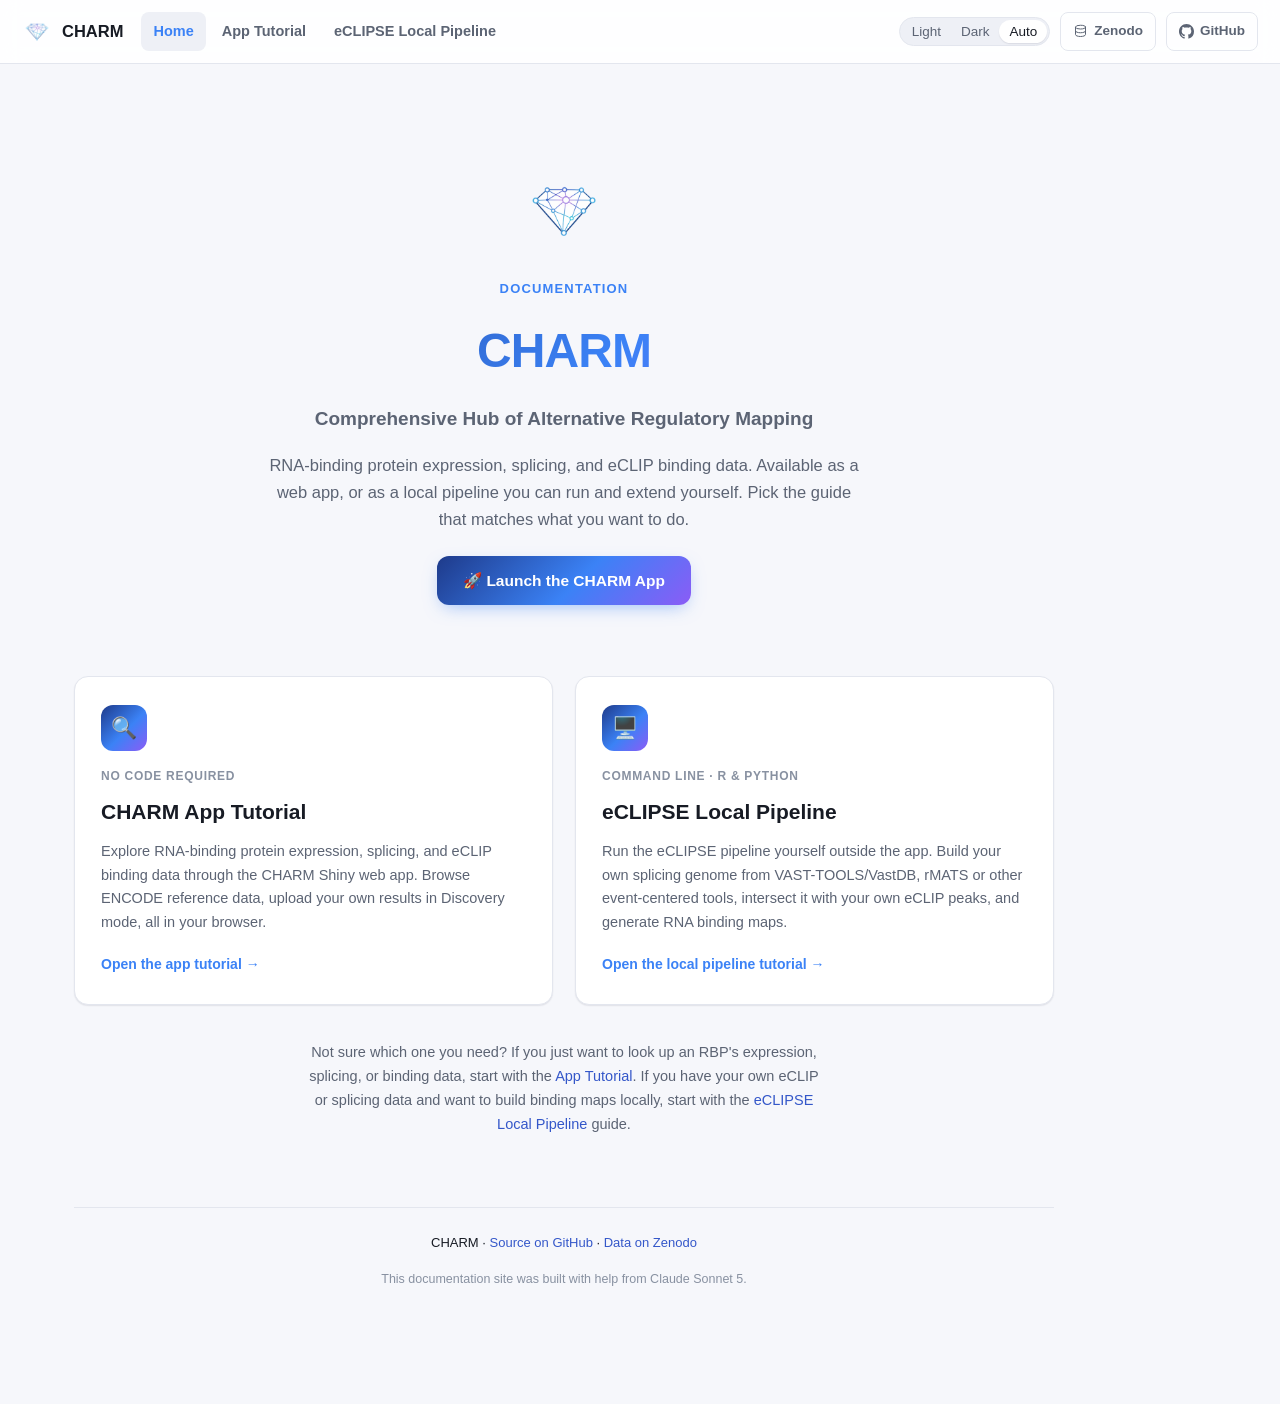
<file: docs/index.html>
<!DOCTYPE html>
<html lang="en">
<head>
<meta charset="UTF-8">
<meta name="viewport" content="width=device-width, initial-scale=1">
<title>CHARM — Documentation</title>
<meta name="description" content="Choose between the CHARM Shiny app tutorial and the eCLIPSE local pipeline tutorial.">
<link rel="icon" type="image/png" href="assets/favicon-32.png">
<link rel="stylesheet" href="assets/site.css">
</head>
<body>

<header class="navbar">
  <a class="brand" href="index.html"><img src="assets/charm-logo-64.png" alt="CHARM logo">CHARM</a>
  <nav class="navlinks">
    <a href="index.html" class="current">Home</a>
    <a href="tutorial.html">App Tutorial</a>
    <a href="eclipse_tutorial.html">eCLIPSE Local Pipeline</a>
  </nav>
  <div class="navright">
    <div class="theme-toggle">
      <button data-mode="light">Light</button>
      <button data-mode="dark">Dark</button>
      <button data-mode="auto">Auto</button>
    </div>
    <a class="ghlink" href="https://doi.org/10.5281/zenodo.21724194" target="_blank" rel="noopener">
      <svg width="15" height="15" viewBox="0 0 24 24" fill="none" stroke="currentColor" stroke-width="1.6" stroke-linecap="round" stroke-linejoin="round" aria-hidden="true"><ellipse cx="12" cy="5" rx="8" ry="3"/><path d="M4 5v6c0 1.66 3.58 3 8 3s8-1.34 8-3V5"/><path d="M4 11v6c0 1.66 3.58 3 8 3s8-1.34 8-3v-6"/></svg>
      <span class="gh-label">Zenodo</span>
    </a>
    <a class="ghlink" href="https://github.com/DiseaseTranscriptomicsLab/CHARM" target="_blank" rel="noopener">
      <svg width="15" height="15" viewBox="0 0 16 16" fill="currentColor" aria-hidden="true"><path d="M8 0C3.58 0 0 3.58 0 8c0 3.54 2.29 6.53 5.47 7.59.4.07.55-.17.55-.38 0-.19-.01-.82-.01-1.49-2.01.37-2.53-.49-2.69-.94-.09-.23-.48-.94-.82-1.13-.28-.15-.68-.52-.01-.53.63-.01 1.08.58 1.23.82.72 1.21 1.87.87 2.33.66.07-.52.28-.87.51-1.07-1.78-.2-3.64-.89-3.64-3.95 0-.87.31-1.59.82-2.15-.08-.2-.36-1.02.08-2.12 0 0 .67-.21 2.2.82.64-.18 1.32-.27 2-.27.68 0 1.36.09 2 .27 1.53-1.04 2.2-.82 2.2-.82.44 1.1.16 1.92.08 2.12.51.56.82 1.27.82 2.15 0 3.07-1.87 3.75-3.65 3.95.29.25.54.73.54 1.48 0 1.07-.01 1.93-.01 2.2 0 .21.15.46.55.38A8.01 8.01 0 0 0 16 8c0-4.42-3.58-8-8-8z"/></svg>
      <span class="gh-label">GitHub</span>
    </a>
  </div>
  <button id="navmenu-toggle" aria-label="Toggle navigation">☰</button>
</header>
<div id="navmenu-panel">
  <a href="index.html">Home</a>
  <a href="tutorial.html">App Tutorial</a>
  <a href="eclipse_tutorial.html">eCLIPSE Local Pipeline</a>
  <a href="https://github.com/DiseaseTranscriptomicsLab/CHARM" target="_blank" rel="noopener" class="panel-gh">GitHub ↗</a>
  <a href="https://doi.org/10.5281/zenodo.21724194" target="_blank" rel="noopener" class="panel-gh">Zenodo ↗</a>
  <div class="theme-toggle">
    <button data-mode="light">Light</button>
    <button data-mode="dark">Dark</button>
    <button data-mode="auto">Auto</button>
  </div>
</div>

<div class="page">
  <main class="content" style="max-width:980px;">
    <div class="hero">
      <img class="hero-logo" src="assets/charm-logo-256.png" alt="CHARM logo">
      <p class="kicker">Documentation</p>
      <h1>CHARM</h1>
      <p class="sub">Comprehensive Hub of Alternative Regulatory Mapping</p>
      <p class="lede">RNA-binding protein expression, splicing, and eCLIP binding data. Available as a web app, or as a local pipeline you can run and extend yourself. Pick the guide that matches what you want to do.</p>
      <p><a class="hero-cta" href="https://compbio.imm.medicina.ulisboa.pt/app/CHARM" target="_blank" rel="noopener">🚀 Launch the CHARM App</a></p>
    </div>

    <div class="hub-cards">
      <a class="hub-card" href="tutorial.html">
        <div class="icon">🔍</div>
        <p class="kicker">No code required</p>
        <h2>CHARM App Tutorial</h2>
        <!-- ORIGINAL (with Network): <p>Explore RNA-binding protein expression, splicing, and eCLIP binding data through the CHARM Shiny web app. Browse ENCODE reference data, upload your own results in Discovery mode, and observe potential multi-omic RBP networks, all in your browser.</p> -->
        <p>Explore RNA-binding protein expression, splicing, and eCLIP binding data through the CHARM Shiny web app. Browse ENCODE reference data, upload your own results in Discovery mode, all in your browser.</p>
        <div class="go">Open the app tutorial →</div>
      </a>

      <a class="hub-card" href="eclipse_tutorial.html">
        <div class="icon">🖥️</div>
        <p class="kicker">Command line · R &amp; Python</p>
        <h2>eCLIPSE Local Pipeline</h2>
        <p>Run the eCLIPSE pipeline yourself outside the app. Build your own splicing genome from VAST-TOOLS/VastDB, rMATS or other event-centered tools, intersect it with your own eCLIP peaks, and generate RNA binding maps.</p>
        <div class="go">Open the local pipeline tutorial →</div>
      </a>
    </div>

    <p style="text-align:center; color:var(--text-muted); font-size:14.5px; max-width:64ch; margin:0 auto;">
      Not sure which one you need? If you just want to look up an RBP's expression, splicing, or binding data, start with the <a href="tutorial.html">App Tutorial</a>. If you have your own eCLIP or splicing data and want to build binding maps locally, start with the <a href="eclipse_tutorial.html">eCLIPSE Local Pipeline</a> guide.
    </p>

    <footer class="page-footer" style="text-align:center;">
      <p>CHARM &middot; <a href="https://github.com/DiseaseTranscriptomicsLab/CHARM" target="_blank" rel="noopener">Source on GitHub</a> &middot; <a href="https://doi.org/10.5281/zenodo.21724194" target="_blank" rel="noopener">Data on Zenodo</a></p>
      <p style="font-size:12.5px; color:var(--text-faint); margin-top:6px;">This documentation site was built with help from Claude Sonnet 5.</p>
    </footer>
  </main>
</div>

<script src="assets/site.js"></script>
</body>
</html>
</file>
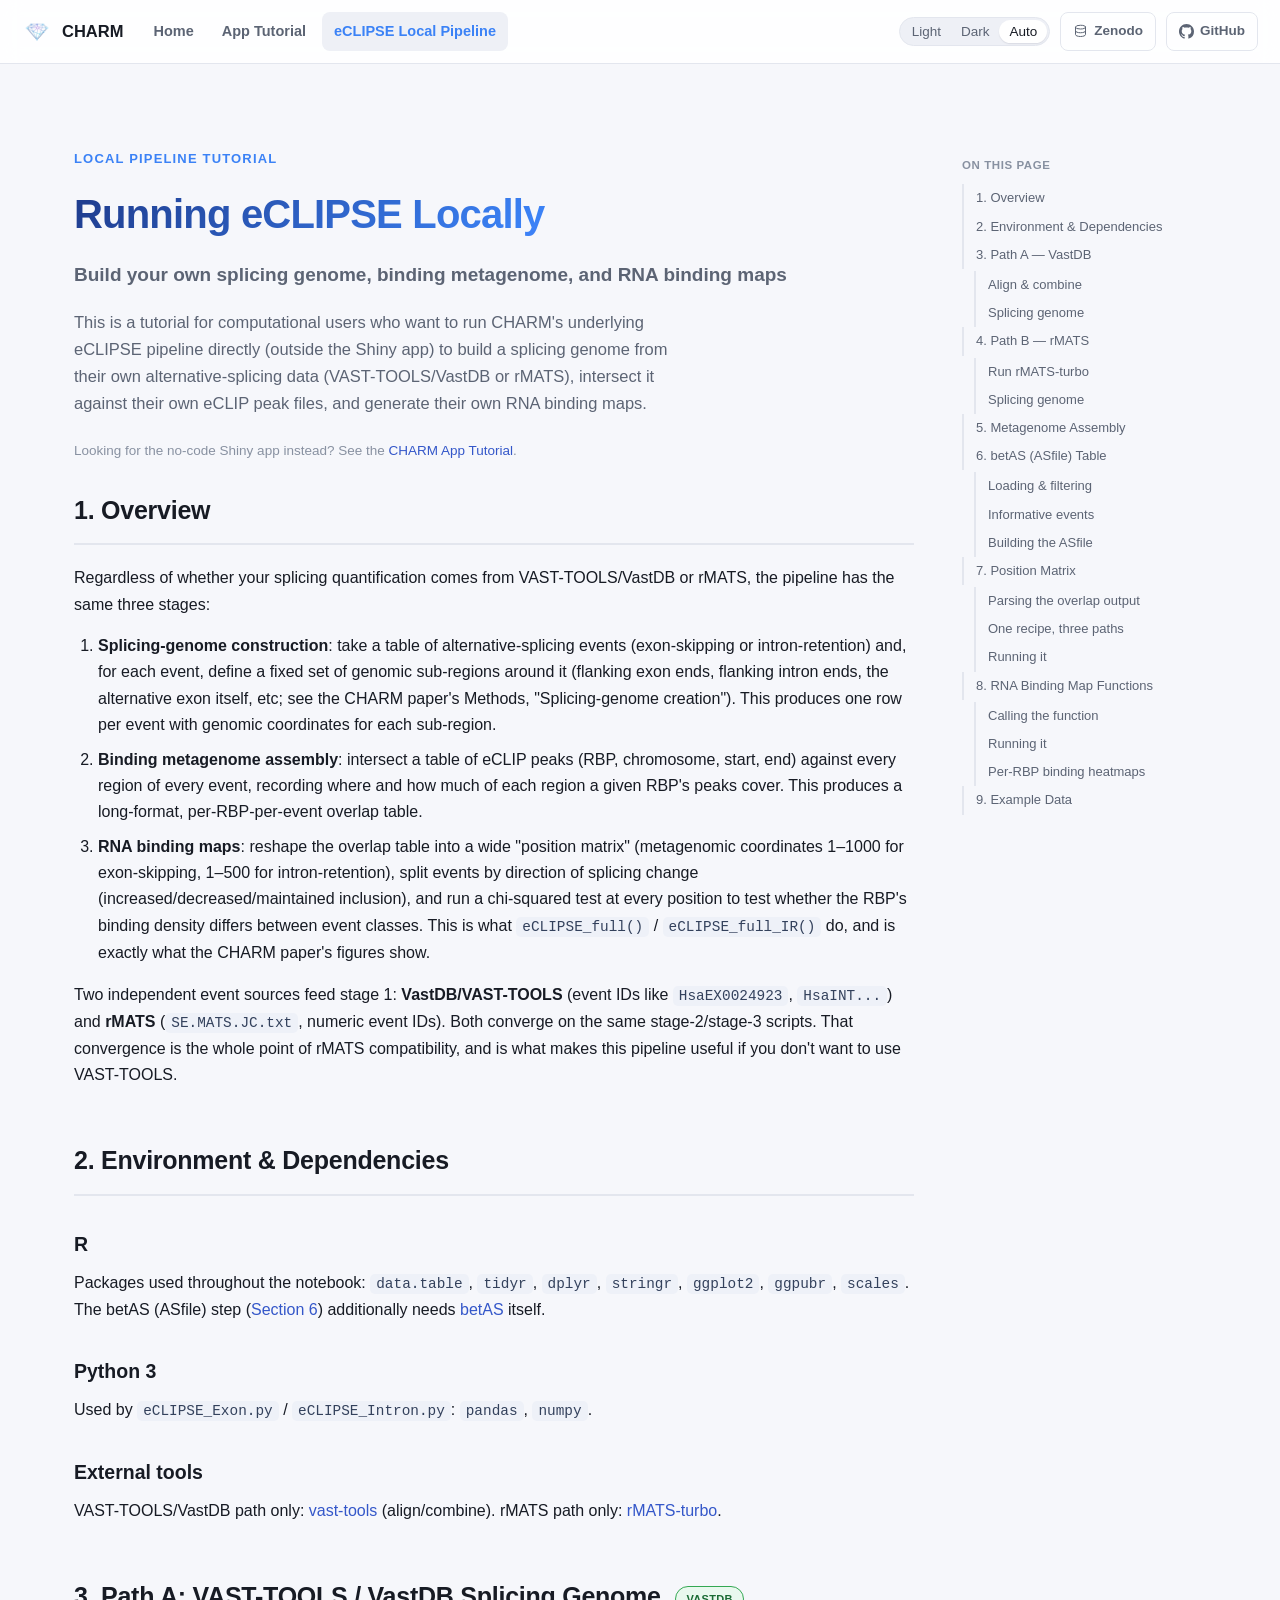
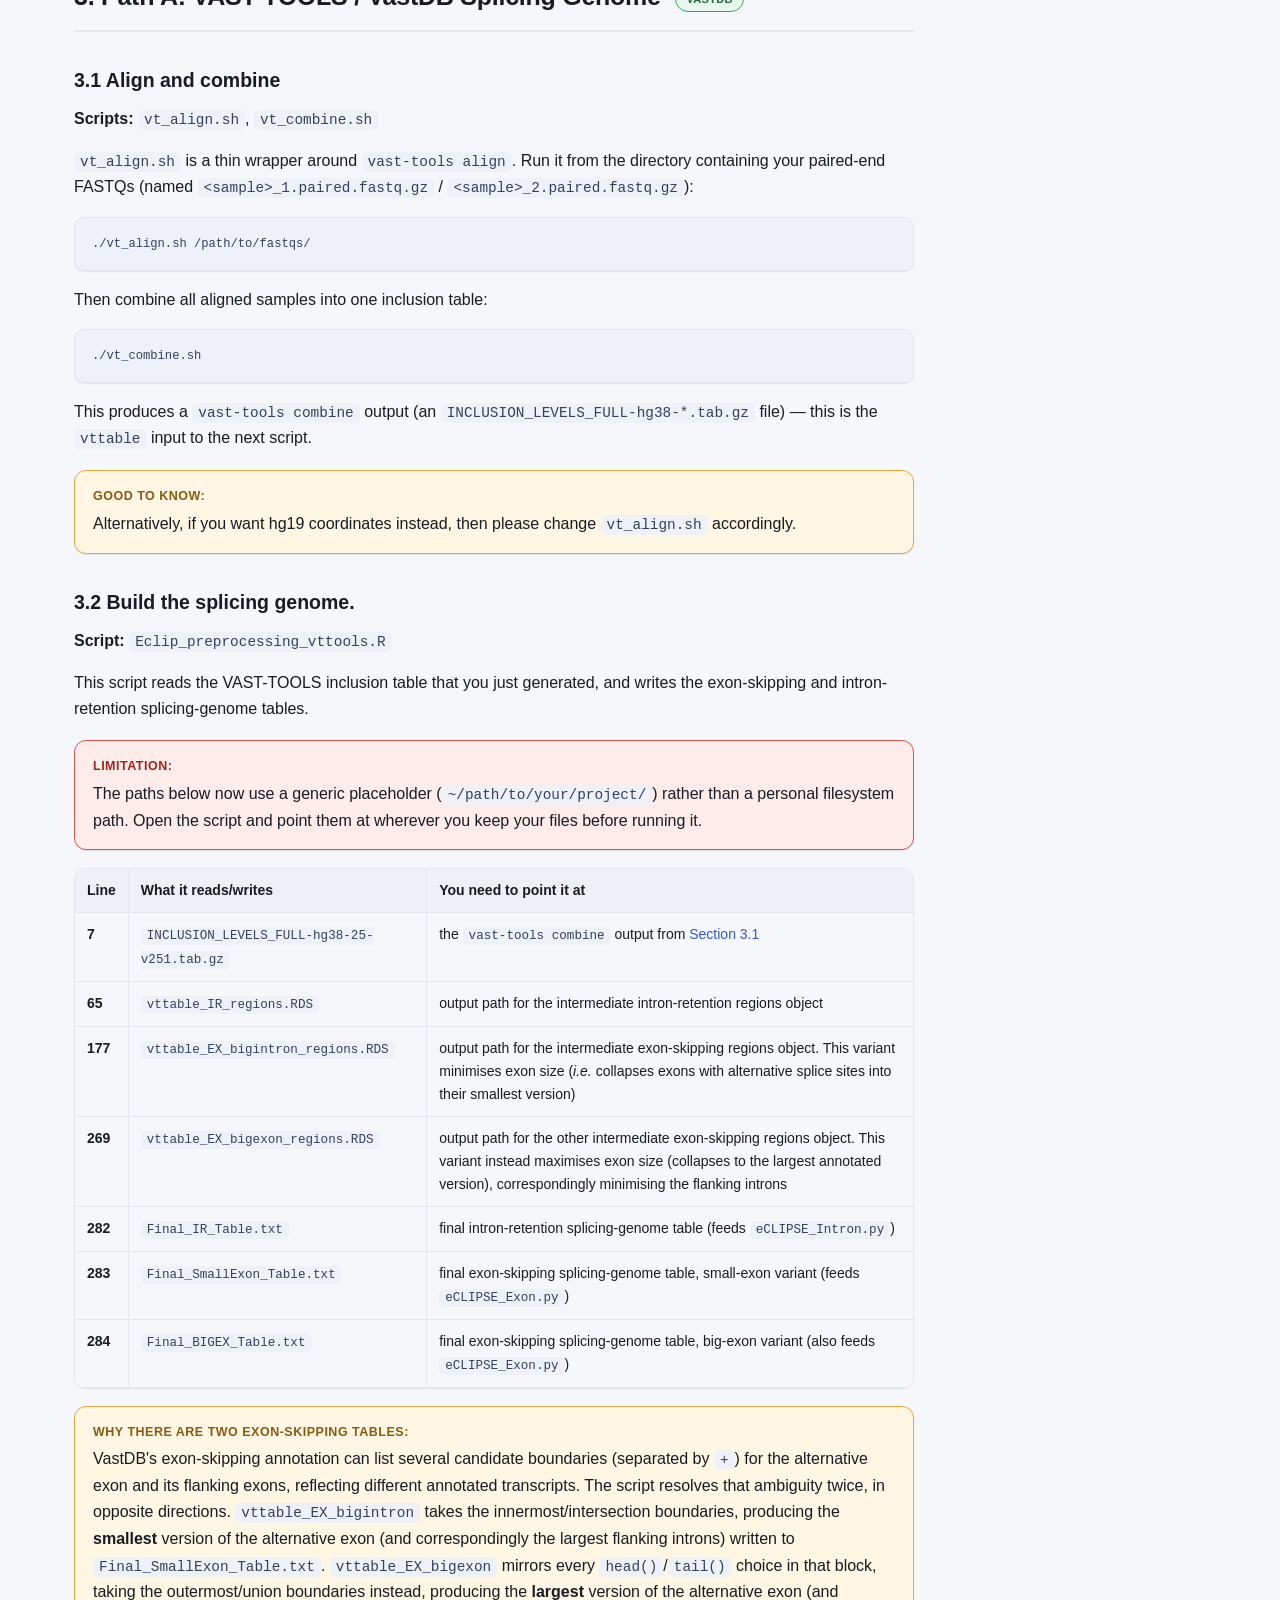
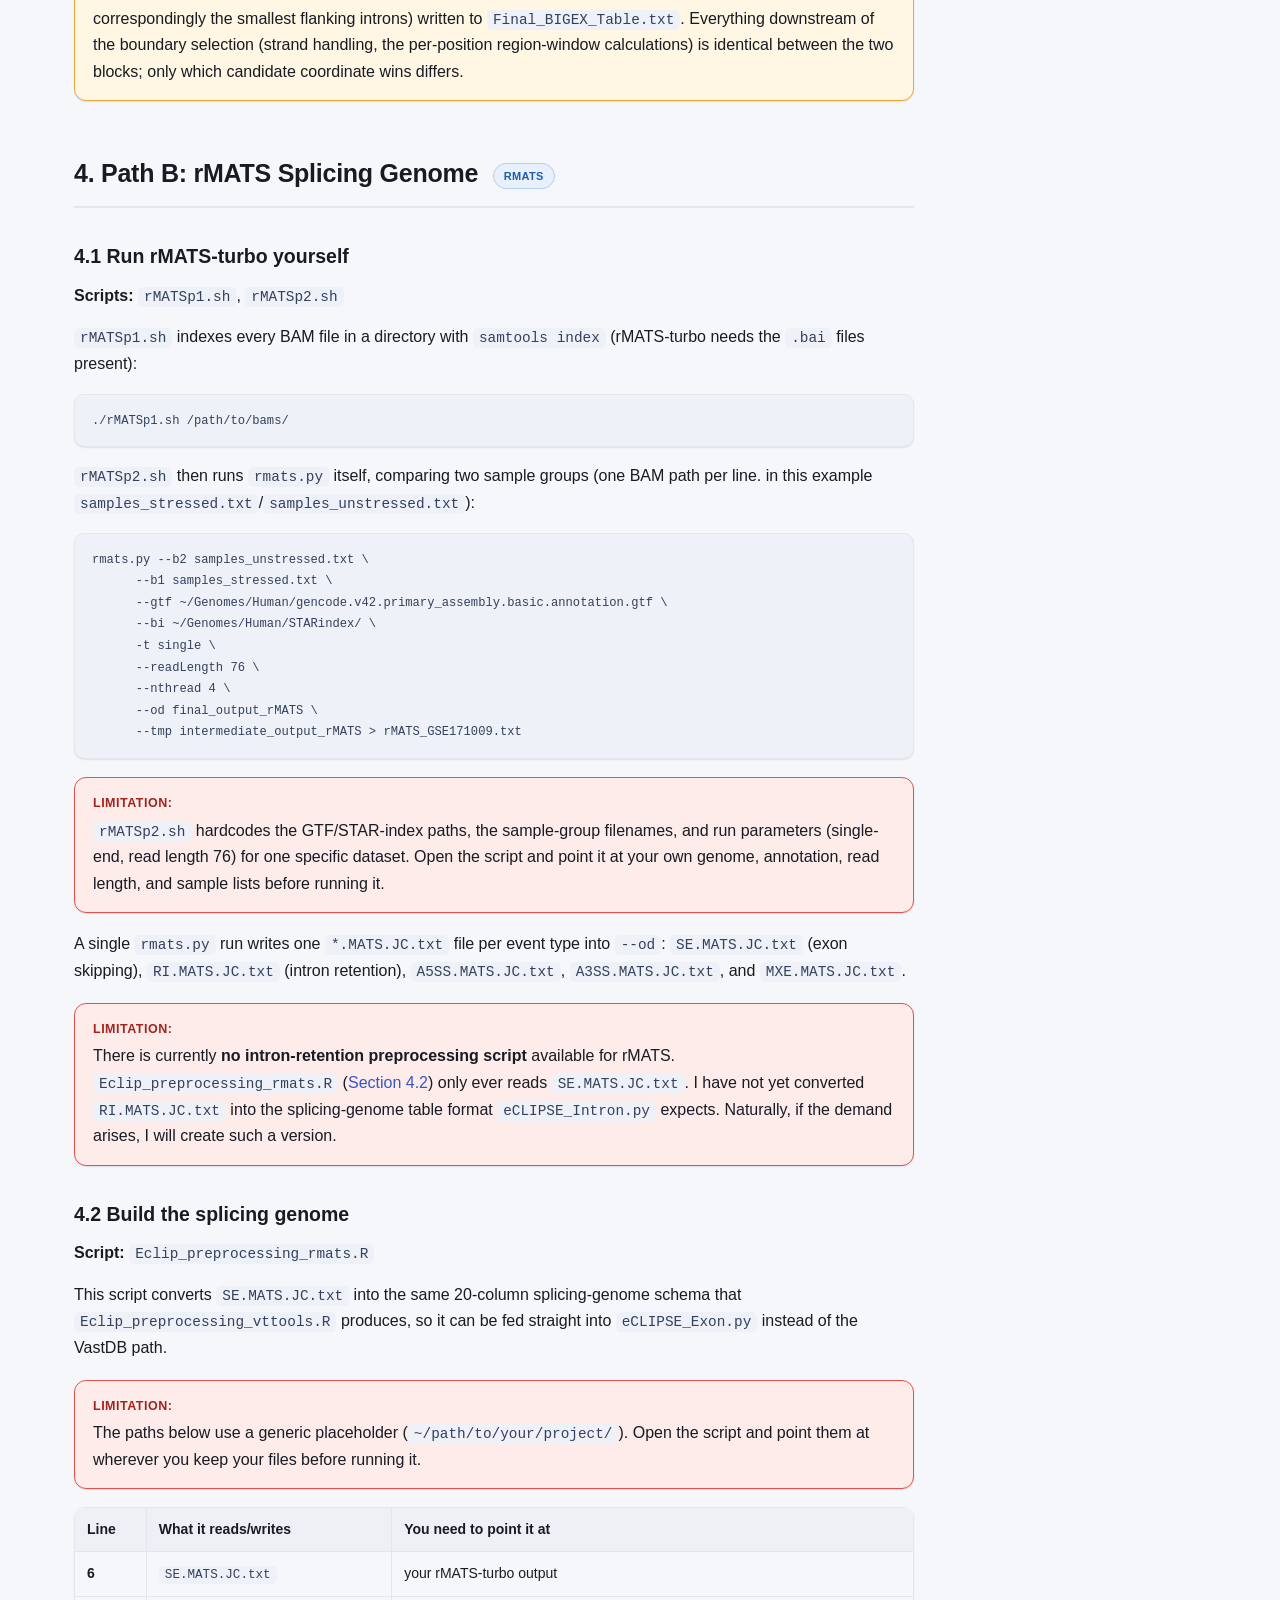
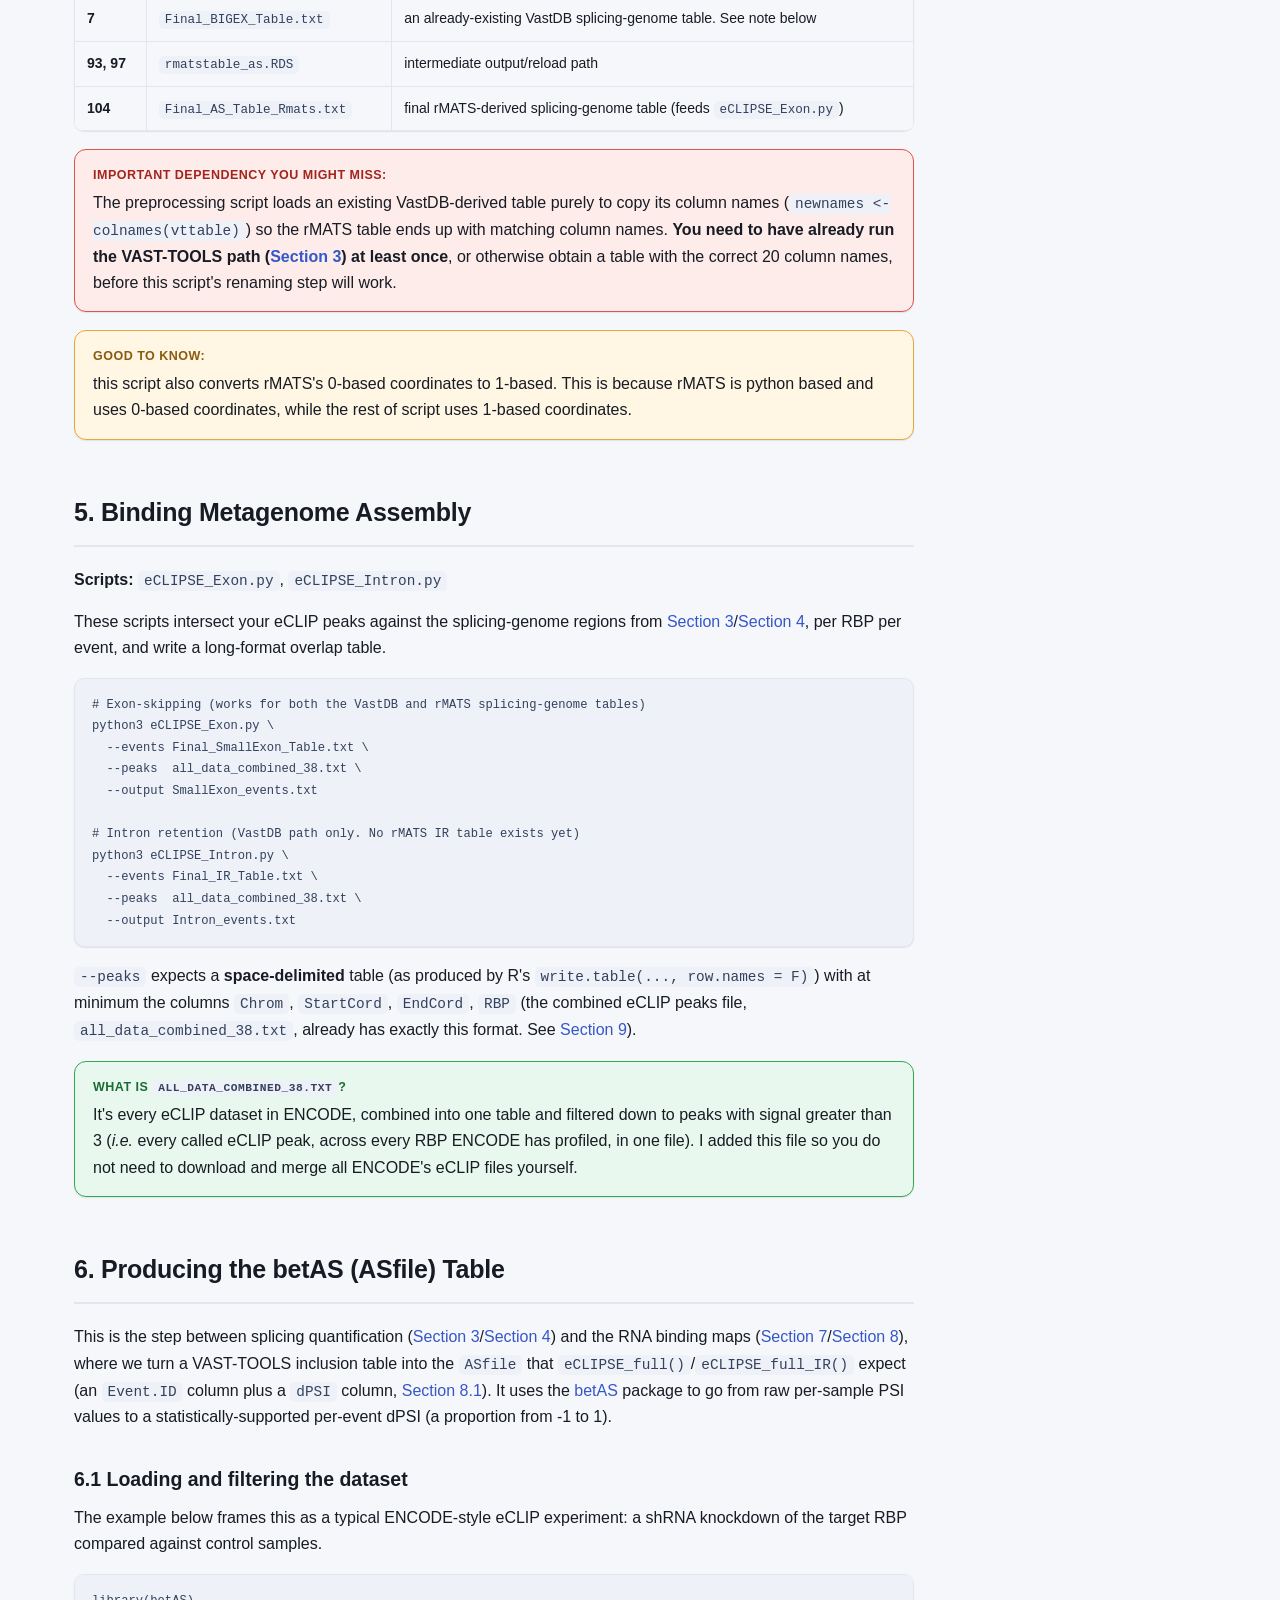
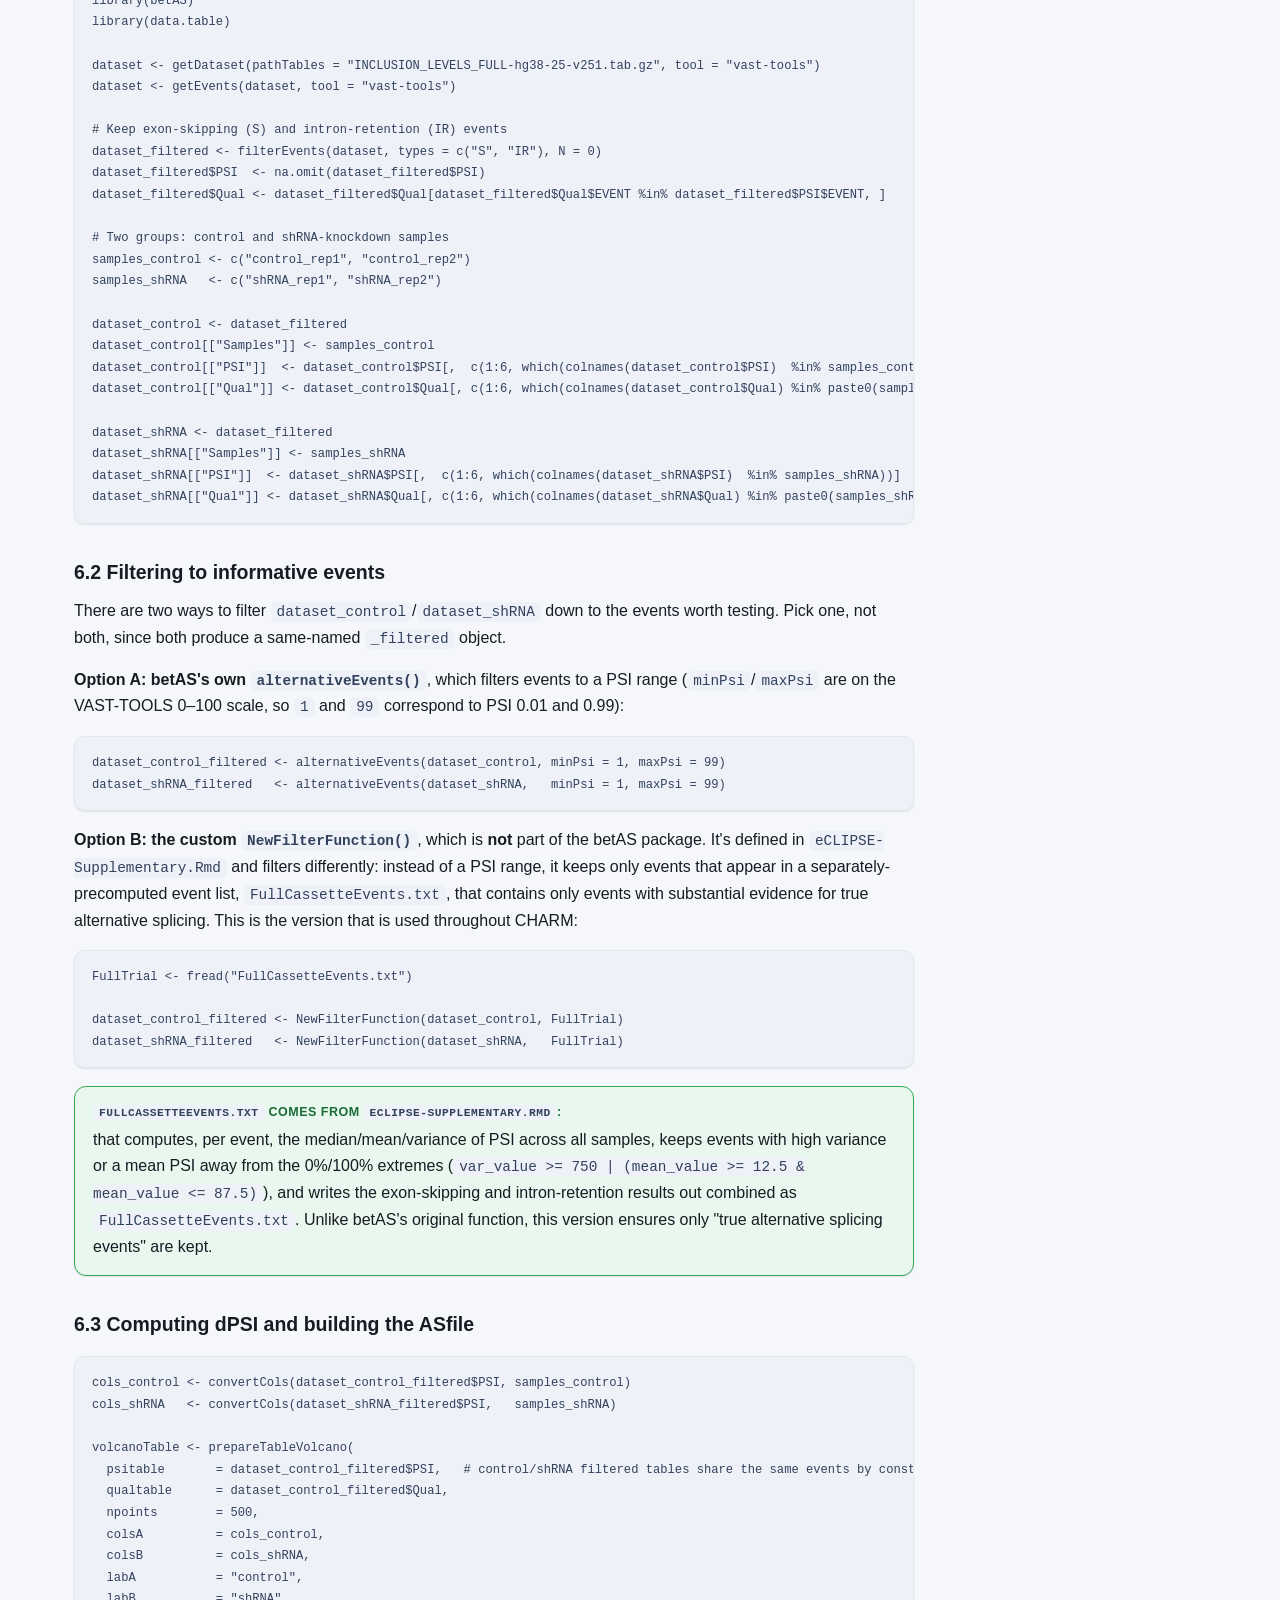
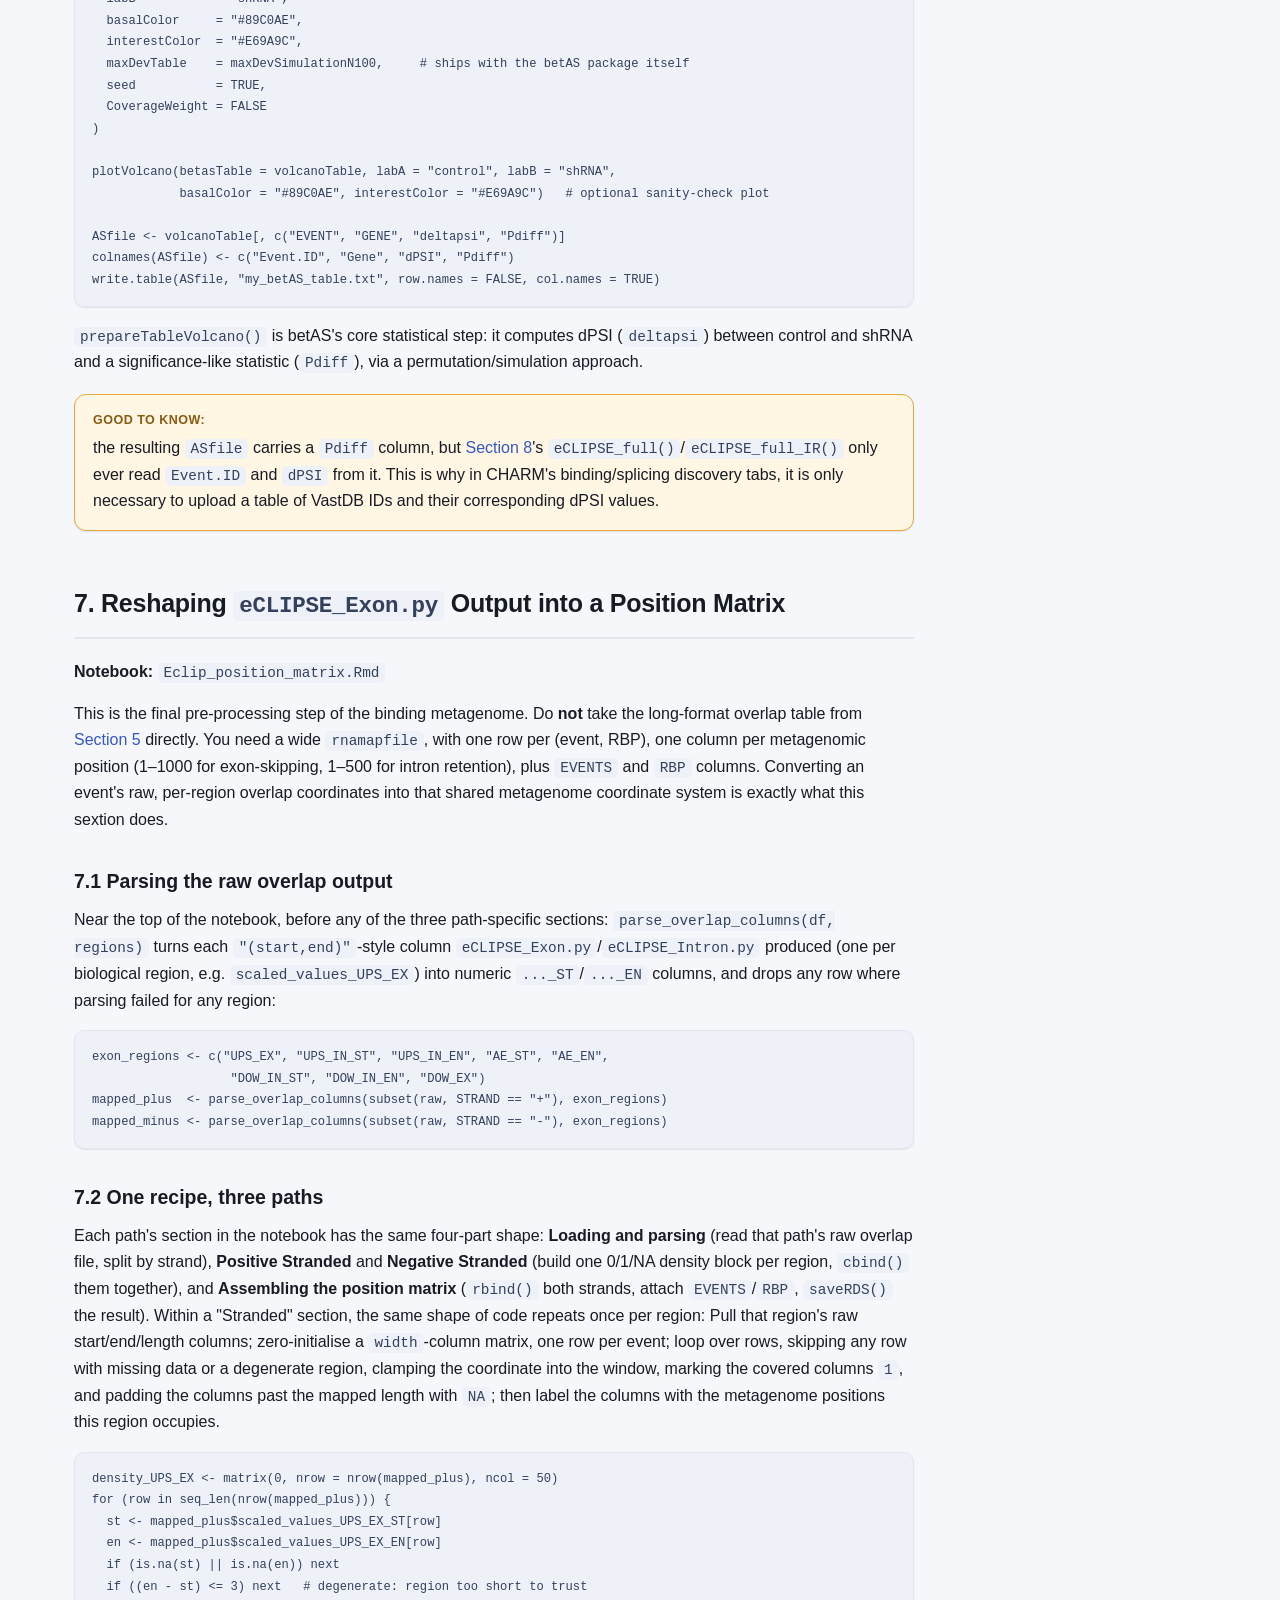
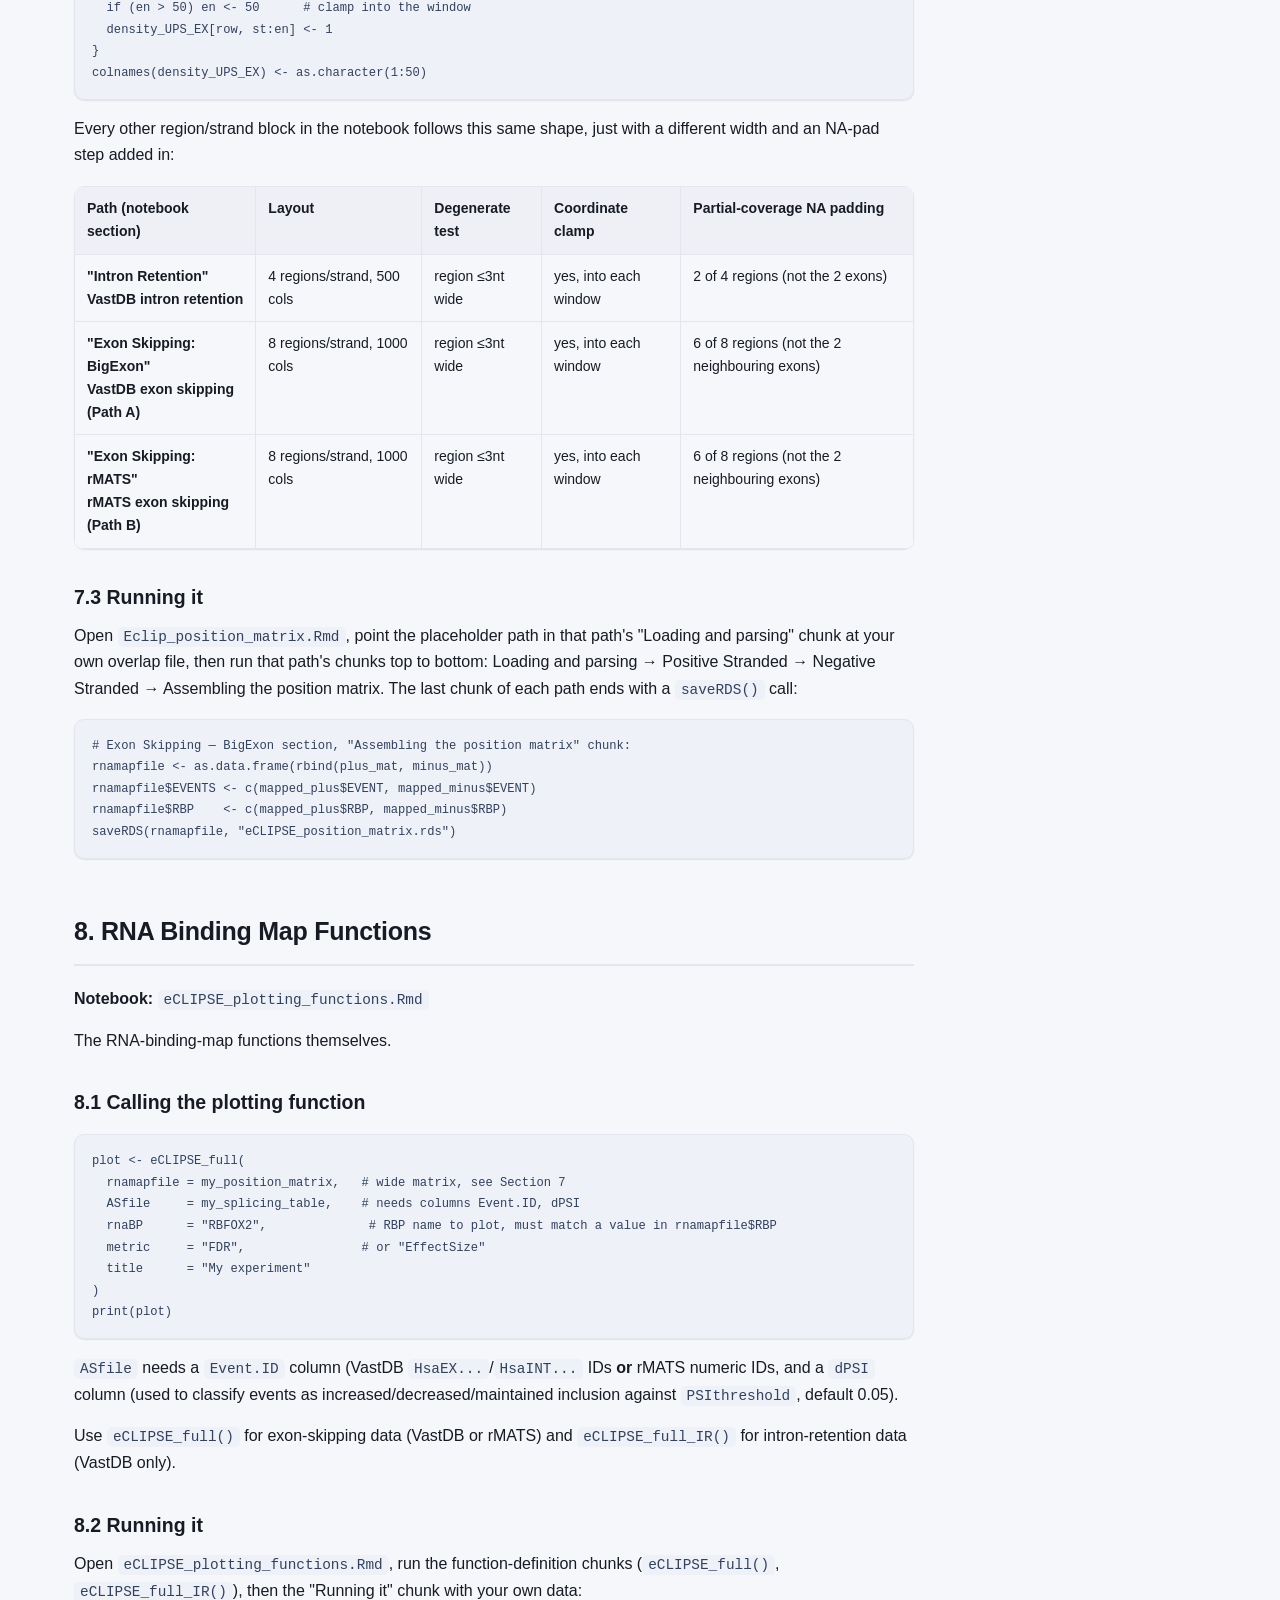
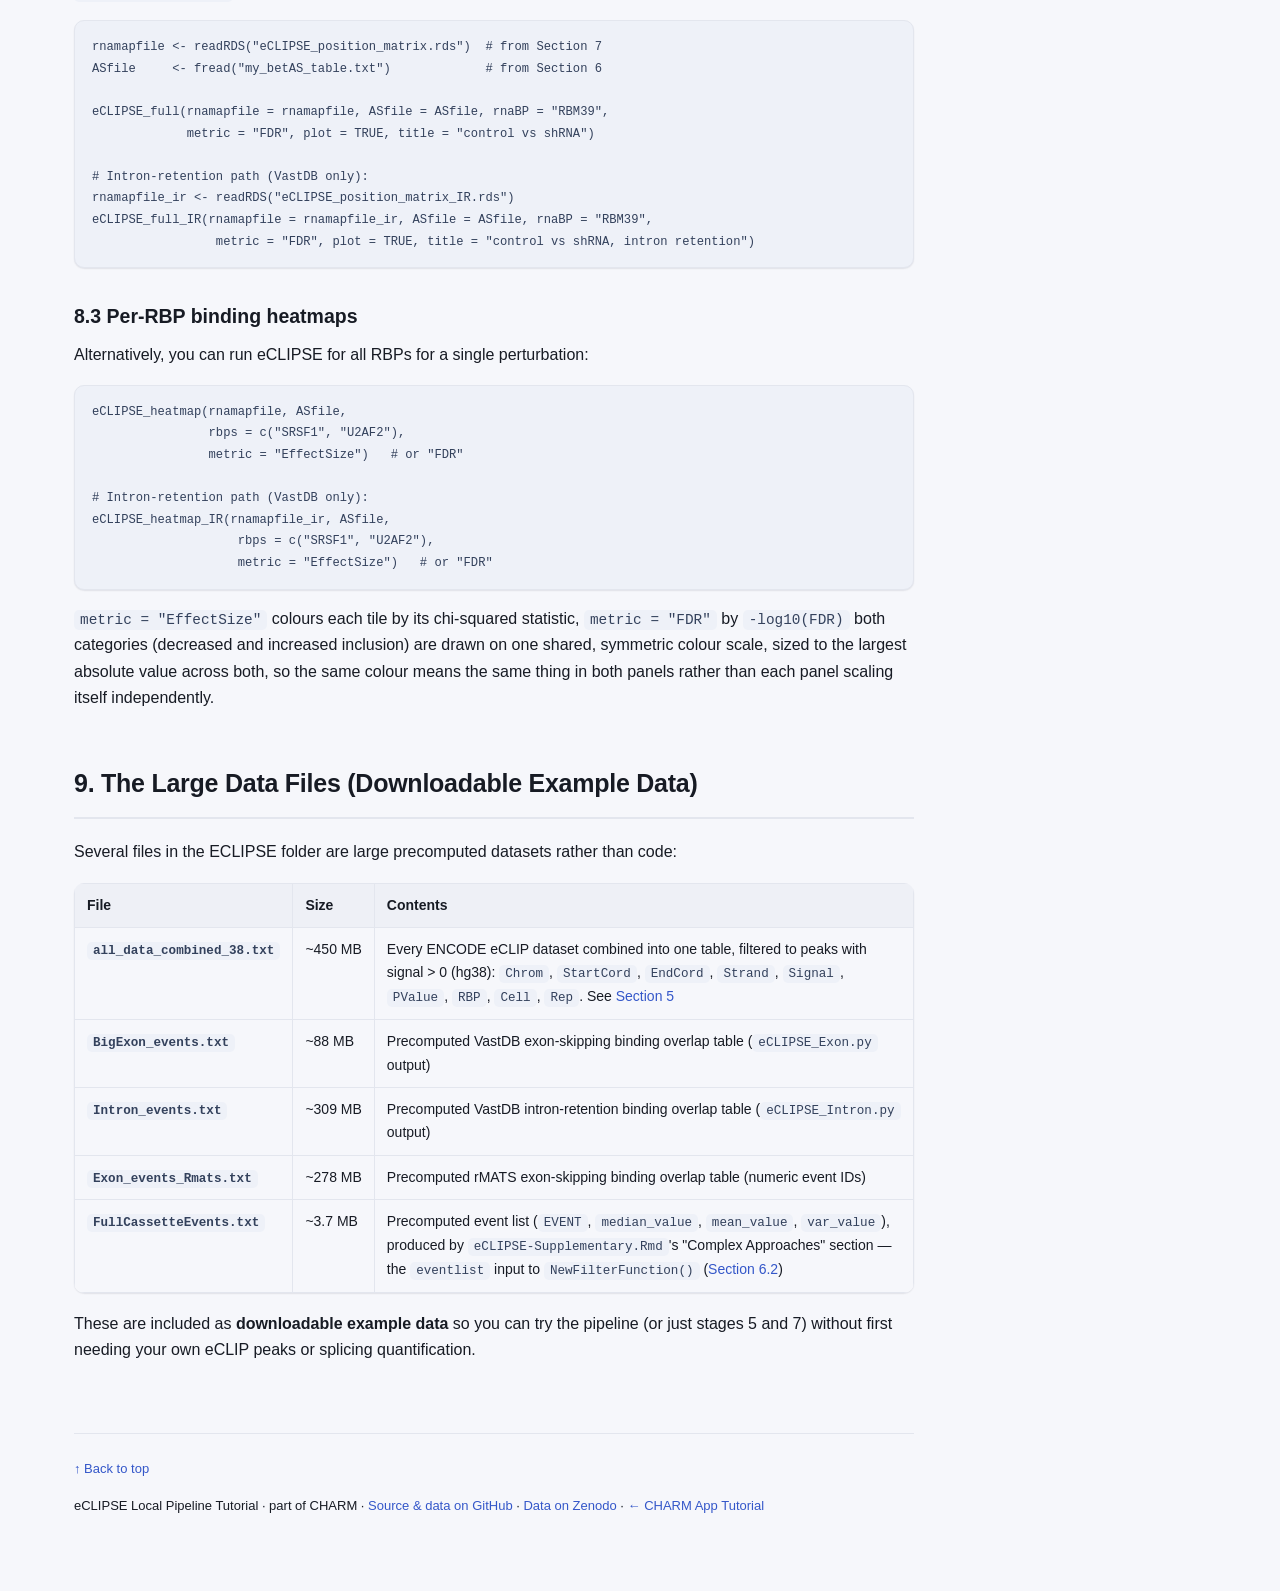
<file: docs/eclipse_tutorial.html>
<!DOCTYPE html>
<html lang="en">
<head>
<meta charset="UTF-8">
<meta name="viewport" content="width=device-width, initial-scale=1">
<title>eCLIPSE — Local Pipeline Tutorial</title>
<meta name="description" content="A guide to running CHARM's eCLIPSE pipeline locally: build your own splicing genome (VAST-TOOLS/VastDB or rMATS), intersect it with your own eCLIP peaks, and generate RNA binding maps.">
<link rel="icon" type="image/png" href="assets/favicon-32.png">
<link rel="stylesheet" href="assets/site.css">
</head>
<body>

<header class="navbar">
  <a class="brand" href="index.html"><img src="assets/charm-logo-64.png" alt="CHARM logo">CHARM</a>
  <nav class="navlinks">
    <a href="index.html">Home</a>
    <a href="tutorial.html">App Tutorial</a>
    <a href="eclipse_tutorial.html" class="current">eCLIPSE Local Pipeline</a>
  </nav>
  <div class="navright">
    <div class="theme-toggle">
      <button data-mode="light">Light</button>
      <button data-mode="dark">Dark</button>
      <button data-mode="auto">Auto</button>
    </div>
    <a class="ghlink" href="https://doi.org/10.5281/zenodo.21724194" target="_blank" rel="noopener">
      <svg width="15" height="15" viewBox="0 0 24 24" fill="none" stroke="currentColor" stroke-width="1.6" stroke-linecap="round" stroke-linejoin="round" aria-hidden="true"><ellipse cx="12" cy="5" rx="8" ry="3"/><path d="M4 5v6c0 1.66 3.58 3 8 3s8-1.34 8-3V5"/><path d="M4 11v6c0 1.66 3.58 3 8 3s8-1.34 8-3v-6"/></svg>
      <span class="gh-label">Zenodo</span>
    </a>
    <a class="ghlink" href="https://github.com/DiseaseTranscriptomicsLab/CHARM" target="_blank" rel="noopener">
      <svg width="15" height="15" viewBox="0 0 16 16" fill="currentColor" aria-hidden="true"><path d="M8 0C3.58 0 0 3.58 0 8c0 3.54 2.29 6.53 5.47 7.59.4.07.55-.17.55-.38 0-.19-.01-.82-.01-1.49-2.01.37-2.53-.49-2.69-.94-.09-.23-.48-.94-.82-1.13-.28-.15-.68-.52-.01-.53.63-.01 1.08.58 1.23.82.72 1.21 1.87.87 2.33.66.07-.52.28-.87.51-1.07-1.78-.2-3.64-.89-3.64-3.95 0-.87.31-1.59.82-2.15-.08-.2-.36-1.02.08-2.12 0 0 .67-.21 2.2.82.64-.18 1.32-.27 2-.27.68 0 1.36.09 2 .27 1.53-1.04 2.2-.82 2.2-.82.44 1.1.16 1.92.08 2.12.51.56.82 1.27.82 2.15 0 3.07-1.87 3.75-3.65 3.95.29.25.54.73.54 1.48 0 1.07-.01 1.93-.01 2.2 0 .21.15.46.55.38A8.01 8.01 0 0 0 16 8c0-4.42-3.58-8-8-8z"/></svg>
      <span class="gh-label">GitHub</span>
    </a>
  </div>
  <button id="navmenu-toggle" aria-label="Toggle navigation">☰</button>
</header>
<div id="navmenu-panel">
  <a href="index.html">Home</a>
  <a href="tutorial.html">App Tutorial</a>
  <a href="eclipse_tutorial.html">eCLIPSE Local Pipeline</a>
  <a href="https://github.com/DiseaseTranscriptomicsLab/CHARM" target="_blank" rel="noopener" class="panel-gh">GitHub ↗</a>
  <a href="https://doi.org/10.5281/zenodo.21724194" target="_blank" rel="noopener" class="panel-gh">Zenodo ↗</a>
  <div class="theme-toggle">
    <button data-mode="light">Light</button>
    <button data-mode="dark">Dark</button>
    <button data-mode="auto">Auto</button>
  </div>
</div>

<div class="page">
  <main class="content" id="top">
    <div class="hero" style="padding-top:36px; text-align:left;">
      <p class="kicker">Local Pipeline Tutorial</p>
      <h1 style="font-size:clamp(28px,4.4vw,40px);">Running eCLIPSE Locally</h1>
      <p class="sub">Build your own splicing genome, binding metagenome, and RNA binding maps</p>
      <p class="lede" style="margin-left:0; margin-right:0;">This is a tutorial for computational users who want to run CHARM's underlying eCLIPSE pipeline directly (outside the Shiny app) to build a splicing genome from their own alternative-splicing data (VAST-TOOLS/VastDB or rMATS), intersect it against their own eCLIP peak files, and generate their own RNA binding maps.</p>
      <p style="font-size:13.5px; color:var(--text-faint); margin:0 0 8px;">Looking for the no-code Shiny app instead? See the <a href="tutorial.html">CHARM App Tutorial</a>.</p>
    </div>

    <section id="overview">
      <h1 class="sec">1. Overview</h1>
      <p>Regardless of whether your splicing quantification comes from VAST-TOOLS/VastDB or rMATS, the pipeline has the same three stages:</p>
      <ol class="steps">
        <li><strong>Splicing-genome construction</strong>: take a table of alternative-splicing events (exon-skipping or intron-retention) and, for each event, define a fixed set of genomic sub-regions around it (flanking exon ends, flanking intron ends, the alternative exon itself, etc; see the CHARM paper's Methods, "Splicing-genome creation"). This produces one row per event with genomic coordinates for each sub-region.</li>
        <li><strong>Binding metagenome assembly</strong>: intersect a table of eCLIP peaks (RBP, chromosome, start, end) against every region of every event, recording where and how much of each region a given RBP's peaks cover. This produces a long-format, per-RBP-per-event overlap table.</li>
        <li><strong>RNA binding maps</strong>: reshape the overlap table into a wide "position matrix" (metagenomic coordinates 1–1000 for exon-skipping, 1–500 for intron-retention), split events by direction of splicing change (increased/decreased/maintained inclusion), and run a chi-squared test at every position to test whether the RBP's binding density differs between event classes. This is what <code>eCLIPSE_full()</code> / <code>eCLIPSE_full_IR()</code> do, and is exactly what the CHARM paper's figures show.</li>
      </ol>
      <p>Two independent event sources feed stage 1: <strong>VastDB/VAST-TOOLS</strong> (event IDs like <code>HsaEX0024923</code>, <code>HsaINT...</code>) and <strong>rMATS</strong> (<code>SE.MATS.JC.txt</code>, numeric event IDs). Both converge on the same stage-2/stage-3 scripts. That convergence is the whole point of rMATS compatibility, and is what makes this pipeline useful if you don't want to use VAST-TOOLS.</p>
    </section>

    <section id="environment">
      <h1 class="sec">2. Environment &amp; Dependencies</h1>
      <h2 class="sub">R</h2>
      <p>Packages used throughout the notebook: <code>data.table</code>, <code>tidyr</code>, <code>dplyr</code>, <code>stringr</code>, <code>ggplot2</code>, <code>ggpubr</code>, <code>scales</code>. The betAS (ASfile) step (<a href="#betas">Section 6</a>) additionally needs <a href="https://github.com/DiseaseTranscriptomicsLab/betAS" target="_blank" rel="noopener">betAS</a> itself.</p>
      <h2 class="sub">Python 3</h2>
      <p>Used by <code>eCLIPSE_Exon.py</code> / <code>eCLIPSE_Intron.py</code>: <code>pandas</code>, <code>numpy</code>.</p>
      <h2 class="sub">External tools</h2>
      <p>VAST-TOOLS/VastDB path only: <a href="https://github.com/vastgroup/vast-tools" target="_blank" rel="noopener">vast-tools</a> (align/combine). rMATS path only: <a href="https://github.com/Xinglab/rmats-turbo" target="_blank" rel="noopener">rMATS-turbo</a>.</p>
    </section>

    <section id="path-a">
      <h1 class="sec">3. Path A: VAST-TOOLS / VastDB Splicing Genome <span class="path-badge vastdb">VastDB</span></h1>

      <h2 class="sub" id="path-a-align">3.1 Align and combine</h2>
      <p class="purpose"><b>Scripts:</b> <code>vt_align.sh</code>, <code>vt_combine.sh</code></p>
      <p><code>vt_align.sh</code> is a thin wrapper around <code>vast-tools align</code>. Run it from the directory containing your paired-end FASTQs (named <code>&lt;sample&gt;_1.paired.fastq.gz</code> / <code>&lt;sample&gt;_2.paired.fastq.gz</code>):</p>
      <pre><code>./vt_align.sh /path/to/fastqs/</code></pre>
      <p>Then combine all aligned samples into one inclusion table:</p>
      <pre><code>./vt_combine.sh</code></pre>
      <p>This produces a <code>vast-tools combine</code> output (an <code>INCLUSION_LEVELS_FULL-hg38-*.tab.gz</code> file) — this is the <code>vttable</code> input to the next script. </p>
      <div class="box good"><b class="tag">Good to know:</b> Alternatively, if you want hg19 coordinates instead, then please change <code>vt_align.sh</code> accordingly.</div>

      <h2 class="sub" id="path-a-genome">3.2 Build the splicing genome. </h2>
      <p class="purpose"><b>Script:</b> <code>Eclip_preprocessing_vttools.R</code></p>
      <p>This script reads the VAST-TOOLS inclusion table that you just generated, and writes the exon-skipping and intron-retention splicing-genome tables.</p>
      <div class="box caution"><b class="tag">Limitation:</b> The paths below now use a generic placeholder (<code>~/path/to/your/project/</code>) rather than a personal filesystem path. Open the script and point them at wherever you keep your files before running it.</div>
      <table class="gloss">
        <tr><th>Line</th><th>What it reads/writes</th><th>You need to point it at</th></tr>
        <tr><td>7</td><td><code>INCLUSION_LEVELS_FULL-hg38-25-v251.tab.gz</code></td><td>the <code>vast-tools combine</code> output from <a href="#path-a-align">Section 3.1</a></td></tr>
        <tr><td>65</td><td><code>vttable_IR_regions.RDS</code></td><td>output path for the intermediate intron-retention regions object</td></tr>
        <tr><td>177</td><td><code>vttable_EX_bigintron_regions.RDS</code></td><td>output path for the intermediate exon-skipping regions object. This variant minimises exon size (<i>i.e.</i> collapses exons with alternative splice sites into their smallest version)</td></tr>
        <tr><td>269</td><td><code>vttable_EX_bigexon_regions.RDS</code></td><td>output path for the other intermediate exon-skipping regions object. This variant instead maximises exon size (collapses to the largest annotated version), correspondingly minimising the flanking introns</td></tr>
        <tr><td>282</td><td><code>Final_IR_Table.txt</code></td><td>final intron-retention splicing-genome table (feeds <code>eCLIPSE_Intron.py</code>)</td></tr>
        <tr><td>283</td><td><code>Final_SmallExon_Table.txt</code></td><td>final exon-skipping splicing-genome table, small-exon variant (feeds <code>eCLIPSE_Exon.py</code>)</td></tr>
        <tr><td>284</td><td><code>Final_BIGEX_Table.txt</code></td><td>final exon-skipping splicing-genome table, big-exon variant (also feeds <code>eCLIPSE_Exon.py</code>)</td></tr>
      </table>
      <div class="box good"><b class="tag">Why there are two exon-skipping tables:</b> VastDB's exon-skipping annotation can list several candidate boundaries (separated by <code>+</code>) for the alternative exon and its flanking exons, reflecting different annotated transcripts. The script resolves that ambiguity twice, in opposite directions. <code>vttable_EX_bigintron</code> takes the innermost/intersection boundaries, producing the <strong>smallest</strong> version of the alternative exon (and correspondingly the largest flanking introns) written to <code>Final_SmallExon_Table.txt</code>. <code>vttable_EX_bigexon</code> mirrors every <code>head()</code>/<code>tail()</code> choice in that block, taking the outermost/union boundaries instead, producing the <strong>largest</strong> version of the alternative exon (and correspondingly the smallest flanking introns) written to <code>Final_BIGEX_Table.txt</code>. Everything downstream of the boundary selection (strand handling, the per-position region-window calculations) is identical between the two blocks; only which candidate coordinate wins differs.</div>
    </section>

    <section id="path-b">
      <h1 class="sec">4. Path B: rMATS Splicing Genome <span class="path-badge rmats">rMATS</span></h1>

      <h2 class="sub" id="path-b-run">4.1 Run rMATS-turbo yourself</h2>
      <p class="purpose"><b>Scripts:</b> <code>rMATSp1.sh</code>, <code>rMATSp2.sh</code></p>
      <p><code>rMATSp1.sh</code> indexes every BAM file in a directory with <code>samtools index</code> (rMATS-turbo needs the <code>.bai</code> files present):</p>
      <pre><code>./rMATSp1.sh /path/to/bams/</code></pre>
      <p><code>rMATSp2.sh</code> then runs <code>rmats.py</code> itself, comparing two sample groups (one BAM path per line. in this example <code>samples_stressed.txt</code>/<code>samples_unstressed.txt</code>):</p>
      <pre><code>rmats.py --b2 samples_unstressed.txt \
      --b1 samples_stressed.txt \
      --gtf ~/Genomes/Human/gencode.v42.primary_assembly.basic.annotation.gtf \
      --bi ~/Genomes/Human/STARindex/ \
      -t single \
      --readLength 76 \
      --nthread 4 \
      --od final_output_rMATS \
      --tmp intermediate_output_rMATS &gt; rMATS_GSE171009.txt</code></pre>
      <div class="box caution"><b class="tag">Limitation:</b> <code>rMATSp2.sh</code> hardcodes the GTF/STAR-index paths, the sample-group filenames, and run parameters (single-end, read length 76) for one specific dataset. Open the script and point it at your own genome, annotation, read length, and sample lists before running it.</div>
      <p>A single <code>rmats.py</code> run writes one <code>*.MATS.JC.txt</code> file per event type into <code>--od</code>: <code>SE.MATS.JC.txt</code> (exon skipping), <code>RI.MATS.JC.txt</code> (intron retention), <code>A5SS.MATS.JC.txt</code>, <code>A3SS.MATS.JC.txt</code>, and <code>MXE.MATS.JC.txt</code>. </p>
      <div class="box caution"><b class="tag">Limitation:</b> There is currently <strong>no intron-retention preprocessing script</strong> available for rMATS. <code>Eclip_preprocessing_rmats.R</code> (<a href="#path-b-genome">Section 4.2</a>) only ever reads <code>SE.MATS.JC.txt</code>. I have not yet converted <code>RI.MATS.JC.txt</code> into the splicing-genome table format <code>eCLIPSE_Intron.py</code> expects. Naturally, if the demand arises, I will create such a version.</div>

      <h2 class="sub" id="path-b-genome">4.2 Build the splicing genome</h2>
      <p class="purpose"><b>Script:</b> <code>Eclip_preprocessing_rmats.R</code></p>
      <p>This script converts <code>SE.MATS.JC.txt</code> into the same 20-column splicing-genome schema that <code>Eclip_preprocessing_vttools.R</code> produces, so it can be fed straight into <code>eCLIPSE_Exon.py</code> instead of the VastDB path.</p>
      <div class="box caution"><b class="tag">Limitation:</b> The paths below use a generic placeholder (<code>~/path/to/your/project/</code>). Open the script and point them at wherever you keep your files before running it.</div>
      <table class="gloss">
        <tr><th>Line</th><th>What it reads/writes</th><th>You need to point it at</th></tr>
        <tr><td>6</td><td><code>SE.MATS.JC.txt</code></td><td>your rMATS-turbo output</td></tr>
        <tr><td>7</td><td><code>Final_BIGEX_Table.txt</code></td><td>an already-existing VastDB splicing-genome table. See note below</td></tr>
        <tr><td>93, 97</td><td><code>rmatstable_as.RDS</code></td><td>intermediate output/reload path</td></tr>
        <tr><td>104</td><td><code>Final_AS_Table_Rmats.txt</code></td><td>final rMATS-derived splicing-genome table (feeds <code>eCLIPSE_Exon.py</code>)</td></tr>
      </table>
      <div class="box caution"><b class="tag">Important dependency you might miss:</b> The preprocessing script loads an existing VastDB-derived table purely to copy its column names (<code>newnames &lt;- colnames(vttable)</code>) so the rMATS table ends up with matching column names. <strong>You need to have already run the VAST-TOOLS path (<a href="#path-a">Section 3</a>) at least once</strong>, or otherwise obtain a table with the correct 20 column names, before this script's renaming step will work.</div>
      <div class="box good"><b class="tag">Good to know:</b> this script also converts rMATS's 0-based coordinates to 1-based. This is because rMATS is python based and uses 0-based coordinates, while the rest of script uses 1-based coordinates.</div>
    </section>

    <section id="metagenome">
      <h1 class="sec">5. Binding Metagenome Assembly</h1>
      <p class="purpose"><b>Scripts:</b> <code>eCLIPSE_Exon.py</code>, <code>eCLIPSE_Intron.py</code></p>
      <p>These scripts intersect your eCLIP peaks against the splicing-genome regions from <a href="#path-a">Section 3</a>/<a href="#path-b">Section 4</a>, per RBP per event, and write a long-format overlap table.</p>
      <pre><code># Exon-skipping (works for both the VastDB and rMATS splicing-genome tables)
python3 eCLIPSE_Exon.py \
  --events Final_SmallExon_Table.txt \
  --peaks  all_data_combined_38.txt \
  --output SmallExon_events.txt

# Intron retention (VastDB path only. No rMATS IR table exists yet)
python3 eCLIPSE_Intron.py \
  --events Final_IR_Table.txt \
  --peaks  all_data_combined_38.txt \
  --output Intron_events.txt</code></pre>
      <p><code>--peaks</code> expects a <strong>space-delimited</strong> table (as produced by R's <code>write.table(..., row.names = F)</code>) with at minimum the columns <code>Chrom</code>, <code>StartCord</code>, <code>EndCord</code>, <code>RBP</code> (the combined eCLIP peaks file, <code>all_data_combined_38.txt</code>, already has exactly this format. See <a href="#example-data">Section 9</a>).</p>
      <div class="box why"><b class="tag">What is <code>all_data_combined_38.txt</code>?</b> It's every eCLIP dataset in ENCODE, combined into one table and filtered down to peaks with signal greater than 3 (<i>i.e.</i> every called eCLIP peak, across every RBP ENCODE has profiled, in one file). I added this file so you do not need to download and merge all ENCODE's eCLIP files yourself.</div>
    </section>

    <section id="betas">
      <h1 class="sec">6. Producing the betAS (ASfile) Table</h1>
      <p>This is the step between splicing quantification (<a href="#path-a">Section 3</a>/<a href="#path-b">Section 4</a>) and the RNA binding maps (<a href="#position-matrix">Section 7</a>/<a href="#binding-maps">Section 8</a>), where we turn a VAST-TOOLS inclusion table into the <code>ASfile</code> that <code>eCLIPSE_full()</code>/<code>eCLIPSE_full_IR()</code> expect (an <code>Event.ID</code> column plus a <code>dPSI</code> column, <a href="#calling">Section 8.1</a>). It uses the <a href="https://github.com/DiseaseTranscriptomicsLab/betAS" target="_blank" rel="noopener">betAS</a> package to go from raw per-sample PSI values to a statistically-supported per-event dPSI (a proportion from -1 to 1).</p>
      <h2 class="sub" id="betas-load">6.1 Loading and filtering the dataset</h2>
      <p>The example below frames this as a typical ENCODE-style eCLIP experiment: a shRNA knockdown of the target RBP compared against control samples.</p>
      <pre><code>library(betAS)
library(data.table)

dataset <- getDataset(pathTables = "INCLUSION_LEVELS_FULL-hg38-25-v251.tab.gz", tool = "vast-tools")
dataset <- getEvents(dataset, tool = "vast-tools")

# Keep exon-skipping (S) and intron-retention (IR) events
dataset_filtered <- filterEvents(dataset, types = c("S", "IR"), N = 0)
dataset_filtered$PSI  <- na.omit(dataset_filtered$PSI)
dataset_filtered$Qual <- dataset_filtered$Qual[dataset_filtered$Qual$EVENT %in% dataset_filtered$PSI$EVENT, ]

# Two groups: control and shRNA-knockdown samples
samples_control <- c("control_rep1", "control_rep2")
samples_shRNA   <- c("shRNA_rep1", "shRNA_rep2")

dataset_control <- dataset_filtered
dataset_control[["Samples"]] <- samples_control
dataset_control[["PSI"]]  <- dataset_control$PSI[,  c(1:6, which(colnames(dataset_control$PSI)  %in% samples_control))]
dataset_control[["Qual"]] <- dataset_control$Qual[, c(1:6, which(colnames(dataset_control$Qual) %in% paste0(samples_control, ".Q")))]

dataset_shRNA <- dataset_filtered
dataset_shRNA[["Samples"]] <- samples_shRNA
dataset_shRNA[["PSI"]]  <- dataset_shRNA$PSI[,  c(1:6, which(colnames(dataset_shRNA$PSI)  %in% samples_shRNA))]
dataset_shRNA[["Qual"]] <- dataset_shRNA$Qual[, c(1:6, which(colnames(dataset_shRNA$Qual) %in% paste0(samples_shRNA, ".Q")))]</code></pre>

      <h2 class="sub" id="betas-filter">6.2 Filtering to informative events</h2>
      <p>There are two ways to filter <code>dataset_control</code>/<code>dataset_shRNA</code> down to the events worth testing. Pick one, not both, since both produce a same-named <code>_filtered</code> object.</p>
      <p><strong>Option A: betAS's own <code>alternativeEvents()</code></strong>, which filters events to a PSI range (<code>minPsi</code>/<code>maxPsi</code> are on the VAST-TOOLS 0&ndash;100 scale, so <code>1</code> and <code>99</code> correspond to PSI 0.01 and 0.99):</p>
      <pre><code>dataset_control_filtered <- alternativeEvents(dataset_control, minPsi = 1, maxPsi = 99)
dataset_shRNA_filtered   <- alternativeEvents(dataset_shRNA,   minPsi = 1, maxPsi = 99)</code></pre>
      <p><strong>Option B: the custom <code>NewFilterFunction()</code></strong>, which is <strong>not</strong> part of the betAS package. It's defined in <code>eCLIPSE-Supplementary.Rmd</code> and filters differently: instead of a PSI range, it keeps only events that appear in a separately-precomputed event list, <code>FullCassetteEvents.txt</code>, that contains only events with substantial evidence for true alternative splicing. This is the version that is used throughout CHARM:</p>
      <pre><code>FullTrial <- fread("FullCassetteEvents.txt")

dataset_control_filtered <- NewFilterFunction(dataset_control, FullTrial)
dataset_shRNA_filtered   <- NewFilterFunction(dataset_shRNA,   FullTrial)</code></pre>
      <div class="box why"><b class="tag"><code>FullCassetteEvents.txt</code> comes from <code>eCLIPSE-Supplementary.Rmd</code>:</b> that computes, per event, the median/mean/variance of PSI across all samples, keeps events with high variance or a mean PSI away from the 0%/100% extremes (<code>var_value &gt;= 750 | (mean_value &gt;= 12.5 &amp; mean_value &lt;= 87.5)</code>), and writes the exon-skipping and intron-retention results out combined as <code>FullCassetteEvents.txt</code>. Unlike betAS's original function, this version ensures only "true alternative splicing events" are kept.</div>

      <h2 class="sub" id="betas-volcano">6.3 Computing dPSI and building the ASfile</h2>
      <pre><code>cols_control <- convertCols(dataset_control_filtered$PSI, samples_control)
cols_shRNA   <- convertCols(dataset_shRNA_filtered$PSI,   samples_shRNA)

volcanoTable <- prepareTableVolcano(
  psitable       = dataset_control_filtered$PSI,   # control/shRNA filtered tables share the same events by construction
  qualtable      = dataset_control_filtered$Qual,
  npoints        = 500,
  colsA          = cols_control,
  colsB          = cols_shRNA,
  labA           = "control",
  labB           = "shRNA",
  basalColor     = "#89C0AE",
  interestColor  = "#E69A9C",
  maxDevTable    = maxDevSimulationN100,     # ships with the betAS package itself
  seed           = TRUE,
  CoverageWeight = FALSE
)

plotVolcano(betasTable = volcanoTable, labA = "control", labB = "shRNA",
            basalColor = "#89C0AE", interestColor = "#E69A9C")   # optional sanity-check plot

ASfile <- volcanoTable[, c("EVENT", "GENE", "deltapsi", "Pdiff")]
colnames(ASfile) <- c("Event.ID", "Gene", "dPSI", "Pdiff")
write.table(ASfile, "my_betAS_table.txt", row.names = FALSE, col.names = TRUE)</code></pre>
      <p><code>prepareTableVolcano()</code> is betAS's core statistical step: it computes dPSI (<code>deltapsi</code>) between control and shRNA and a significance-like statistic (<code>Pdiff</code>), via a permutation/simulation approach.</p>
      <div class="box good"><b class="tag">Good to know:</b> the resulting <code>ASfile</code> carries a <code>Pdiff</code> column, but <a href="#binding-maps">Section 8</a>'s <code>eCLIPSE_full()</code>/<code>eCLIPSE_full_IR()</code> only ever read <code>Event.ID</code> and <code>dPSI</code> from it. This is why in CHARM's binding/splicing discovery tabs, it is only necessary to upload a table of VastDB IDs and their corresponding dPSI values.
    </section>

    <section id="position-matrix">
      <h1 class="sec">7. Reshaping <code>eCLIPSE_Exon.py</code> Output into a Position Matrix</h1>
      <p class="purpose"><b>Notebook:</b> <code>Eclip_position_matrix.Rmd</code></p>
      <p>This is the final pre-processing step of the binding metagenome. Do <strong>not</strong> take the long-format overlap table from <a href="#metagenome">Section 5</a> directly. You need a wide <code>rnamapfile</code>, with one row per (event, RBP), one column per metagenomic position (1–1000 for exon-skipping, 1–500 for intron retention), plus <code>EVENTS</code> and <code>RBP</code> columns. Converting an event's raw, per-region overlap coordinates into that shared metagenome coordinate system is exactly what this sextion does.</p>

      <h2 class="sub" id="parsing">7.1 Parsing the raw overlap output</h2>
      <p>Near the top of the notebook, before any of the three path-specific sections: <code>parse_overlap_columns(df, regions)</code> turns each <code>"(start,end)"</code>-style column <code>eCLIPSE_Exon.py</code>/<code>eCLIPSE_Intron.py</code> produced (one per biological region, e.g. <code>scaled_values_UPS_EX</code>) into numeric <code>..._ST</code>/<code>..._EN</code> columns, and drops any row where parsing failed for any region:</p>
      <pre><code>exon_regions <- c("UPS_EX", "UPS_IN_ST", "UPS_IN_EN", "AE_ST", "AE_EN",
                   "DOW_IN_ST", "DOW_IN_EN", "DOW_EX")
mapped_plus  <- parse_overlap_columns(subset(raw, STRAND == "+"), exon_regions)
mapped_minus <- parse_overlap_columns(subset(raw, STRAND == "-"), exon_regions)</code></pre>

      <h2 class="sub" id="three-recipes">7.2 One recipe, three paths</h2>
      <p>Each path's section in the notebook has the same four-part shape: <strong>Loading and parsing</strong> (read that path's raw overlap file, split by strand), <strong>Positive Stranded</strong> and <strong>Negative Stranded</strong> (build one 0/1/NA density block per region, <code>cbind()</code> them together), and <strong>Assembling the position matrix</strong> (<code>rbind()</code> both strands, attach <code>EVENTS</code>/<code>RBP</code>, <code>saveRDS()</code> the result). Within a "Stranded" section, the same shape of code repeats once per region: Pull that region's raw start/end/length columns; zero-initialise a <code>width</code>-column matrix, one row per event; loop over rows, skipping any row with missing data or a degenerate region, clamping the coordinate into the window, marking the covered columns <code>1</code>, and padding the columns past the mapped length with <code>NA</code>; then label the columns with the metagenome positions this region occupies.</p>
      <pre><code>density_UPS_EX <- matrix(0, nrow = nrow(mapped_plus), ncol = 50)
for (row in seq_len(nrow(mapped_plus))) {
  st <- mapped_plus$scaled_values_UPS_EX_ST[row]
  en <- mapped_plus$scaled_values_UPS_EX_EN[row]
  if (is.na(st) || is.na(en)) next
  if ((en - st) <= 3) next   # degenerate: region too short to trust
  if (en > 50) en <- 50      # clamp into the window
  density_UPS_EX[row, st:en] <- 1
}
colnames(density_UPS_EX) <- as.character(1:50)</code></pre>
      <p>Every other region/strand block in the notebook follows this same shape, just with a different width and an NA-pad step added in:</p>
      <table class="gloss">
        <tr><th>Path (notebook section)</th><th>Layout</th><th>Degenerate test</th><th>Coordinate clamp</th><th>Partial-coverage NA padding</th></tr>
        <tr><td>"Intron Retention"<br>VastDB intron retention</td><td>4 regions/strand, 500 cols</td><td>region &le;3nt wide</td><td>yes, into each window</td><td>2 of 4 regions (not the 2 exons)</td></tr>
        <tr><td>"Exon Skipping: BigExon"<br>VastDB exon skipping (Path A)</td><td>8 regions/strand, 1000 cols</td><td>region &le;3nt wide</td><td>yes, into each window</td><td>6 of 8 regions (not the 2 neighbouring exons)</td></tr>
        <tr><td>"Exon Skipping: rMATS"<br>rMATS exon skipping (Path B)</td><td>8 regions/strand, 1000 cols</td><td>region &le;3nt wide</td><td>yes, into each window</td><td>6 of 8 regions (not the 2 neighbouring exons)</td></tr>
      </table>

      <h2 class="sub" id="running-preprocessing">7.3 Running it</h2>
      <p>Open <code>Eclip_position_matrix.Rmd</code>, point the placeholder path in that path's "Loading and parsing" chunk at your own overlap file, then run that path's chunks top to bottom: Loading and parsing → Positive Stranded → Negative Stranded → Assembling the position matrix. The last chunk of each path ends with a <code>saveRDS()</code> call:</p>
      <pre><code># Exon Skipping — BigExon section, "Assembling the position matrix" chunk:
rnamapfile <- as.data.frame(rbind(plus_mat, minus_mat))
rnamapfile$EVENTS <- c(mapped_plus$EVENT, mapped_minus$EVENT)
rnamapfile$RBP    <- c(mapped_plus$RBP, mapped_minus$RBP)
saveRDS(rnamapfile, "eCLIPSE_position_matrix.rds")</code></pre>
    </section>

    <section id="binding-maps">
      <h1 class="sec">8. RNA Binding Map Functions</h1>
      <p class="purpose"><b>Notebook:</b> <code>eCLIPSE_plotting_functions.Rmd</code></p>
      <p>The RNA-binding-map functions themselves.</p>

      <h2 class="sub" id="calling">8.1 Calling the plotting function</h2>
      <pre><code>plot <- eCLIPSE_full(
  rnamapfile = my_position_matrix,   # wide matrix, see Section 7
  ASfile     = my_splicing_table,    # needs columns Event.ID, dPSI
  rnaBP      = "RBFOX2",              # RBP name to plot, must match a value in rnamapfile$RBP
  metric     = "FDR",                # or "EffectSize"
  title      = "My experiment"
)
print(plot)</code></pre>
      <p><code>ASfile</code> needs a <code>Event.ID</code> column (VastDB <code>HsaEX...</code>/<code>HsaINT...</code> IDs <strong>or</strong> rMATS numeric IDs, and a <code>dPSI</code> column (used to classify events as increased/decreased/maintained inclusion against <code>PSIthreshold</code>, default 0.05).</p>
      <p>Use <code>eCLIPSE_full()</code> for exon-skipping data (VastDB or rMATS) and <code>eCLIPSE_full_IR()</code> for intron-retention data (VastDB only).</p>

      <h2 class="sub" id="running-maps">8.2 Running it</h2>
      <p>Open <code>eCLIPSE_plotting_functions.Rmd</code>, run the function-definition chunks (<code>eCLIPSE_full()</code>, <code>eCLIPSE_full_IR()</code>), then the "Running it" chunk with your own data:</p>
      <pre><code>rnamapfile <- readRDS("eCLIPSE_position_matrix.rds")  # from Section 7
ASfile     <- fread("my_betAS_table.txt")             # from Section 6

eCLIPSE_full(rnamapfile = rnamapfile, ASfile = ASfile, rnaBP = "RBM39",
             metric = "FDR", plot = TRUE, title = "control vs shRNA")

# Intron-retention path (VastDB only):
rnamapfile_ir <- readRDS("eCLIPSE_position_matrix_IR.rds")
eCLIPSE_full_IR(rnamapfile = rnamapfile_ir, ASfile = ASfile, rnaBP = "RBM39",
                 metric = "FDR", plot = TRUE, title = "control vs shRNA, intron retention")</code></pre>

      <h2 class="sub" id="binding-heatmaps">8.3 Per-RBP binding heatmaps</h2>
      <p>Alternatively, you can run eCLIPSE for all RBPs for a single perturbation:</p>
      <pre><code>eCLIPSE_heatmap(rnamapfile, ASfile,
                rbps = c("SRSF1", "U2AF2"),
                metric = "EffectSize")   # or "FDR"

# Intron-retention path (VastDB only):
eCLIPSE_heatmap_IR(rnamapfile_ir, ASfile,
                    rbps = c("SRSF1", "U2AF2"),
                    metric = "EffectSize")   # or "FDR"</code></pre>
      <p><code>metric = "EffectSize"</code> colours each tile by its chi-squared statistic, <code>metric = "FDR"</code> by <code>-log10(FDR)</code> both categories (decreased and increased inclusion) are drawn on one shared, symmetric colour scale, sized to the largest absolute value across both, so the same colour means the same thing in both panels rather than each panel scaling itself independently.</p>
    </section>

    <section id="example-data">
      <h1 class="sec">9. The Large Data Files (Downloadable Example Data)</h1>
      <p>Several files in the ECLIPSE folder are large precomputed datasets rather than code:</p>
      <table class="gloss">
        <tr><th>File</th><th>Size</th><th>Contents</th></tr>
        <tr><td><code>all_data_combined_38.txt</code></td><td>~450&nbsp;MB</td><td>Every ENCODE eCLIP dataset combined into one table, filtered to peaks with signal &gt; 0 (hg38): <code>Chrom</code>, <code>StartCord</code>, <code>EndCord</code>, <code>Strand</code>, <code>Signal</code>, <code>PValue</code>, <code>RBP</code>, <code>Cell</code>, <code>Rep</code>. See <a href="#metagenome">Section 5</a></td></tr>
        <tr><td><code>BigExon_events.txt</code></td><td>~88&nbsp;MB</td><td>Precomputed VastDB exon-skipping binding overlap table (<code>eCLIPSE_Exon.py</code> output)</td></tr>
        <tr><td><code>Intron_events.txt</code></td><td>~309&nbsp;MB</td><td>Precomputed VastDB intron-retention binding overlap table (<code>eCLIPSE_Intron.py</code> output)</td></tr>
        <tr><td><code>Exon_events_Rmats.txt</code></td><td>~278&nbsp;MB</td><td>Precomputed rMATS exon-skipping binding overlap table (numeric event IDs)</td></tr>
        <tr><td><code>FullCassetteEvents.txt</code></td><td>~3.7&nbsp;MB</td><td>Precomputed event list (<code>EVENT</code>, <code>median_value</code>, <code>mean_value</code>, <code>var_value</code>), produced by <code>eCLIPSE-Supplementary.Rmd</code>'s "Complex Approaches" section &mdash; the <code>eventlist</code> input to <code>NewFilterFunction()</code> (<a href="#betas-filter">Section 6.2</a>)</td></tr>
      </table>
      <p>These are included as <strong>downloadable example data</strong> so you can try the pipeline (or just stages 5 and 7) without first needing your own eCLIP peaks or splicing quantification.</p>
    </section>

    

    <footer class="page-footer">
      <p><a class="backtotop" href="#top">↑ Back to top</a></p>
      <p>eCLIPSE Local Pipeline Tutorial &middot; part of CHARM &middot; <a href="https://github.com/DiseaseTranscriptomicsLab/CHARM" target="_blank" rel="noopener">Source &amp; data on GitHub</a> &middot; <a href="https://doi.org/10.5281/zenodo.21724194" target="_blank" rel="noopener">Data on Zenodo</a> &middot; <a href="tutorial.html">← CHARM App Tutorial</a></p>
    </footer>
  </main>

  <aside class="pagetoc" id="pagetoc">
    <p class="toc-label">On this page</p>
    <ol>
      <li><a href="#overview">1. Overview</a></li>
      <li><a href="#environment">2. Environment &amp; Dependencies</a></li>
      <li><a href="#path-a">3. Path A — VastDB</a>
        <ol>
          <li><a href="#path-a-align">Align &amp; combine</a></li>
          <li><a href="#path-a-genome">Splicing genome</a></li>
        </ol>
      </li>
      <li><a href="#path-b">4. Path B — rMATS</a>
        <ol>
          <li><a href="#path-b-run">Run rMATS-turbo</a></li>
          <li><a href="#path-b-genome">Splicing genome</a></li>
        </ol>
      </li>
      <li><a href="#metagenome">5. Metagenome Assembly</a></li>
      <li><a href="#betas">6. betAS (ASfile) Table</a>
        <ol>
          <li><a href="#betas-load">Loading &amp; filtering</a></li>
          <li><a href="#betas-filter">Informative events</a></li>
          <li><a href="#betas-volcano">Building the ASfile</a></li>
        </ol>
      </li>
      <li><a href="#position-matrix">7. Position Matrix</a>
        <ol>
          <li><a href="#parsing">Parsing the overlap output</a></li>
          <li><a href="#three-recipes">One recipe, three paths</a></li>
          <li><a href="#running-preprocessing">Running it</a></li>
        </ol>
      </li>
      <li><a href="#binding-maps">8. RNA Binding Map Functions</a>
        <ol>
          <li><a href="#calling">Calling the function</a></li>
          <li><a href="#running-maps">Running it</a></li>
          <li><a href="#binding-heatmaps">Per-RBP binding heatmaps</a></li>
        </ol>
      </li>
      <li><a href="#example-data">9. Example Data</a></li>
    </ol>
  </aside>
</div>

<script src="assets/site.js"></script>
</body>
</html>
</file>
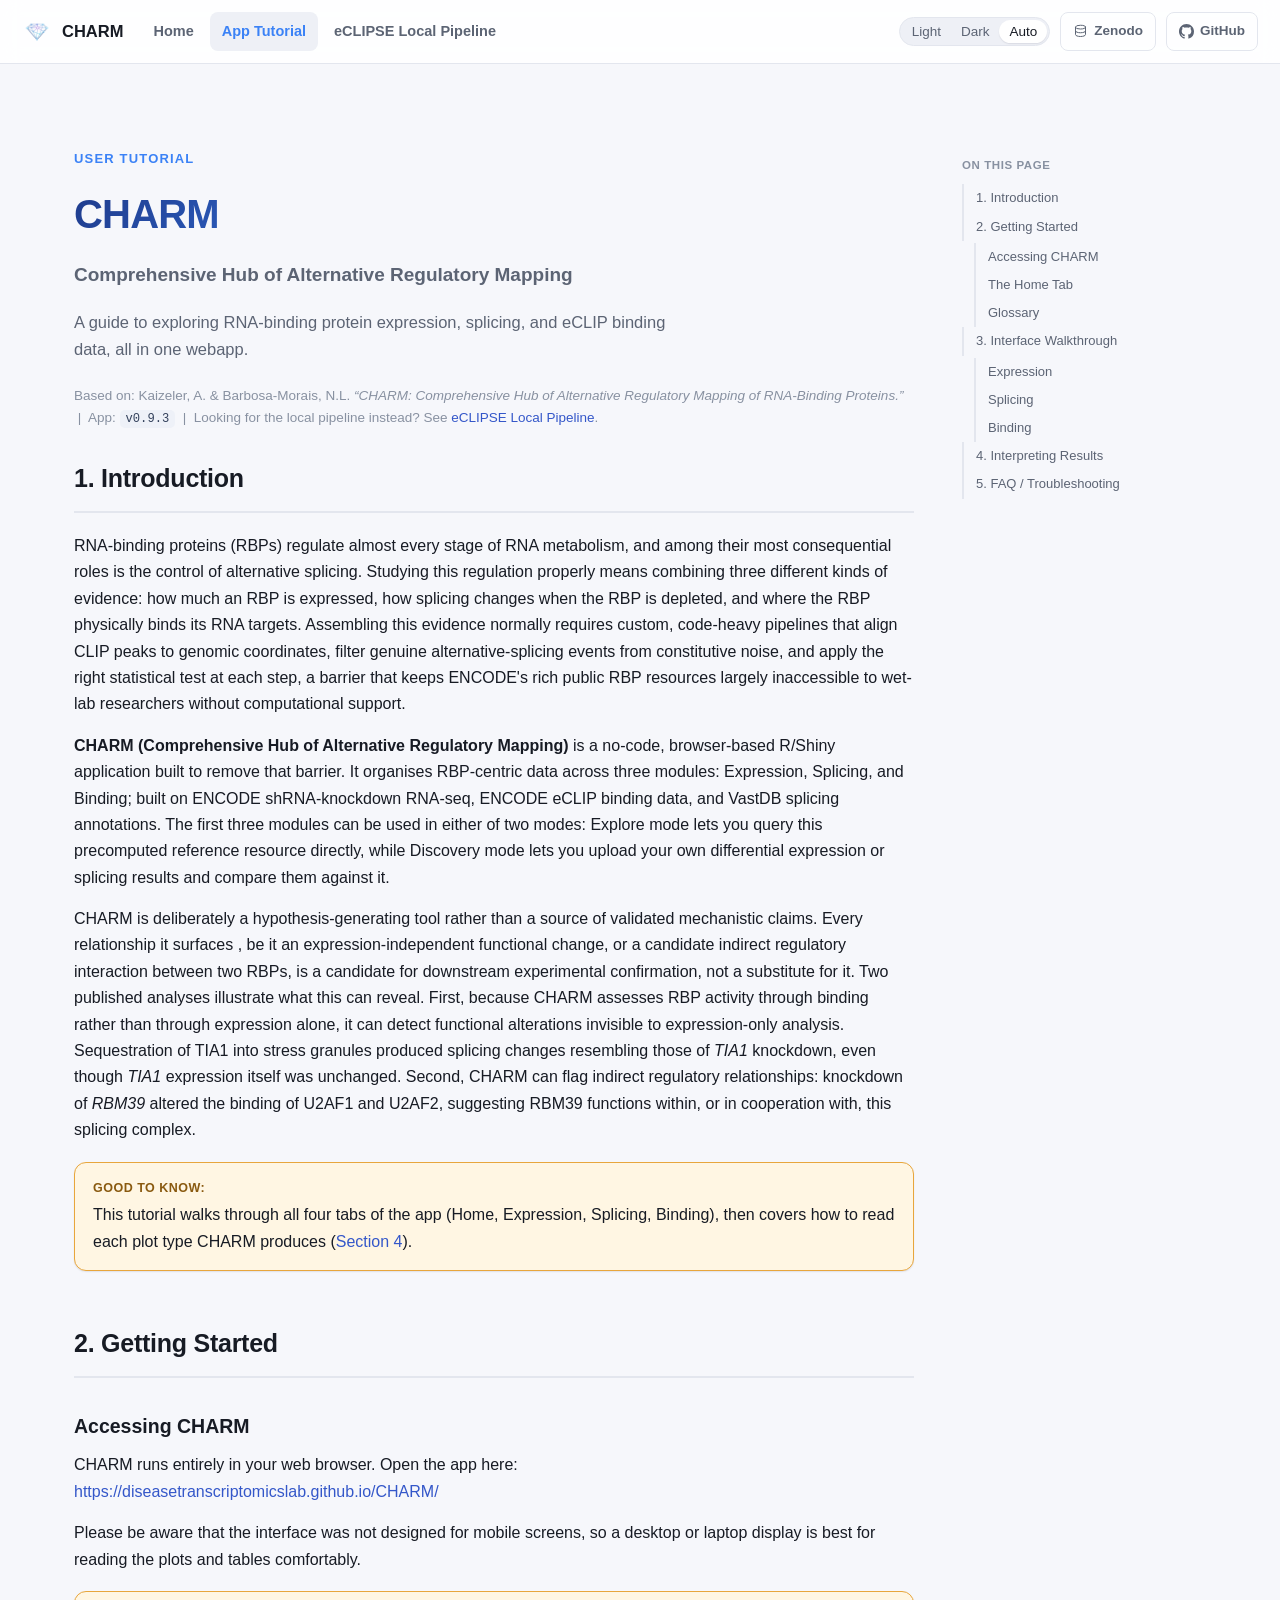
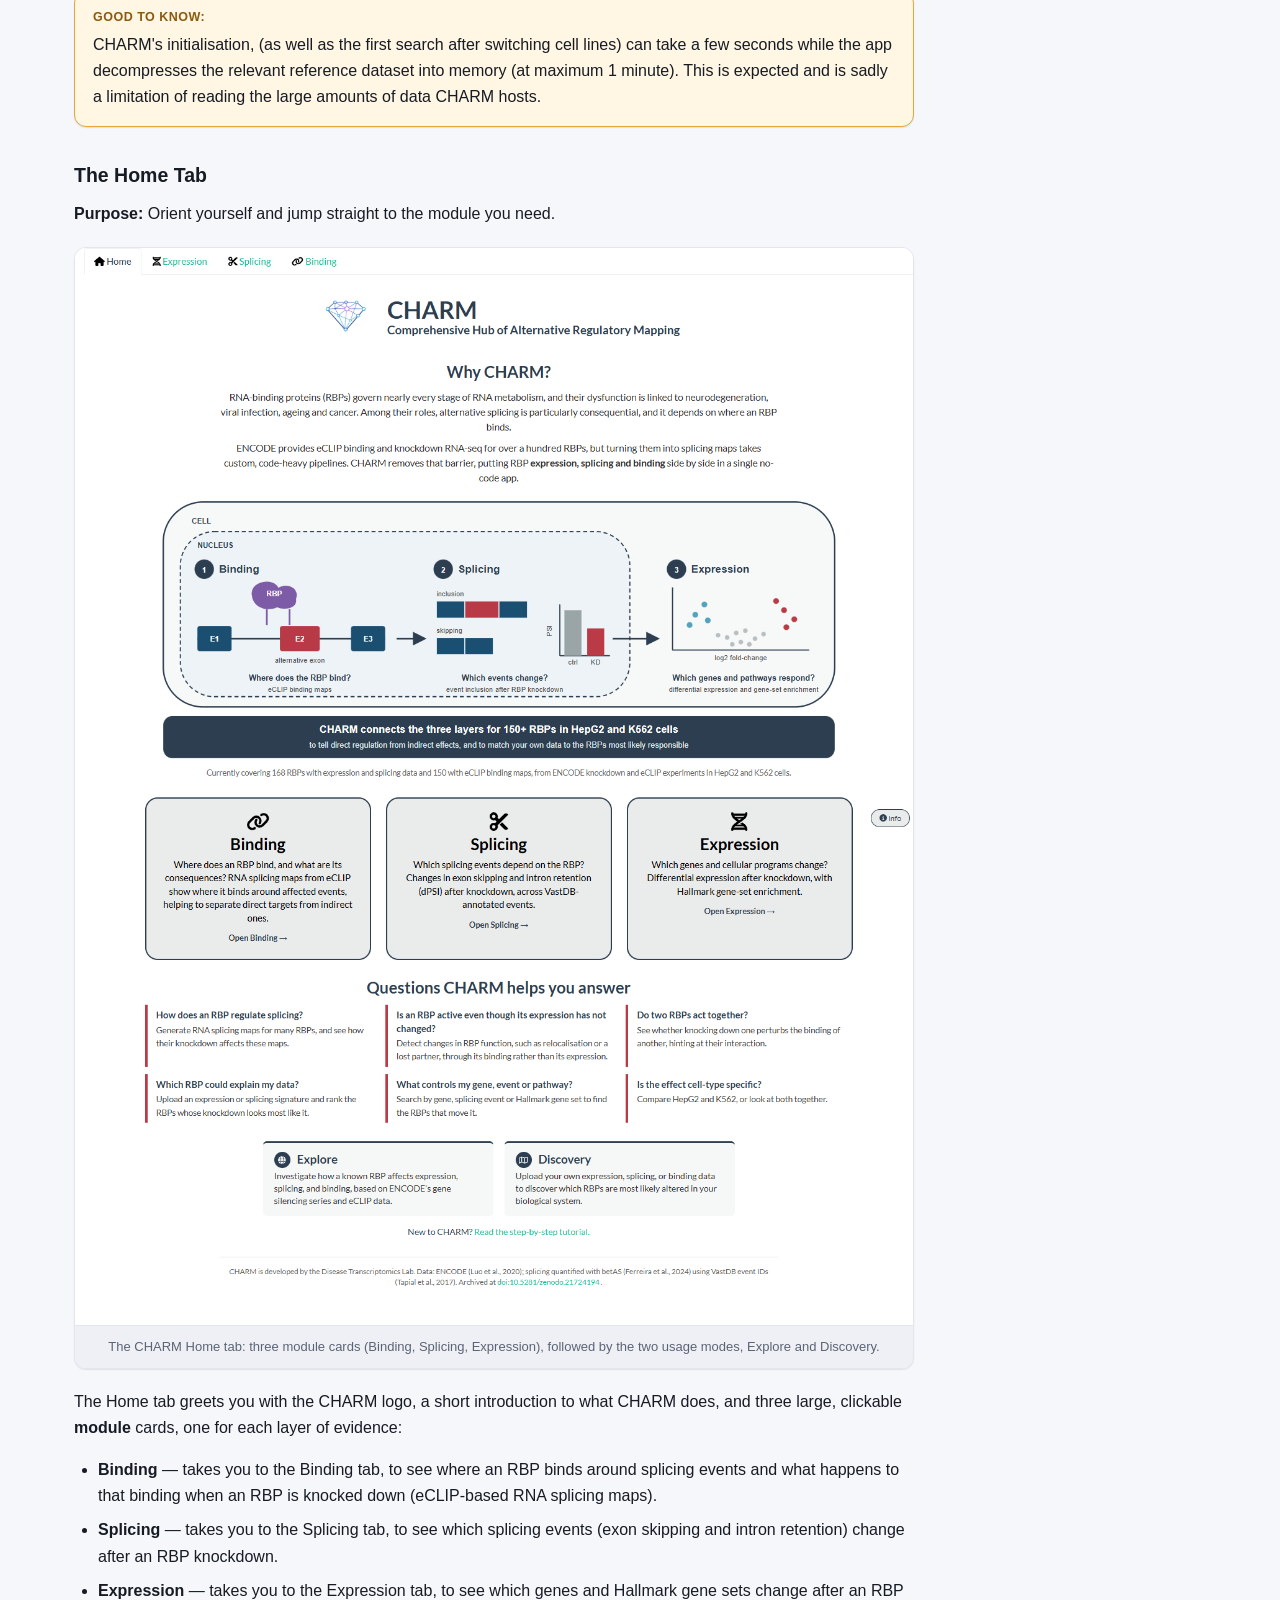
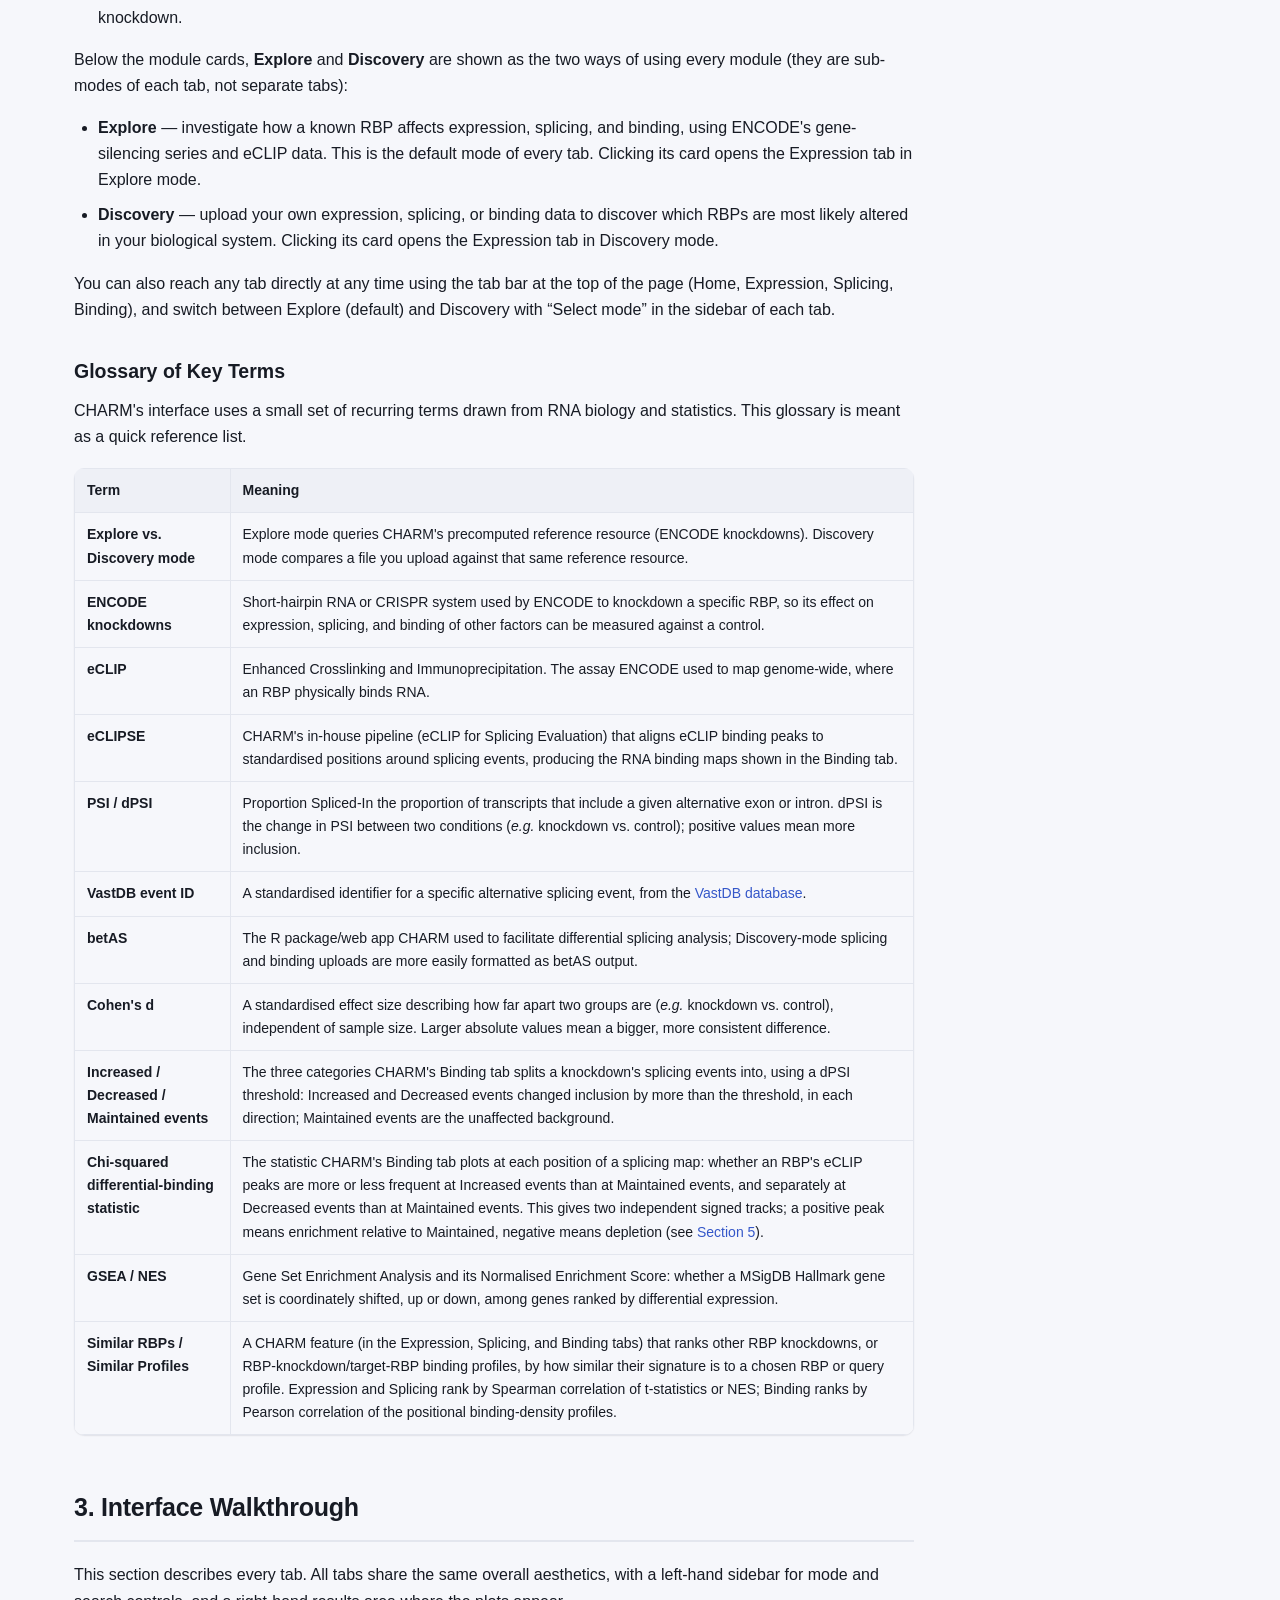
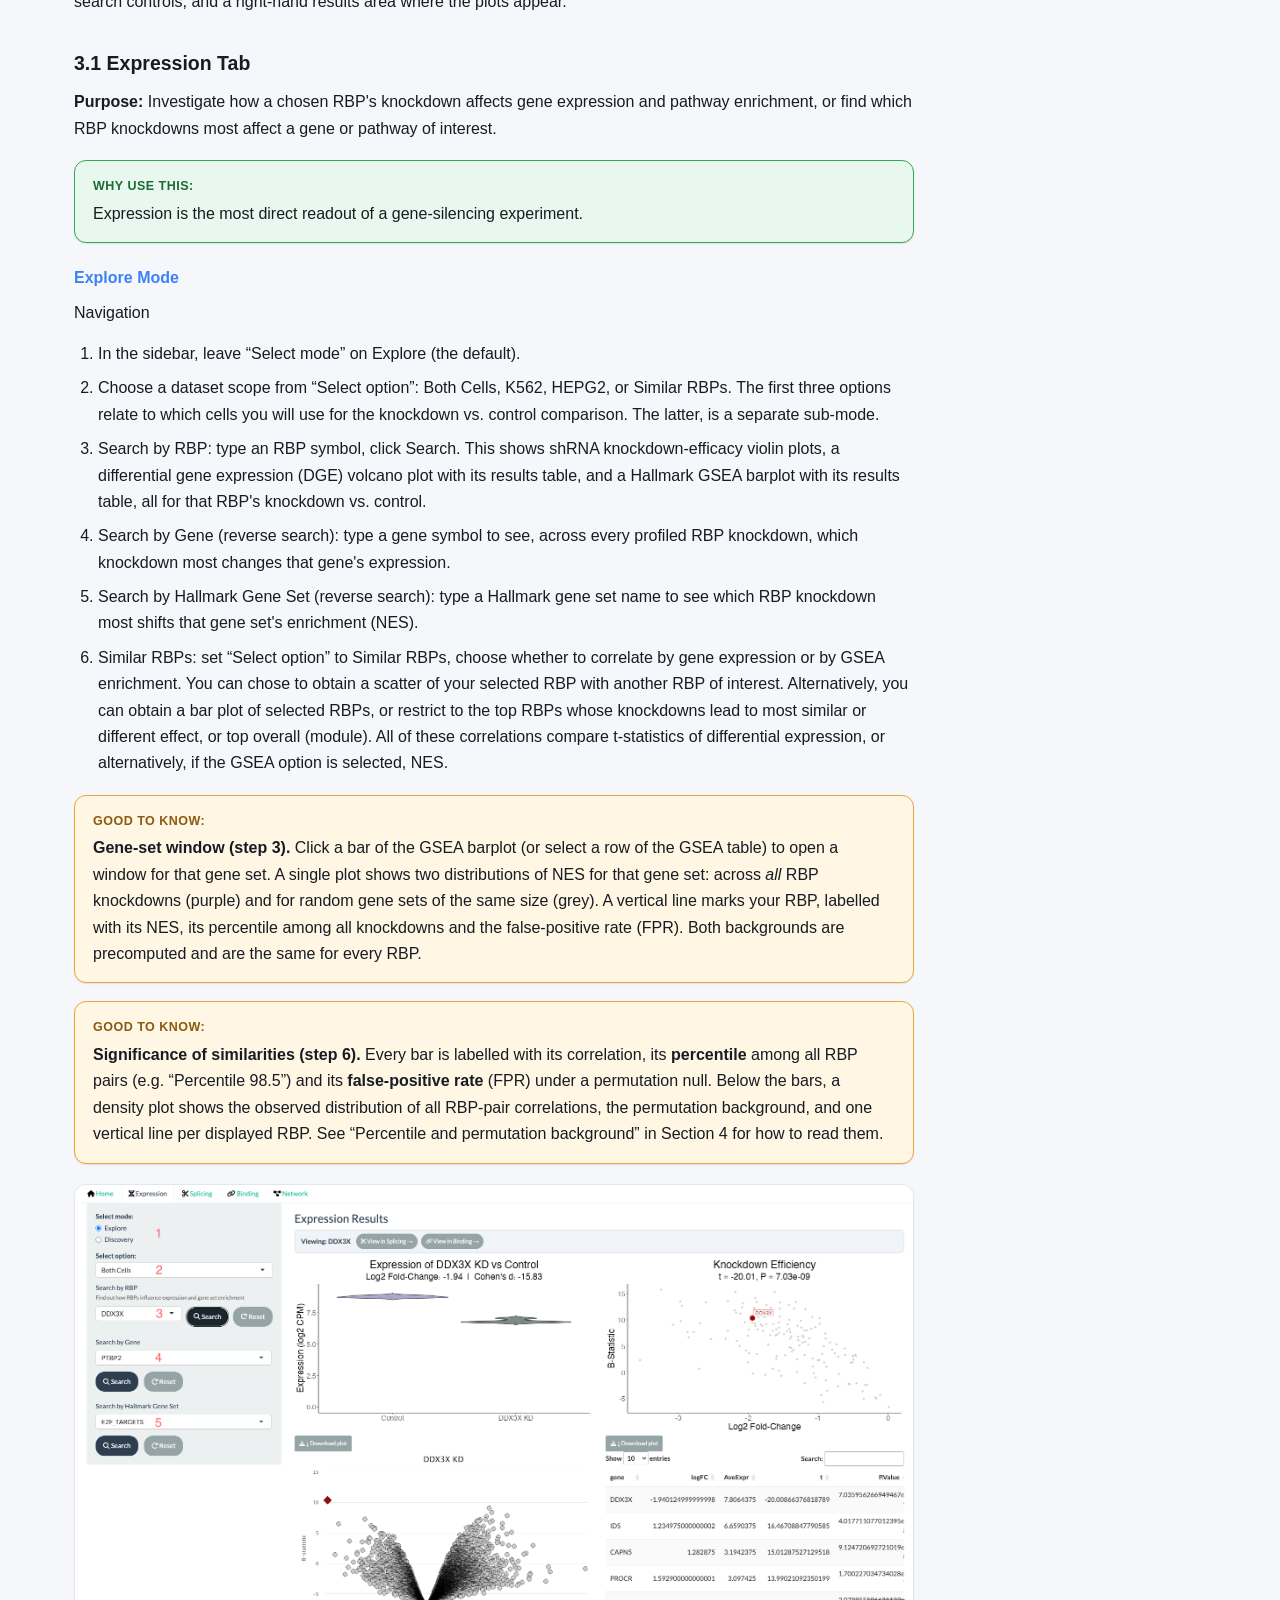
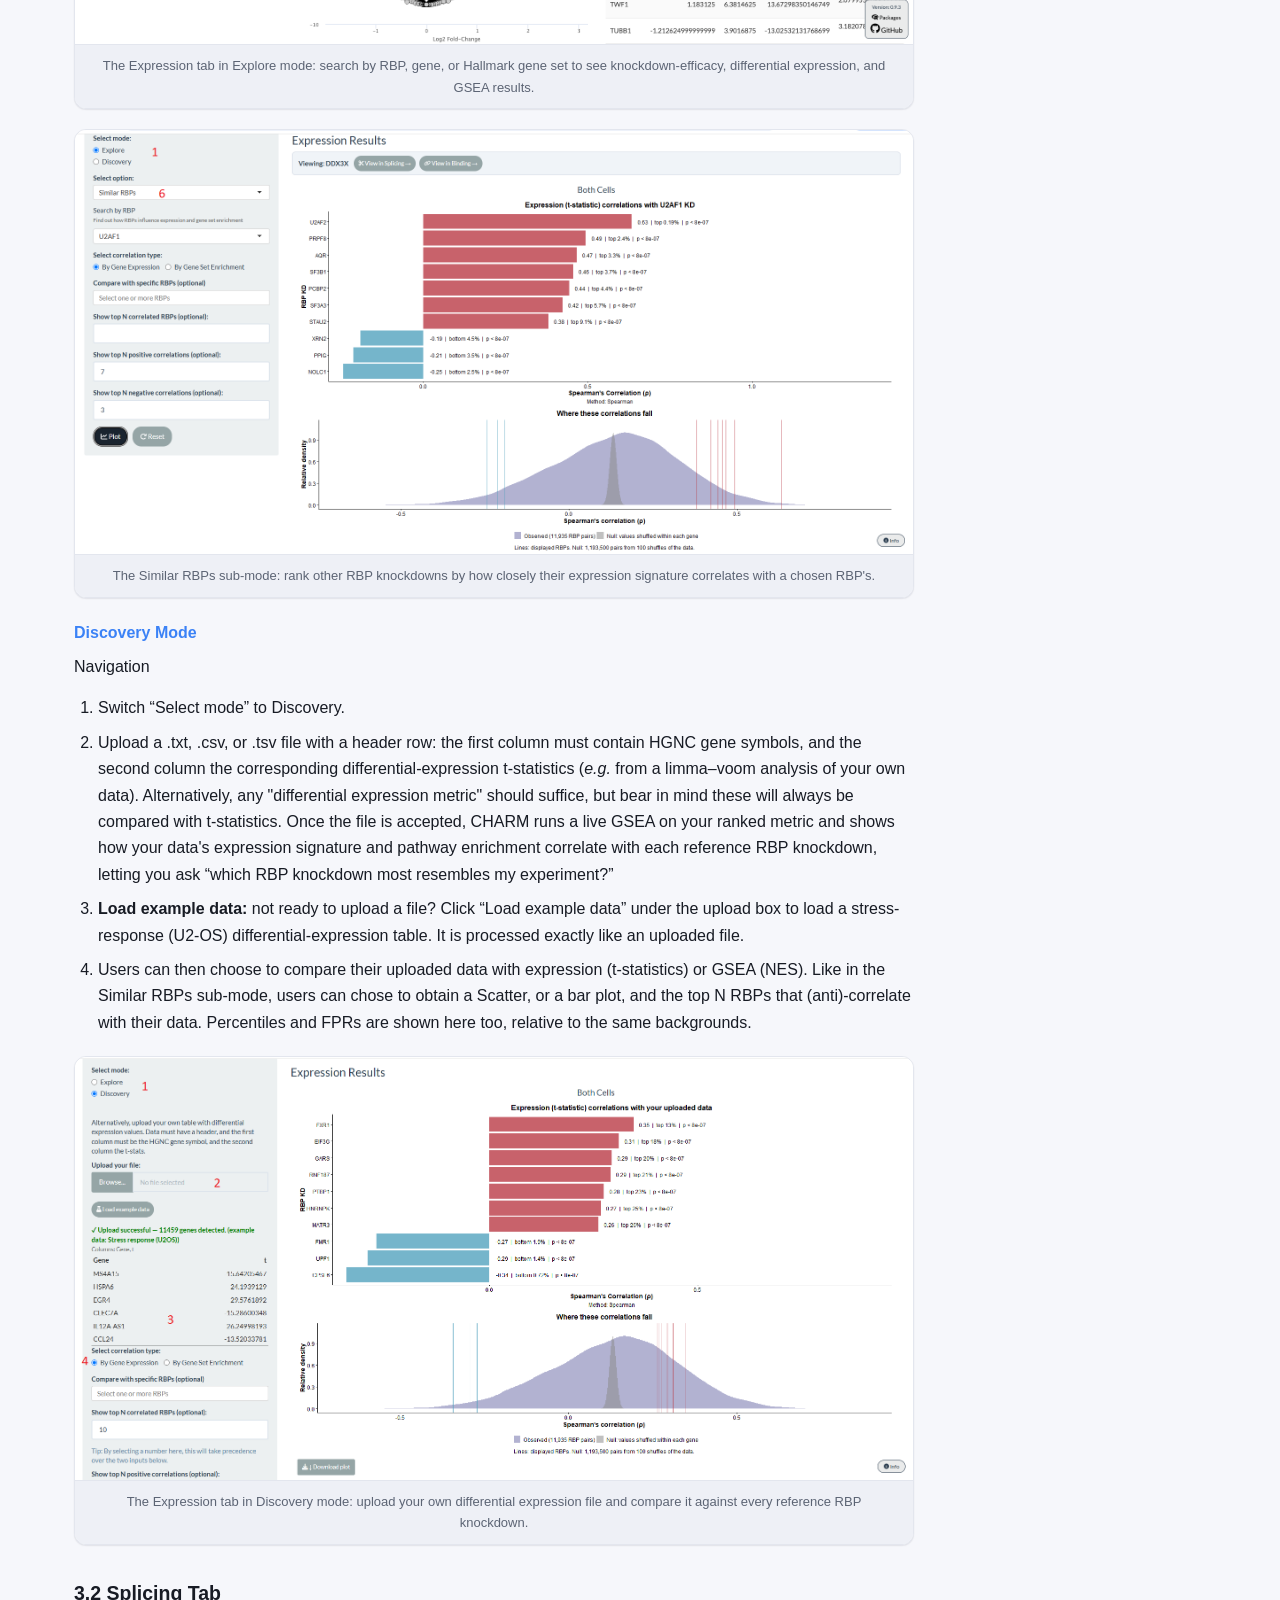
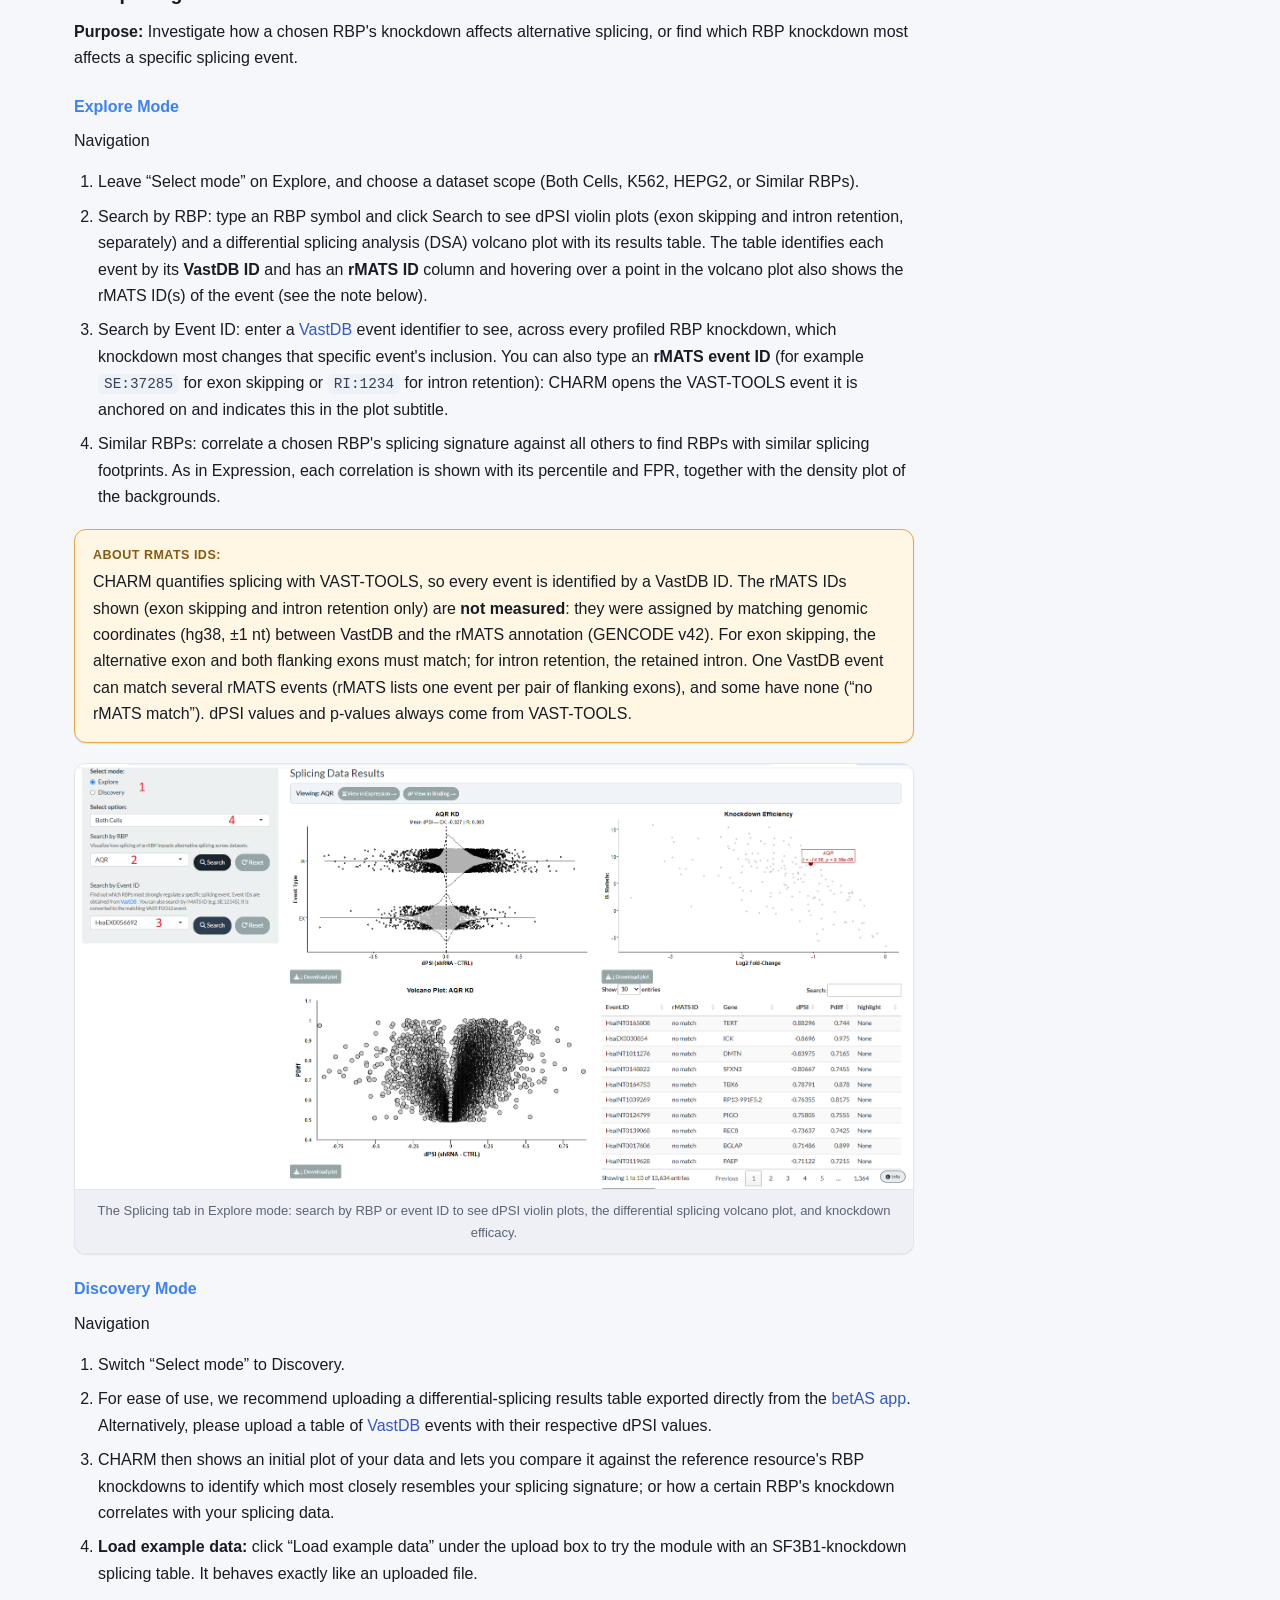
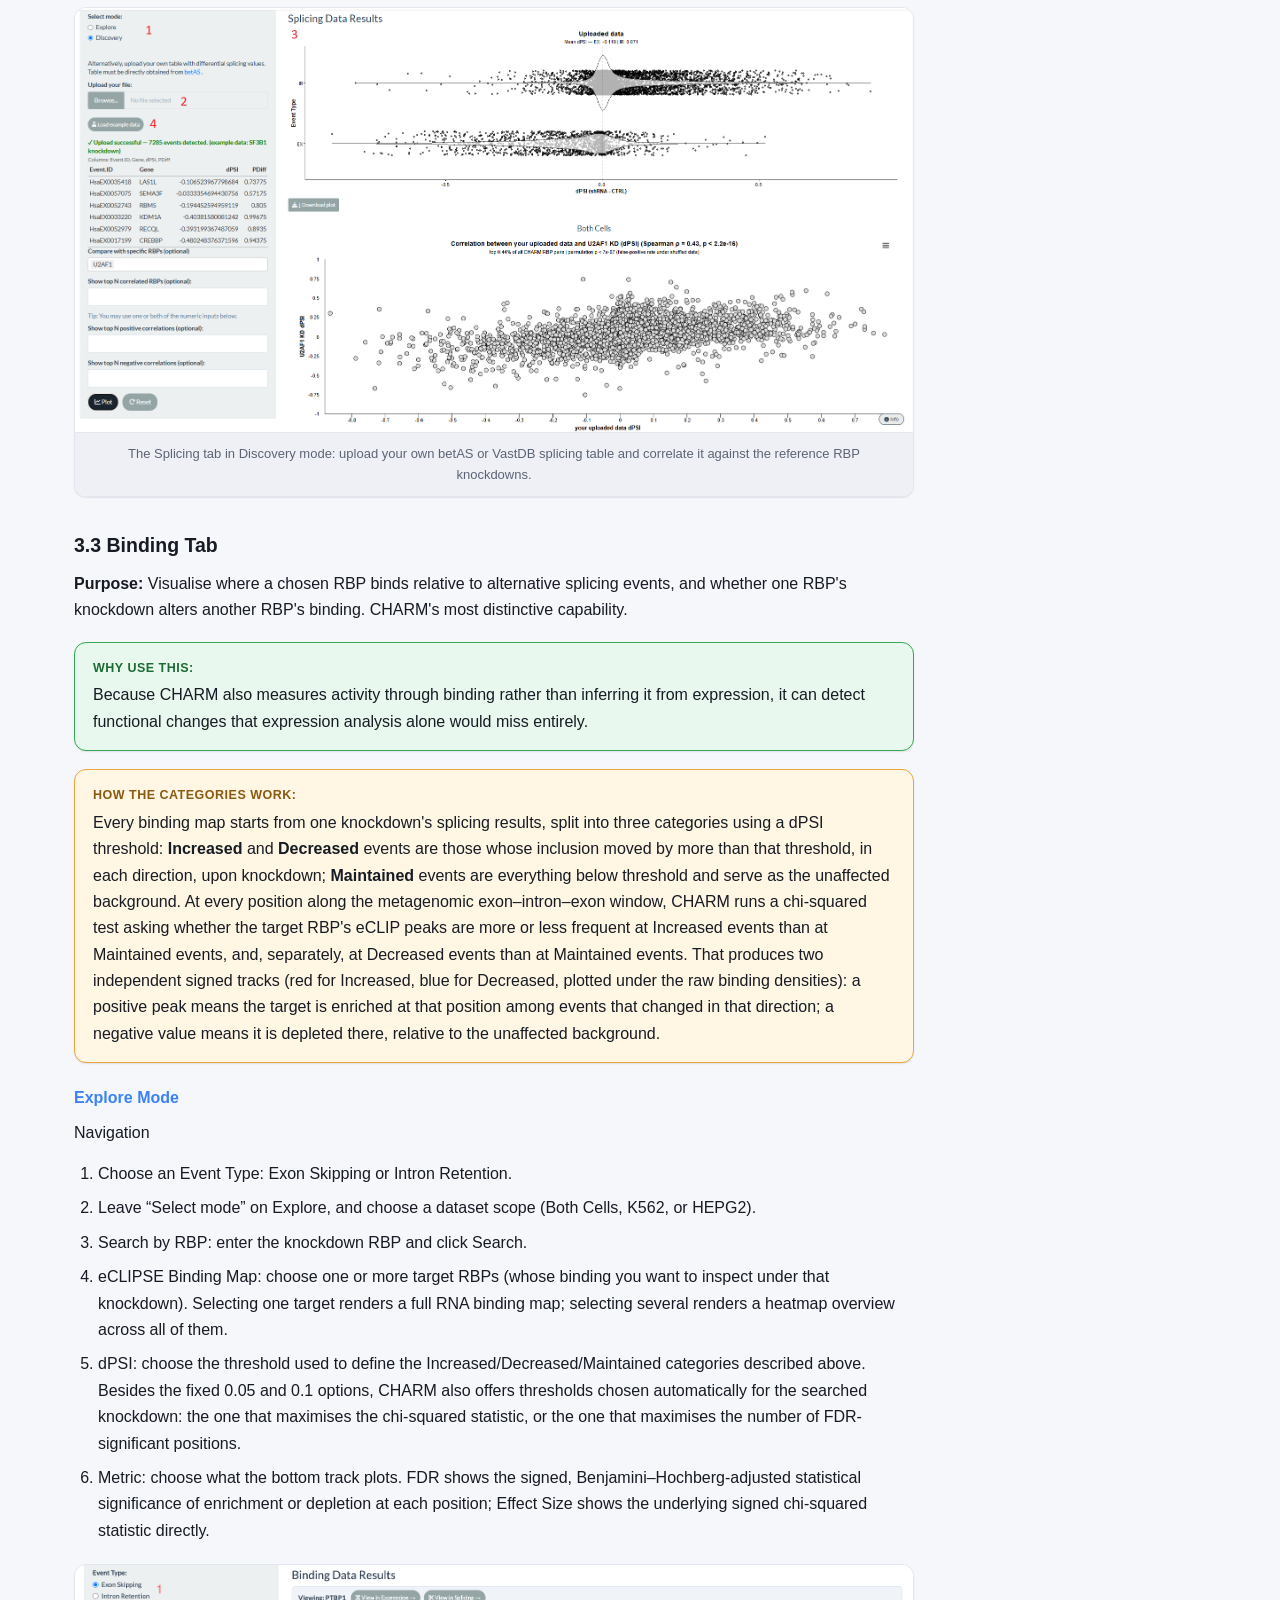
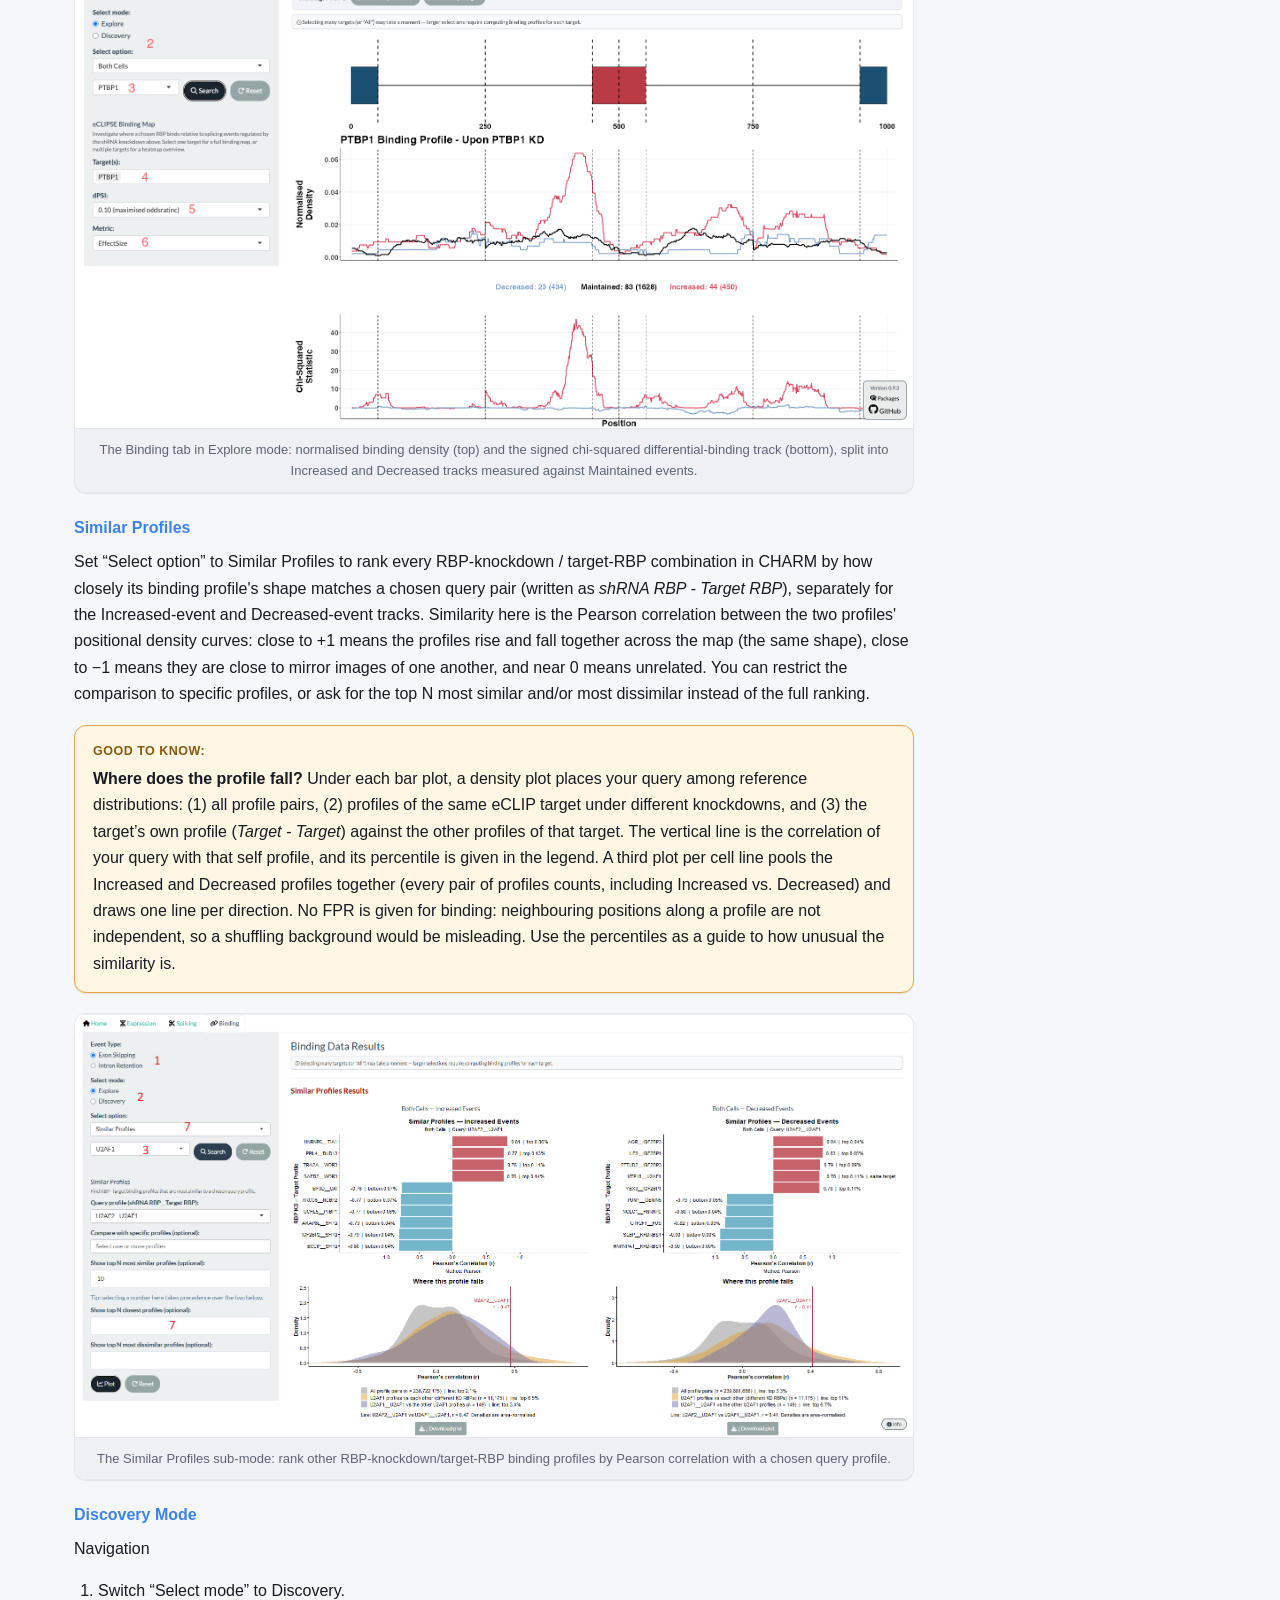
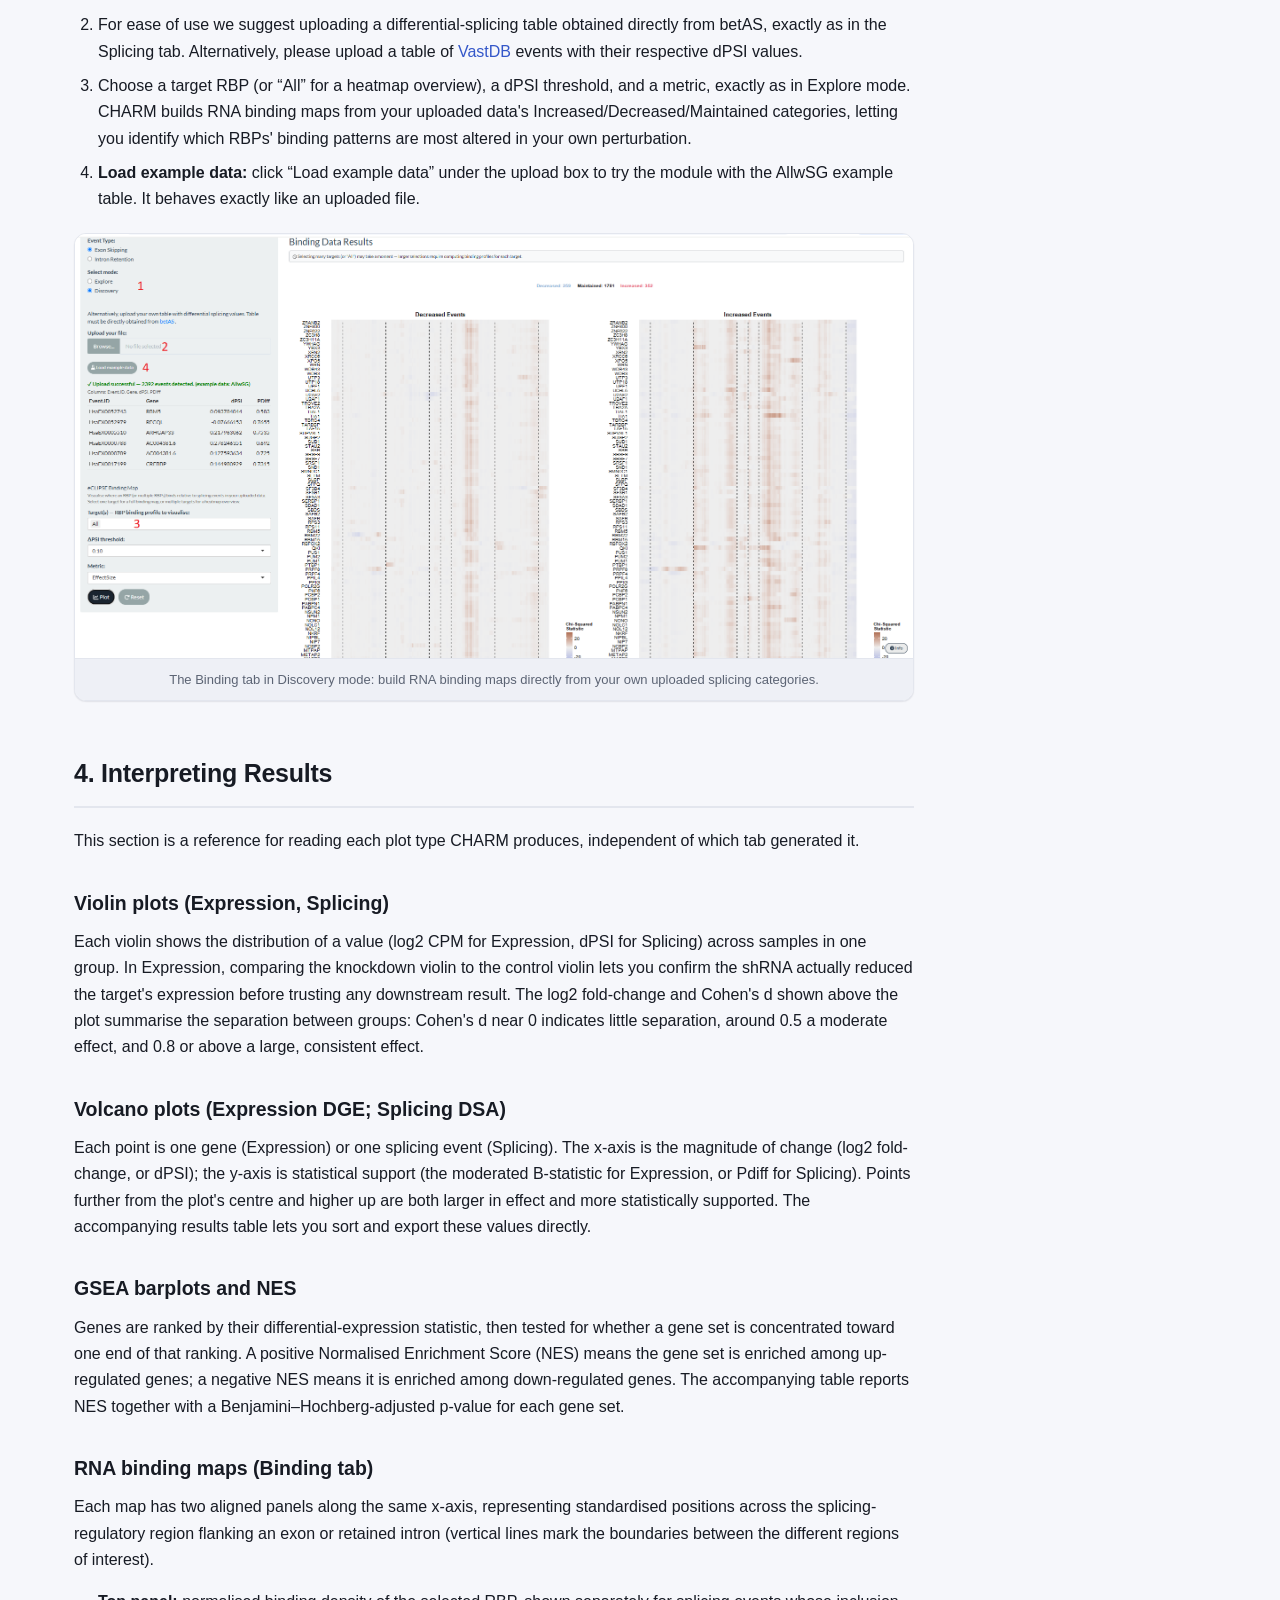
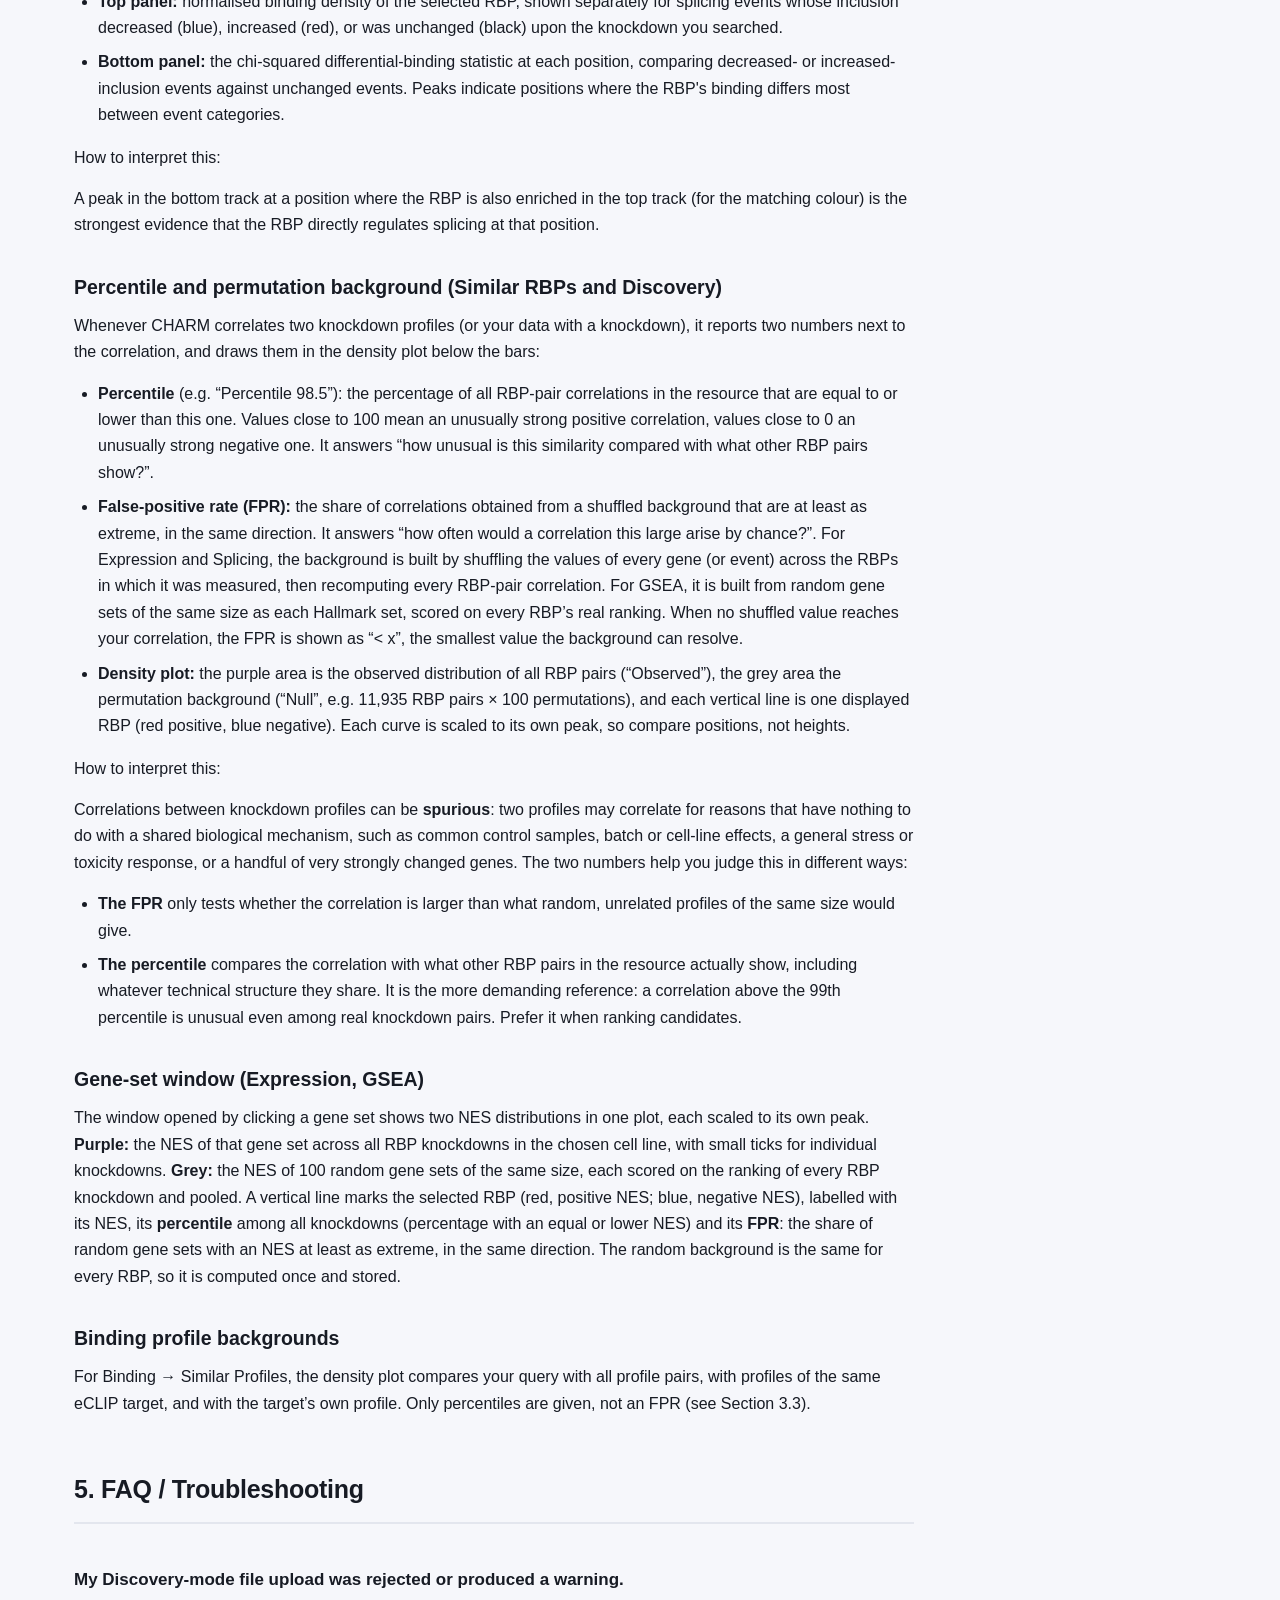
<file: docs/tutorial.html>
<!DOCTYPE html>
<html lang="en">
<head>
<meta charset="UTF-8">
<meta name="viewport" content="width=device-width, initial-scale=1">
<title>CHARM — App Tutorial</title>
<meta name="description" content="A guide to exploring RNA-binding protein expression, splicing, and eCLIP binding data with CHARM, without writing code.">
<link rel="icon" type="image/png" href="assets/favicon-32.png">
<link rel="stylesheet" href="assets/site.css">
</head>
<body>

<header class="navbar">
  <a class="brand" href="index.html"><img src="assets/charm-logo-64.png" alt="CHARM logo">CHARM</a>
  <nav class="navlinks">
    <a href="index.html">Home</a>
    <a href="tutorial.html" class="current">App Tutorial</a>
    <a href="eclipse_tutorial.html">eCLIPSE Local Pipeline</a>
  </nav>
  <div class="navright">
    <div class="theme-toggle">
      <button data-mode="light">Light</button>
      <button data-mode="dark">Dark</button>
      <button data-mode="auto">Auto</button>
    </div>
    <a class="ghlink" href="https://doi.org/10.5281/zenodo.21724194" target="_blank" rel="noopener">
      <svg width="15" height="15" viewBox="0 0 24 24" fill="none" stroke="currentColor" stroke-width="1.6" stroke-linecap="round" stroke-linejoin="round" aria-hidden="true"><ellipse cx="12" cy="5" rx="8" ry="3"/><path d="M4 5v6c0 1.66 3.58 3 8 3s8-1.34 8-3V5"/><path d="M4 11v6c0 1.66 3.58 3 8 3s8-1.34 8-3v-6"/></svg>
      <span class="gh-label">Zenodo</span>
    </a>
    <a class="ghlink" href="https://github.com/DiseaseTranscriptomicsLab/CHARM" target="_blank" rel="noopener">
      <svg width="15" height="15" viewBox="0 0 16 16" fill="currentColor" aria-hidden="true"><path d="M8 0C3.58 0 0 3.58 0 8c0 3.54 2.29 6.53 5.47 7.59.4.07.55-.17.55-.38 0-.19-.01-.82-.01-1.49-2.01.37-2.53-.49-2.69-.94-.09-.23-.48-.94-.82-1.13-.28-.15-.68-.52-.01-.53.63-.01 1.08.58 1.23.82.72 1.21 1.87.87 2.33.66.07-.52.28-.87.51-1.07-1.78-.2-3.64-.89-3.64-3.95 0-.87.31-1.59.82-2.15-.08-.2-.36-1.02.08-2.12 0 0 .67-.21 2.2.82.64-.18 1.32-.27 2-.27.68 0 1.36.09 2 .27 1.53-1.04 2.2-.82 2.2-.82.44 1.1.16 1.92.08 2.12.51.56.82 1.27.82 2.15 0 3.07-1.87 3.75-3.65 3.95.29.25.54.73.54 1.48 0 1.07-.01 1.93-.01 2.2 0 .21.15.46.55.38A8.01 8.01 0 0 0 16 8c0-4.42-3.58-8-8-8z"/></svg>
      <span class="gh-label">GitHub</span>
    </a>
  </div>
  <button id="navmenu-toggle" aria-label="Toggle navigation">☰</button>
</header>
<div id="navmenu-panel">
  <a href="index.html">Home</a>
  <a href="tutorial.html">App Tutorial</a>
  <a href="eclipse_tutorial.html">eCLIPSE Local Pipeline</a>
  <a href="https://github.com/DiseaseTranscriptomicsLab/CHARM" target="_blank" rel="noopener" class="panel-gh">GitHub ↗</a>
  <a href="https://doi.org/10.5281/zenodo.21724194" target="_blank" rel="noopener" class="panel-gh">Zenodo ↗</a>
  <div class="theme-toggle">
    <button data-mode="light">Light</button>
    <button data-mode="dark">Dark</button>
    <button data-mode="auto">Auto</button>
  </div>
</div>

<div class="page">
  <main class="content" id="top">
    <div class="hero" style="padding-top:36px; text-align:left;">
      <p class="kicker">User Tutorial</p>
      <h1 style="font-size:clamp(28px,4.4vw,40px);">CHARM</h1>
      <p class="sub">Comprehensive Hub of Alternative Regulatory Mapping</p>
      <p class="lede" style="margin-left:0; margin-right:0;">A guide to exploring RNA-binding protein expression, splicing, and eCLIP binding data, all in one webapp.</p>
      <p style="font-size:13.5px; color:var(--text-faint); margin:0 0 8px;">Based on: Kaizeler, A. &amp; Barbosa-Morais, N.L. <em>&ldquo;CHARM: Comprehensive Hub of Alternative Regulatory Mapping of RNA-Binding Proteins.&rdquo;</em> &nbsp;|&nbsp; App: <code>v0.9.3</code> &nbsp;|&nbsp; Looking for the local pipeline instead? See <a href="eclipse_tutorial.html">eCLIPSE Local Pipeline</a>.</p>
    </div>

    <section id="intro">
      <h1 class="sec">1. Introduction</h1>
      <p>RNA-binding proteins (RBPs) regulate almost every stage of RNA metabolism, and among their most consequential roles is the control of alternative splicing. Studying this regulation properly means combining three different kinds of evidence: how much an RBP is expressed, how splicing changes when the RBP is depleted, and where the RBP physically binds its RNA targets. Assembling this evidence normally requires custom, code-heavy pipelines that align CLIP peaks to genomic coordinates, filter genuine alternative-splicing events from constitutive noise, and apply the right statistical test at each step, a barrier that keeps ENCODE's rich public RBP resources largely inaccessible to wet-lab researchers without computational support.</p>
      <!-- ORIGINAL (with Network): <p><b>CHARM (Comprehensive Hub of Alternative Regulatory Mapping)</b> is a no-code, browser-based R/Shiny application built to remove that barrier. It organises RBP-centric data across four modules: Expression, Splicing, Binding, and Network; built on ENCODE shRNA-knockdown RNA-seq, ENCODE eCLIP binding data, and VastDB splicing annotations. The first three modules can be used in either of two modes: Explore mode lets you query this precomputed reference resource directly, while Discovery mode lets you upload your own differential expression or splicing results and compare them against it.</p> -->
      <p><b>CHARM (Comprehensive Hub of Alternative Regulatory Mapping)</b> is a no-code, browser-based R/Shiny application built to remove that barrier. It organises RBP-centric data across three modules: Expression, Splicing, and Binding; built on ENCODE shRNA-knockdown RNA-seq, ENCODE eCLIP binding data, and VastDB splicing annotations. The first three modules can be used in either of two modes: Explore mode lets you query this precomputed reference resource directly, while Discovery mode lets you upload your own differential expression or splicing results and compare them against it.</p>
      <p>CHARM is deliberately a hypothesis-generating tool rather than a source of validated mechanistic claims. Every relationship it surfaces , be it an expression-independent functional change, or a candidate indirect regulatory interaction between two RBPs, is a candidate for downstream experimental confirmation, not a substitute for it. Two published analyses illustrate what this can reveal. First, because CHARM assesses RBP activity through binding rather than through expression alone, it can detect functional alterations invisible to expression-only analysis. Sequestration of TIA1 into stress granules produced splicing changes resembling those of <i>TIA1</i> knockdown, even though <i>TIA1</i> expression itself was unchanged. Second, CHARM can flag indirect regulatory relationships: knockdown of <i>RBM39</i> altered the binding of U2AF1 and U2AF2, suggesting RBM39 functions within, or in cooperation with, this splicing complex.</p>
      <!-- ORIGINAL (with Network): <div class="box good"><b class="tag">Good to know:</b> This tutorial walks through all five tabs of the app (Home, Expression, Splicing, Binding, Network), then covers how to read each plot type CHARM produces (<a href="#interpreting">Section 4</a>).</div> -->
      <div class="box good"><b class="tag">Good to know:</b> This tutorial walks through all four tabs of the app (Home, Expression, Splicing, Binding), then covers how to read each plot type CHARM produces (<a href="#interpreting">Section 4</a>).</div>
    </section>

    <section id="getting-started">
      <h1 class="sec">2. Getting Started</h1>

      <h2 class="sub" id="accessing">Accessing CHARM</h2>
      <p>CHARM runs entirely in your web browser. Open the app here:<br>
      <a href="https://diseasetranscriptomicslab.github.io/CHARM/" target="_blank" rel="noopener">https://diseasetranscriptomicslab.github.io/CHARM/</a></p>
      <p>Please be aware that the interface was not designed for mobile screens, so a desktop or laptop display is best for reading the plots and tables comfortably.</p>
      <div class="box good"><b class="tag">Good to know:</b> CHARM's initialisation, (as well as the first search after switching cell lines) can take a few seconds while the app decompresses the relevant reference dataset into memory (at maximum 1 minute). This is expected and is sadly a limitation of reading the large amounts of data CHARM hosts.</div>

      <h2 class="sub" id="home-tab">The Home Tab</h2>
      <p class="purpose"><b>Purpose:</b> Orient yourself and jump straight to the module you need.</p>
      <figure class="screenshot">
        <img src="assets/screenshots/charm-home-screen.png" alt="CHARM Home tab, showing the logo, the three module cards (Binding, Splicing, Expression) and the Explore and Discovery modes">
        <figcaption>The CHARM Home tab: three module cards (Binding, Splicing, Expression), followed by the two usage modes, Explore and Discovery.</figcaption>
      </figure>
      <p>The Home tab greets you with the CHARM logo, a short introduction to what CHARM does, and three large, clickable <strong>module</strong> cards, one for each layer of evidence:</p>
      <ul>
        <li><strong>Binding</strong> — takes you to the Binding tab, to see where an RBP binds around splicing events and what happens to that binding when an RBP is knocked down (eCLIP-based RNA splicing maps).</li>
        <li><strong>Splicing</strong> — takes you to the Splicing tab, to see which splicing events (exon skipping and intron retention) change after an RBP knockdown.</li>
        <li><strong>Expression</strong> — takes you to the Expression tab, to see which genes and Hallmark gene sets change after an RBP knockdown.</li>
      </ul>
      <p>Below the module cards, <strong>Explore</strong> and <strong>Discovery</strong> are shown as the two ways of using every module (they are sub-modes of each tab, not separate tabs):</p>
      <ul>
        <li><strong>Explore</strong> — investigate how a known RBP affects expression, splicing, and binding, using ENCODE's gene-silencing series and eCLIP data. This is the default mode of every tab. Clicking its card opens the Expression tab in Explore mode.</li>
        <li><strong>Discovery</strong> — upload your own expression, splicing, or binding data to discover which RBPs are most likely altered in your biological system. Clicking its card opens the Expression tab in Discovery mode.</li>
      </ul>
      <p>You can also reach any tab directly at any time using the tab bar at the top of the page (Home, Expression, Splicing, Binding), and switch between Explore (default) and Discovery with “Select mode” in the sidebar of each tab.</p>

      <h2 class="sub" id="glossary">Glossary of Key Terms</h2>
      <p>CHARM's interface uses a small set of recurring terms drawn from RNA biology and statistics. This glossary is meant as a quick reference list.</p>
      <table class="gloss">
        <tr><th>Term</th><th>Meaning</th></tr>
        <tr><td>Explore vs. Discovery mode</td><td>Explore mode queries CHARM's precomputed reference resource (ENCODE knockdowns). Discovery mode compares a file you upload against that same reference resource.</td></tr>
        <tr><td>ENCODE knockdowns</td><td>Short-hairpin RNA or CRISPR system used by ENCODE to knockdown a specific RBP, so its effect on expression, splicing, and binding of other factors can be measured against a control.</td></tr>
        <tr><td>eCLIP</td><td>Enhanced Crosslinking and Immunoprecipitation. The assay ENCODE used to map genome-wide, where an RBP physically binds RNA.</td></tr>
        <tr><td>eCLIPSE</td><td>CHARM's in-house pipeline (eCLIP for Splicing Evaluation) that aligns eCLIP binding peaks to standardised positions around splicing events, producing the RNA binding maps shown in the Binding tab.</td></tr>
        <tr><td>PSI / dPSI</td><td>Proportion Spliced-In the proportion of transcripts that include a given alternative exon or intron. dPSI is the change in PSI between two conditions (<i>e.g.</i> knockdown vs. control); positive values mean more inclusion.</td></tr>
        <tr><td>VastDB event ID</td><td>A standardised identifier for a specific alternative splicing event, from the <a href="https://vastdb.crg.eu/" target="_blank" rel="noopener">VastDB database</a>.</td></tr>
        <tr><td>betAS</td><td>The R package/web app CHARM used to facilitate differential splicing analysis; Discovery-mode splicing and binding uploads are more easily formatted as betAS output.</td></tr>
        <tr><td>Cohen's d</td><td>A standardised effect size describing how far apart two groups are (<i>e.g.</i> knockdown vs. control), independent of sample size. Larger absolute values mean a bigger, more consistent difference.</td></tr>
        <tr><td>Increased / Decreased / Maintained events</td><td>The three categories CHARM's Binding tab splits a knockdown's splicing events into, using a dPSI threshold: Increased and Decreased events changed inclusion by more than the threshold, in each direction; Maintained events are the unaffected background.</td></tr>
        <tr><td>Chi-squared differential-binding statistic</td><td>The statistic CHARM's Binding tab plots at each position of a splicing map: whether an RBP's eCLIP peaks are more or less frequent at Increased events than at Maintained events, and separately at Decreased events than at Maintained events. This gives two independent signed tracks; a positive peak means enrichment relative to Maintained, negative means depletion (see <a href="#interpreting">Section 5</a>).</td></tr>
        <tr><td>GSEA / NES</td><td>Gene Set Enrichment Analysis and its Normalised Enrichment Score: whether a MSigDB Hallmark gene set is coordinately shifted, up or down, among genes ranked by differential expression.</td></tr>
        <tr><td>Similar RBPs / Similar Profiles</td><td>A CHARM feature (in the Expression, Splicing, and Binding tabs) that ranks other RBP knockdowns, or RBP-knockdown/target-RBP binding profiles, by how similar their signature is to a chosen RBP or query profile. Expression and Splicing rank by Spearman correlation of t-statistics or NES; Binding ranks by Pearson correlation of the positional binding-density profiles.</td></tr>
      </table>
    </section>

    <section id="interface">
      <h1 class="sec">3. Interface Walkthrough</h1>
      <p>This section describes every tab. All tabs share the same overall aesthetics, with a left-hand sidebar for mode and search controls, and a right-hand results area where the plots appear. </p>

      <h2 class="sub" id="expression-tab">3.1 Expression Tab</h2>
      <p class="purpose"><b>Purpose:</b> Investigate how a chosen RBP's knockdown affects gene expression and pathway enrichment, or find which RBP knockdowns most affect a gene or pathway of interest.</p>
      <div class="box why"><b class="tag">Why use this:</b> Expression is the most direct readout of a gene-silencing experiment.</div>

      <h3 class="subsub">Explore Mode</h3>
      <p class="navlabel">Navigation</p>
      <ol class="steps">
        <li>In the sidebar, leave “Select mode” on Explore (the default).</li>
        <li>Choose a dataset scope from “Select option”: Both Cells, K562, HEPG2, or Similar RBPs. The first three options relate to which cells you will use for the knockdown vs. control comparison. The latter, is a separate sub-mode.</li>
        <li>Search by RBP: type an RBP symbol, click Search. This shows shRNA knockdown-efficacy violin plots, a differential gene expression (DGE) volcano plot with its results table, and a Hallmark GSEA barplot with its results table, all for that RBP's knockdown vs. control.</li>
        <li>Search by Gene (reverse search): type a gene symbol to see, across every profiled RBP knockdown, which knockdown most changes that gene's expression.</li>
        <li>Search by Hallmark Gene Set (reverse search): type a Hallmark gene set name to see which RBP knockdown most shifts that gene set's enrichment (NES).</li>
        <li>Similar RBPs: set “Select option” to Similar RBPs, choose whether to correlate by gene expression or by GSEA enrichment. You can chose to obtain a scatter of your selected RBP with another RBP of interest. Alternatively, you can obtain a bar plot of selected RBPs, or restrict to the top RBPs whose knockdowns lead to most similar or different effect, or top overall (module). All of these correlations compare t-statistics of differential expression, or alternatively, if the GSEA option is selected, NES.</li>
      </ol>
      <div class="box good"><b class="tag">Good to know:</b> <b>Gene-set window (step 3).</b> Click a bar of the GSEA barplot (or select a row of the GSEA table) to open a window for that gene set. A single plot shows two distributions of NES for that gene set: across <i>all</i> RBP knockdowns (purple) and for random gene sets of the same size (grey). A vertical line marks your RBP, labelled with its NES, its percentile among all knockdowns and the false-positive rate (FPR). Both backgrounds are precomputed and are the same for every RBP.</div>
      <div class="box good"><b class="tag">Good to know:</b> <b>Significance of similarities (step 6).</b> Every bar is labelled with its correlation, its <b>percentile</b> among all RBP pairs (e.g. “Percentile 98.5”) and its <b>false-positive rate</b> (FPR) under a permutation null. Below the bars, a density plot shows the observed distribution of all RBP-pair correlations, the permutation background, and one vertical line per displayed RBP. See “Percentile and permutation background” in Section 4 for how to read them.</div>
      <figure class="screenshot">
        <img src="assets/screenshots/charm-expression-explore.png" alt="CHARM Expression tab in Explore mode, showing the sidebar search controls and the resulting knockdown-efficacy violin plots, differential expression volcano plot, and results table">
        <figcaption>The Expression tab in Explore mode: search by RBP, gene, or Hallmark gene set to see knockdown-efficacy, differential expression, and GSEA results.</figcaption>
      </figure>
      <figure class="screenshot">
        <img src="assets/screenshots/charm-expression-similar-rbps.png" alt="CHARM Expression tab, Similar RBPs sub-mode, showing bar plots ranking RBP knockdowns by correlation of their expression signature with a chosen RBP">
        <figcaption>The Similar RBPs sub-mode: rank other RBP knockdowns by how closely their expression signature correlates with a chosen RBP's.</figcaption>
      </figure>

      <h3 class="subsub">Discovery Mode</h3>
      <p class="navlabel">Navigation</p>
      <ol class="steps">
        <li>Switch “Select mode” to Discovery.</li>
        <li>Upload a .txt, .csv, or .tsv file with a header row: the first column must contain HGNC gene symbols, and the second column the corresponding differential-expression t-statistics (<i>e.g.</i> from a limma–voom analysis of your own data). Alternatively, any "differential expression metric" should suffice, but bear in mind these will always be compared with t-statistics. Once the file is accepted, CHARM runs a live GSEA on your ranked metric and shows how your data's expression signature and pathway enrichment correlate with each reference RBP knockdown, letting you ask “which RBP knockdown most resembles my experiment?” </li>
        <li><b>Load example data:</b> not ready to upload a file? Click “Load example data” under the upload box to load a stress-response (U2-OS) differential-expression table. It is processed exactly like an uploaded file.</li>
        <li>Users can then choose to compare their uploaded data with expression (t-statistics) or GSEA (NES). Like in the Similar RBPs sub-mode, users can chose to obtain a Scatter, or a bar plot, and the top N RBPs that (anti)-correlate with their data. Percentiles and FPRs are shown here too, relative to the same backgrounds.</li>
      </ol>
      <figure class="screenshot">
        <img src="assets/screenshots/charm-expression-discovery.png" alt="CHARM Expression tab in Discovery mode, showing an uploaded differential expression file, the detected gene/t-statistic table, and the correlation-type options">
        <figcaption>The Expression tab in Discovery mode: upload your own differential expression file and compare it against every reference RBP knockdown.</figcaption>
      </figure>

      <h2 class="sub" id="splicing-tab">3.2 Splicing Tab</h2>
      <p class="purpose"><b>Purpose:</b> Investigate how a chosen RBP's knockdown affects alternative splicing, or find which RBP knockdown most affects a specific splicing event.</p>

      <h3 class="subsub">Explore Mode</h3>
      <p class="navlabel">Navigation</p>
      <ol class="steps">
        <li>Leave “Select mode” on Explore, and choose a dataset scope (Both Cells, K562, HEPG2, or Similar RBPs).</li>
        <li>Search by RBP: type an RBP symbol and click Search to see dPSI violin plots (exon skipping and intron retention, separately) and a differential splicing analysis (DSA) volcano plot with its results table. The table identifies each event by its <b>VastDB ID</b> and has an <b>rMATS ID</b> column and hovering over a point in the volcano plot also shows the rMATS ID(s) of the event (see the note below).</li>
        <li>Search by Event ID: enter a <a href="https://vastdb.crg.eu/wiki/Main_Page" target="_blank" rel="noopener">VastDB</a> event identifier to see, across every profiled RBP knockdown, which knockdown most changes that specific event's inclusion. You can also type an <b>rMATS event ID</b> (for example <code>SE:37285</code> for exon skipping or <code>RI:1234</code> for intron retention): CHARM opens the VAST-TOOLS event it is anchored on and indicates this in the plot subtitle.</li>
        <li>Similar RBPs: correlate a chosen RBP's splicing signature against all others to find RBPs with similar splicing footprints. As in Expression, each correlation is shown with its percentile and FPR, together with the density plot of the backgrounds.</li>
      </ol>
      <div class="box good"><b class="tag">About rMATS IDs:</b> CHARM quantifies splicing with VAST-TOOLS, so every event is identified by a VastDB ID. The rMATS IDs shown (exon skipping and intron retention only) are <b>not measured</b>: they were assigned by matching genomic coordinates (hg38, &plusmn;1 nt) between VastDB and the rMATS annotation (GENCODE v42). For exon skipping, the alternative exon and both flanking exons must match; for intron retention, the retained intron. One VastDB event can match several rMATS events (rMATS lists one event per pair of flanking exons), and some have none (“no rMATS match”). dPSI values and p-values always come from VAST-TOOLS.</div>
      <figure class="screenshot">
        <img src="assets/screenshots/charm-splicing-explore.png" alt="CHARM Splicing tab in Explore mode, showing dPSI violin plots for exon skipping and intron retention, a differential splicing volcano plot, and the knockdown-efficacy plot">
        <figcaption>The Splicing tab in Explore mode: search by RBP or event ID to see dPSI violin plots, the differential splicing volcano plot, and knockdown efficacy.</figcaption>
      </figure>

      <h3 class="subsub">Discovery Mode</h3>
      <p class="navlabel">Navigation</p>
      <ol class="steps">
        <li>Switch “Select mode” to Discovery.</li>
        <li>For ease of use, we recommend uploading a differential-splicing results table exported directly from the <a href="https://compbio.imm.medicina.ulisboa.pt/app/betAS" target="_blank" rel="noopener">betAS app</a>. Alternatively, please upload a table of <a href="https://vastdb.crg.eu/wiki/Main_Page" target="_blank" rel="noopener">VastDB</a> events with their respective dPSI values.</li>
        <li>CHARM then shows an initial plot of your data and lets you compare it against the reference resource's RBP knockdowns to identify which most closely resembles your splicing signature; or how a certain RBP's knockdown correlates with your splicing data.</li>
        <li><b>Load example data:</b> click “Load example data” under the upload box to try the module with an SF3B1-knockdown splicing table. It behaves exactly like an uploaded file.</li>
      </ol>
      <figure class="screenshot">
        <img src="assets/screenshots/charm-splicing-discovery.png" alt="CHARM Splicing tab in Discovery mode, showing an uploaded betAS/VastDB splicing table, its initial dPSI violin plot, and a correlation scatter against a chosen RBP knockdown">
        <figcaption>The Splicing tab in Discovery mode: upload your own betAS or VastDB splicing table and correlate it against the reference RBP knockdowns.</figcaption>
      </figure>

      <h2 class="sub" id="binding-tab">3.3 Binding Tab</h2>
      <p class="purpose"><b>Purpose:</b> Visualise where a chosen RBP binds relative to alternative splicing events, and whether one RBP's knockdown alters another RBP's binding. CHARM's most distinctive capability.</p>
      <div class="box why"><b class="tag">Why use this:</b> Because CHARM also measures activity through binding rather than inferring it from expression, it can detect functional changes that expression analysis alone would miss entirely.</div>
      <div class="box good"><b class="tag">How the categories work:</b> Every binding map starts from one knockdown's splicing results, split into three categories using a dPSI threshold: <strong>Increased</strong> and <strong>Decreased</strong> events are those whose inclusion moved by more than that threshold, in each direction, upon knockdown; <strong>Maintained</strong> events are everything below threshold and serve as the unaffected background. At every position along the metagenomic exon&ndash;intron&ndash;exon window, CHARM runs a chi-squared test asking whether the target RBP's eCLIP peaks are more or less frequent at Increased events than at Maintained events, and, separately, at Decreased events than at Maintained events. That produces two independent signed tracks (red for Increased, blue for Decreased, plotted under the raw binding densities): a positive peak means the target is enriched at that position among events that changed in that direction; a negative value means it is depleted there, relative to the unaffected background.</div>

      <h3 class="subsub">Explore Mode</h3>
      <p class="navlabel">Navigation</p>
      <ol class="steps">
        <li>Choose an Event Type: Exon Skipping or Intron Retention.</li>
        <li>Leave “Select mode” on Explore, and choose a dataset scope (Both Cells, K562, or HEPG2).</li>
        <li>Search by RBP: enter the knockdown RBP and click Search.</li>
        <li>eCLIPSE Binding Map: choose one or more target RBPs (whose binding you want to inspect under that knockdown). Selecting one target renders a full RNA binding map; selecting several renders a heatmap overview across all of them.</li>
        <li>dPSI: choose the threshold used to define the Increased/Decreased/Maintained categories described above. Besides the fixed 0.05 and 0.1 options, CHARM also offers thresholds chosen automatically for the searched knockdown: the one that maximises the chi-squared statistic, or the one that maximises the number of FDR-significant positions.</li>
        <li>Metric: choose what the bottom track plots. FDR shows the signed, Benjamini&ndash;Hochberg-adjusted statistical significance of enrichment or depletion at each position; Effect Size shows the underlying signed chi-squared statistic directly.</li>
      </ol>
      <figure class="screenshot">
        <img src="assets/screenshots/charm-binding-explore.png" alt="CHARM Binding tab in Explore mode, showing the exon-intron-exon schematic, the normalised binding density profile with Increased/Decreased/Maintained event counts, and the chi-squared differential-binding track">
        <figcaption>The Binding tab in Explore mode: normalised binding density (top) and the signed chi-squared differential-binding track (bottom), split into Increased and Decreased tracks measured against Maintained events.</figcaption>
      </figure>

      <h3 class="subsub">Similar Profiles</h3>
      <p>Set “Select option” to Similar Profiles to rank every RBP-knockdown / target-RBP combination in CHARM by how closely its binding profile's shape matches a chosen query pair (written as <i>shRNA RBP - Target RBP</i>), separately for the Increased-event and Decreased-event tracks. Similarity here is the Pearson correlation between the two profiles' positional density curves: close to +1 means the profiles rise and fall together across the map (the same shape), close to &minus;1 means they are close to mirror images of one another, and near 0 means unrelated. You can restrict the comparison to specific profiles, or ask for the top N most similar and/or most dissimilar instead of the full ranking.</p>
      <div class="box good"><b class="tag">Good to know:</b> <b>Where does the profile fall?</b> Under each bar plot, a density plot places your query among reference distributions: (1) all profile pairs, (2) profiles of the same eCLIP target under different knockdowns, and (3) the target&rsquo;s own profile (<i>Target - Target</i>) against the other profiles of that target. The vertical line is the correlation of your query with that self profile, and its percentile is given in the legend. A third plot per cell line pools the Increased and Decreased profiles together (every pair of profiles counts, including Increased vs. Decreased) and draws one line per direction. No FPR is given for binding: neighbouring positions along a profile are not independent, so a shuffling background would be misleading. Use the percentiles as a guide to how unusual the similarity is.</div>
      <figure class="screenshot">
        <img src="assets/screenshots/charm-binding-similar-rbps.png" alt="CHARM Binding tab, Similar Profiles sub-mode, showing bar plots ranking RBP-knockdown/target-RBP profile pairs by Pearson correlation with a chosen query profile, for Increased and Decreased events across cell lines">
        <figcaption>The Similar Profiles sub-mode: rank other RBP-knockdown/target-RBP binding profiles by Pearson correlation with a chosen query profile.</figcaption>
      </figure>

      <h3 class="subsub">Discovery Mode</h3>
      <p class="navlabel">Navigation</p>
      <ol class="steps">
        <li>Switch “Select mode” to Discovery.</li>
        <li>For ease of use we suggest uploading a differential-splicing table obtained directly from betAS, exactly as in the Splicing tab. Alternatively, please upload a table of <a href="https://vastdb.crg.eu/wiki/Main_Page" target="_blank" rel="noopener">VastDB</a> events with their respective dPSI values. </li>
        <li>Choose a target RBP (or “All” for a heatmap overview), a dPSI threshold, and a metric, exactly as in Explore mode. CHARM builds RNA binding maps from your uploaded data's Increased/Decreased/Maintained categories, letting you identify which RBPs' binding patterns are most altered in your own perturbation.</li>
        <li><b>Load example data:</b> click “Load example data” under the upload box to try the module with the AllwSG example table. It behaves exactly like an uploaded file.</li>
      </ol>
      <figure class="screenshot">
        <img src="assets/screenshots/charm-binding-discovery.png" alt="CHARM Binding tab in Discovery mode, showing an uploaded splicing table and heatmaps of binding density for all RBPs across Decreased and Increased events">
        <figcaption>The Binding tab in Discovery mode: build RNA binding maps directly from your own uploaded splicing categories.</figcaption>
      </figure>

      <!-- DISABLED: Network module is commented out in this version. Original content kept below for a future redesign.
      <h2 class="sub" id="network-tab">3.4 Network Tab</h2>
      <p class="purpose"><b>Purpose:</b> Visualise RBP–RBP similarity by combining Expression, Splicing, and Binding evidence into a single ordination or dendrogram, to spot candidate complexes or functional groups.</p>
      <div class="box why"><b class="tag">Why use this:</b> A single layer of evidence can mislead: an RBP pair might look similar by expression alone yet act through unrelated mechanisms.</div>
      <p class="navlabel">Navigation</p>
      <ol class="steps">
        <li>Choose a cell line: Both, K562, or HEPG2.</li>
        <li>Choose a plot type: MDS, PCA, t-SNE, or Dendrogram (hierarchical clustering).</li>
        <li>Choose which data layers to include (Expression, Splicing, Binding. At least one is required). Including Expression and/or Splicing builds large feature matrices and can take a few minutes; Binding alone is fastest.</li>
        <li>If Binding is included, choose which event types (Exon Skipping / Intron Retention) and directions (Increased / Decreased) to use.</li>
        <li>Set the relative weight of each included layer using the sliders (weights are automatically normalised to sum to 1; roughly equal weighting is a reasonable default).</li>
        <li>Optionally, type RBP names into “Highlight RBPs” to mark them in red on the plot, before or after plotting.</li>
        <li>Click Plot.</li>
      </ol>
      <figure class="screenshot">
        <img src="assets/screenshots/charm-network.png" alt="CHARM Network tab, showing a t-SNE ordination of RBP similarity across Expression, Splicing, and Binding layers, with U2AF1, U2AF2, and SF3B1 highlighted as a tight cluster">
        <figcaption>The Network tab: a t-SNE ordination of RBP similarity combining Expression, Splicing, and Binding evidence, with a query RBP set (here U2AF1, U2AF2, SF3B1) highlighted in red.</figcaption>
      </figure>
      -->
    </section>

    <section id="interpreting">
      <h1 class="sec">4. Interpreting Results</h1>
      <p>This section is a reference for reading each plot type CHARM produces, independent of which tab generated it.</p>

      <h2 class="sub">Violin plots (Expression, Splicing)</h2>
      <p>Each violin shows the distribution of a value (log2 CPM for Expression, dPSI for Splicing) across samples in one group. In Expression, comparing the knockdown violin to the control violin lets you confirm the shRNA actually reduced the target's expression before trusting any downstream result. The log2 fold-change and Cohen's d shown above the plot summarise the separation between groups: Cohen's d near 0 indicates little separation, around 0.5 a moderate effect, and 0.8 or above a large, consistent effect.</p>

      <h2 class="sub">Volcano plots (Expression DGE; Splicing DSA)</h2>
      <p>Each point is one gene (Expression) or one splicing event (Splicing). The x-axis is the magnitude of change (log2 fold-change, or dPSI); the y-axis is statistical support (the moderated B-statistic for Expression, or Pdiff for Splicing). Points further from the plot's centre and higher up are both larger in effect and more statistically supported. The accompanying results table lets you sort and export these values directly.</p>

      <h2 class="sub">GSEA barplots and NES</h2>
      <p>Genes are ranked by their differential-expression statistic, then tested for whether a gene set is concentrated toward one end of that ranking. A positive Normalised Enrichment Score (NES) means the gene set is enriched among up-regulated genes; a negative NES means it is enriched among down-regulated genes. The accompanying table reports NES together with a Benjamini–Hochberg-adjusted p-value for each gene set.</p>

      <h2 class="sub">RNA binding maps (Binding tab)</h2>
      <p>Each map has two aligned panels along the same x-axis, representing standardised positions across the splicing-regulatory region flanking an exon or retained intron (vertical lines mark the boundaries between the different regions of interest).</p>
      <ul>
        <li><strong>Top panel:</strong> normalised binding density of the selected RBP, shown separately for splicing events whose inclusion decreased (blue), increased (red), or was unchanged (black) upon the knockdown you searched.</li>
        <li><strong>Bottom panel:</strong> the chi-squared differential-binding statistic at each position, comparing decreased- or increased-inclusion events against unchanged events. Peaks indicate positions where the RBP's binding differs most between event categories.</li>
      </ul>
      <p class="interp">How to interpret this:</p>
      <p>A peak in the bottom track at a position where the RBP is also enriched in the top track (for the matching colour) is the strongest evidence that the RBP directly regulates splicing at that position.</p>

      
      <h2 class="sub">Percentile and permutation background (Similar RBPs and Discovery)</h2>
      <p>Whenever CHARM correlates two knockdown profiles (or your data with a knockdown), it reports two numbers next to the correlation, and draws them in the density plot below the bars:</p>
      <ul>
        <li><strong>Percentile</strong> (e.g. “Percentile 98.5”): the percentage of all RBP-pair correlations in the resource that are equal to or lower than this one. Values close to 100 mean an unusually strong positive correlation, values close to 0 an unusually strong negative one. It answers “how unusual is this similarity compared with what other RBP pairs show?”.</li>
        <li><strong>False-positive rate (FPR):</strong> the share of correlations obtained from a shuffled background that are at least as extreme, in the same direction. It answers “how often would a correlation this large arise by chance?”. For Expression and Splicing, the background is built by shuffling the values of every gene (or event) across the RBPs in which it was measured, then recomputing every RBP-pair correlation. For GSEA, it is built from random gene sets of the same size as each Hallmark set, scored on every RBP&rsquo;s real ranking. When no shuffled value reaches your correlation, the FPR is shown as “&lt; x”, the smallest value the background can resolve.</li>
        <li><strong>Density plot:</strong> the purple area is the observed distribution of all RBP pairs (“Observed”), the grey area the permutation background (“Null”, e.g. 11,935 RBP pairs &times; 100 permutations), and each vertical line is one displayed RBP (red positive, blue negative). Each curve is scaled to its own peak, so compare positions, not heights.</li>
      </ul>
      <p class="interp">How to interpret this:</p>
      <p>Correlations between knockdown profiles can be <strong>spurious</strong>: two profiles may correlate for reasons that have nothing to do with a shared biological mechanism, such as common control samples, batch or cell-line effects, a general stress or toxicity response, or a handful of very strongly changed genes. The two numbers help you judge this in different ways:</p>
      <ul>
        <li><strong>The FPR</strong> only tests whether the correlation is larger than what random, unrelated profiles of the same size would give.</li>
        <li><strong>The percentile</strong> compares the correlation with what other RBP pairs in the resource actually show, including whatever technical structure they share. It is the more demanding reference: a correlation above the 99th percentile is unusual even among real knockdown pairs. Prefer it when ranking candidates.</li>
      </ul>

      <h2 class="sub">Gene-set window (Expression, GSEA)</h2>
      <p>The window opened by clicking a gene set shows two NES distributions in one plot, each scaled to its own peak. <strong>Purple:</strong> the NES of that gene set across all RBP knockdowns in the chosen cell line, with small ticks for individual knockdowns. <strong>Grey:</strong> the NES of 100 random gene sets of the same size, each scored on the ranking of every RBP knockdown and pooled. A vertical line marks the selected RBP (red, positive NES; blue, negative NES), labelled with its NES, its <strong>percentile</strong> among all knockdowns (percentage with an equal or lower NES) and its <strong>FPR</strong>: the share of random gene sets with an NES at least as extreme, in the same direction. The random background is the same for every RBP, so it is computed once and stored.</p>

      <h2 class="sub">Binding profile backgrounds</h2>
      <p>For Binding &rarr; Similar Profiles, the density plot compares your query with all profile pairs, with profiles of the same eCLIP target, and with the target&rsquo;s own profile. Only percentiles are given, not an FPR (see Section 3.3).</p>
      

      <!-- DISABLED: Network module is commented out in this version. Original content kept below for a future redesign.
      <h2 class="sub">Network ordination plots</h2>
      <p>Each point is one RBP; proximity approximates similarity across the selected layers (1 minus a weighted correlation of expression, splicing, and/or binding signatures). MDS and PCA preserve global distance relationships and are easiest to interpret quantitatively (percentage of variance explained is shown for both); t-SNE better separates tight local clusters but distorts global distances (far-apart point's distances is more distorted, and thus one shouldn't compare them); the Dendrogram groups RBPs hierarchically and is useful for reading off discrete clusters.</p>
      -->
    </section>

    <section id="faq">
      <h1 class="sec">5. FAQ / Troubleshooting</h1>

      <div class="faq-item" id="faq-upload">
        <h3>My Discovery-mode file upload was rejected or produced a warning.</h3>
        <p>Check the required format for the specific tab:</p>
        <ul>
          <li><strong>Expression:</strong> a .txt/.csv/.tsv file with a header row; first column HGNC gene symbols, second column differential-expression t-statistics.</li>
          <li><strong>Splicing and Binding:</strong> for ease of use, a table exported directly from betAS, uploaded unmodified. Alternatively, a table with <a href="https://vastdb.crg.eu/" target="_blank" rel="noopener">VastDB</a> event identifiers and corresponding dPSI values.</li>
        </ul>
      </div>

      <div class="faq-item" id="faq-search">
        <h3>The RBP I want is missing entirely.</h3>
        <p>Two things to check, in order:</p>
        <ul>
          <li>Dataset scope: if you searched under K562 only, try HEPG2; a signature present in one cell line can be entirely absent from the other.</li>
          <li>Reference-resource coverage: CHARM's Explore-mode reference resource includes only the 168 RBPs (of 252 ENCODE eCLIP profiles) that also have matched shRNA-knockdown RNA-seq data. An RBP with eCLIP data but no matched knockdown will not appear as a searchable knockdown in Explore mode.</li>
        </ul>
      </div>

      <!-- DISABLED: Network module is commented out in this version. Original content kept below for a future redesign.
      <div class="faq-item" id="faq-network-slow">
        <h3>The Network tab is taking a long time to compute.</h3>
        <p>This is expected, and is proportional to which layers you selected. Binding alone is fast because it uses precomputed profiles; Expression and/or Splicing build large RBP-by-gene or RBP-by-event feature matrices on the fly and can take a few minutes, especially with Both Cells selected. If you are only exploring, start with Binding alone, then add the other layers once you know which RBPs you want to inspect.</p>
      </div>
      -->

      <div class="faq-item" id="faq-indirect">
        <h3>Why does an RBP's own knockdown sometimes not enrich its own binding?</h3>
<!-- ORIGINAL (with Network): <p>Absence of a clean binding enrichment at the searched RBP's own knockdown does not necessarily mean the map is wrong. Some RBPs regulate splicing indirectly (through a partner or complex member) rather than through direct, local binding at the affected exon. This is precisely the kind of case the Binding tab's cross-RBP search and the Network module are designed to help you investigate further.</p> -->
        <p>Absence of a clean binding enrichment at the searched RBP's own knockdown does not necessarily mean the map is wrong. Some RBPs regulate splicing indirectly (through a partner or complex member) rather than through direct, local binding at the affected exon. This is precisely the kind of case the Binding tab's cross-RBP search is designed to help you investigate further.</p>
      </div>


      <div class="faq-item" id="faq-interpret">
        <h3>How should I interpret a result CHARM shows me?</h3>
        <p>As a hypothesis, not a conclusion. Every relationship CHARM surfaces, whether an expression-independent functional change or a candidate indirect regulatory interaction, is derived from correlative binding and splicing data. A result that agrees with your own experiment is encouraging but still requires case-by-case biological interpretation, and the absence of a correlation does not, by itself, rule out a real relationship. Use CHARM to prioritise what to test next, not as a final answer.</p>
      </div>

      <div class="faq-item" id="faq-percentile">
        <h3>What do the percentile and FPR next to each bar mean?</h3>
        <p>The percentile is the percentage of all RBP-pair correlations in the resource that are equal to or lower than this one (close to 100: unusually positive; close to 0: unusually negative). The FPR is the permutation-based false-positive rate: the share of correlations from a shuffled background that are at least as extreme. See “Percentile and permutation background” in Section 4.</p>
      </div>

      <div class="faq-item" id="faq-no-bind-fpr">
        <h3>Why is there no FPR for Binding &rarr; Similar Profiles?</h3>
        <p>Binding profiles are continuous curves over hundreds of neighbouring positions that are strongly dependent on each other. Shuffling values would give an unrealistically narrow background, so CHARM shows percentiles against the real distributions (all pairs, same target, self profile) instead.</p>
      </div>

      <div class="faq-item" id="faq-pearson-vs-spearman">
        <h3>Why does the Binding tab's Similar Profiles use Pearson correlation, when Expression and Splicing use Spearman?</h3>
        <p>Because the two comparisons are fundamentally different kinds of data. Expression's and Splicing's Similar RBPs compare t-statistics or NES values across a set of genes or gene sets, an unordered collection that can include extreme outliers, where only the relative ranking between RBP knockdowns is meant to matter; Spearman correlation is the more robust choice there. Binding's Similar Profiles instead compares two continuous, smoothed binding-density curves across hundreds of ordered genomic positions, where the biologically meaningful question is whether the two curves rise and fall together, position by position, which is a genuinely linear notion of shape that Pearson correlation captures directly.</p>
      </div>

      <div class="faq-item" id="faq-oddsration">
        <h3>Why are the dPSI thresholds that maximise the χ² statistic called "oddsrat"?</h3>
        <p>
          The name "oddsrat" is a legacy from an earlier version of CHARM. Originally,
          CHARM used Fisher's exact test to quantify differential binding, and the
          resulting effect size was an Odds Ratio. Later in the development of CHARM,
          we replaced Fisher's test with the χ² test, which we considered more
          appropriate for quantifying differential binding. The thresholds are now
          selected by maximising the χ² statistic, rather than an Odds Ratio.
          However, many downstream functions and variables had already been built
          around the name "oddsrat", so we kept the original name for compatibility.
          In other words, despite the name, "oddsrat" now refers to the χ² statistic
          used to select the dPSI threshold, not to an Odds Ratio.
        </p>
      </div>

      <div class="faq-item" id="faq-altss">
        <h3>Why aren't alternative 5&prime;/3&prime; splice-site (Alt5/Alt3) events available?</h3>
        <p>CHARM's splicing analyses currently cover exon-skipping and intron-retention events only; alternative splice-site usage is not yet supported. This is a known limitation described in the CHARM paper's Discussion. Extending the eCLIPSE splicing-genome framework to these event types is a natural direction for future development.</p>
      </div>

      <div class="faq-item" id="faq-iclip">
        <h3>Is iCLIP or iCLIP2 binding data planned?</h3>
        <p>It's an intended future extension, though not yet implemented. CHARM's binding data currently comes exclusively from ENCODE eCLIP. As the CHARM paper's Discussion notes, iCLIP2 offers higher spatial resolution of RBP-binding sites, and integrating a sufficiently large iCLIP2 dataset, should one become available, is described as a natural extension of the eCLIPSE pipeline &mdash; CHARM's architecture is deliberately built so that additional binding assays can be incorporated without changing the interface, but no timeline exists yet.</p>
      </div>

      <div class="faq-item" id="faq-rmats-majiq">
        <h3>I'd rather not use VAST-TOOLS. Can I use rMATS or MAJIQ instead?</h3>
        <ul>
          <li><strong>rMATS:</strong> yes. rMATS reports events in a fixed format that turned out to be structurally compatible with VastDB's event-based approach, so a corresponding rMATS-compatible splicing genome already exists &mdash; see the <a href="eclipse_tutorial.html">eCLIPSE Local Pipeline tutorial</a>. This route runs through the local pipeline (for computational users), not through the Shiny app's Discovery-mode upload, which still expects a betAS- or VastDB-formatted dPSI table.</li>
          <li><strong>Seeing rMATS IDs in the app:</strong> the Splicing tab shows rMATS IDs for exon-skipping and intron-retention events next to the VAST-TOOLS IDs, and you can search an event by its rMATS ID. These IDs are assigned by matching the coordinates of the alternative exon (or intron) and its flanking exons (&plusmn;1 nt), not measured, and dPSI and statistics are always from VAST-TOOLS.</li>
          <li><strong>MAJIQ:</strong> not currently. MAJIQ's event definitions and coordinate system differ enough from VastDB's that they aren't structurally compatible the way rMATS's are, so no MAJIQ-CHARM-compatible splicing genome exists yet.</li>
        </ul>
      </div>

      <!-- DISABLED: Network module is commented out in this version. Original content kept below for a future redesign.
      <div class="faq-item" id="faq-pca-network">
        <h3>PCA is supposed to best preserve distances, so why does the Network tab's PCA view not make sense?</h3>
        <p>Because in the Network tab, PCA and MDS are not actually run on the same input. MDS (classical multidimensional scaling) is applied directly to the "1 &minus; weighted correlation" dissimilarity matrix, which is exactly the object it is designed to embed: by construction, MDS finds the 2D layout whose distances best approximate that dissimilarity. PCA, instead, is run on the RBP&times;RBP correlation matrix itself, treating each RBP's row of correlations to every other RBP as its own feature vector, then finding the directions of greatest variance in that (centred and scaled) matrix. That is a legitimate but different question, asked of a different mathematical object &mdash; it carries no guarantee of reproducing the original 1&minus;correlation distances the way MDS does, and standardising each RBP's correlation profile to unit variance also discards information about how strongly correlated (or hub-like) an RBP is overall, keeping only the shape of its correlation pattern. </p>
      </div>
      -->

      <div class="faq-item" id="faq-contact">
        <h3>Who do I contact if something looks broken, or if I have a request?</h3>
        <p>Please contact the lead author at alexandre.afonso@gimm.pt. Alternatively, please open an issue on <a href="https://github.com/DiseaseTranscriptomicsLab/CHARM/issues" target="_blank" rel="noopener">CHARM's GitHub repository</a> describing it.</p>
      </div>
    </section>

    <footer class="page-footer">
      <p><a class="backtotop" href="#top">↑ Back to top</a></p>
      <p>CHARM User Tutorial &middot; v0.9.4.1 &middot; <a href="https://github.com/DiseaseTranscriptomicsLab/CHARM" target="_blank" rel="noopener">Source &amp; data on GitHub</a> &middot; <a href="https://doi.org/10.5281/zenodo.21724194" target="_blank" rel="noopener">Data on Zenodo</a> &middot; <a href="eclipse_tutorial.html">eCLIPSE Local Pipeline Tutorial →</a></p>
    </footer>
  </main>

  <aside class="pagetoc" id="pagetoc">
    <p class="toc-label">On this page</p>
    <ol>
      <li><a href="#intro">1. Introduction</a></li>
      <li><a href="#getting-started">2. Getting Started</a>
        <ol>
          <li><a href="#accessing">Accessing CHARM</a></li>
          <li><a href="#home-tab">The Home Tab</a></li>
          <li><a href="#glossary">Glossary</a></li>
        </ol>
      </li>
      <li><a href="#interface">3. Interface Walkthrough</a>
        <ol>
          <li><a href="#expression-tab">Expression</a></li>
          <li><a href="#splicing-tab">Splicing</a></li>
          <li><a href="#binding-tab">Binding</a></li>
          <!-- DISABLED: Network module is commented out in this version. Original content kept below for a future redesign.
          <li><a href="#network-tab">Network</a></li>
          -->
        </ol>
      </li>
      <li><a href="#interpreting">4. Interpreting Results</a></li>
      <li><a href="#faq">5. FAQ / Troubleshooting</a></li>
    </ol>
  </aside>
</div>

<script src="assets/site.js"></script>
</body>
</html>
</file>
<file: docs/assets/site.css>
/* ==========================================================================
   CHARM documentation site — shared stylesheet
   Used by index.html, tutorial.html, eclipse_tutorial.html
   ========================================================================== */

:root{
  --brand-1:#1e3a8a; --brand-2:#3b82f6; --brand-3:#8b5cf6;
  --brand-grad: linear-gradient(135deg, var(--brand-1) 0%, var(--brand-2) 55%, var(--brand-3) 100%);

  --bg:#f6f7fb; --bg-elevated:#ffffff; --bg-sunken:#eef0f6;
  --text:#171b24; --text-muted:#5c6474; --text-faint:#8891a1;
  --border:#e3e6ee; --border-strong:#cfd4e0;
  --code-bg:#eef1f8; --code-text:#33415c;
  --link:#3457c9; --link-hover:#1e3a8a;

  --why-bg:#e9f8ee; --why-bd:#34a853; --why-text:#1b6b34;
  --good-bg:#fff6e3; --good-bd:#e8a63c; --good-text:#8a5a10;
  --caution-bg:#fdecea; --caution-bd:#e0524a; --caution-text:#a3241c;

  --shadow-sm: 0 1px 2px rgba(20,25,40,.05), 0 1px 1px rgba(20,25,40,.04);
  --shadow-md: 0 8px 24px rgba(20,25,40,.08), 0 2px 6px rgba(20,25,40,.05);
  --radius: 14px;
  --nav-h: 64px;
}

:root[data-theme="dark"],
:root:not([data-theme="light"]):not([data-theme="dark"]) {
  /* placeholder so specificity rules below can override cleanly */
}

@media (prefers-color-scheme: dark){
  :root:not([data-theme="light"]){
    --bg:#0e1116; --bg-elevated:#161a22; --bg-sunken:#11151c;
    --text:#e7eaf1; --text-muted:#9aa4b8; --text-faint:#6b7488;
    --border:#262c38; --border-strong:#333b4a;
    --code-bg:#1a1f2a; --code-text:#c3cbdc;
    --link:#7fa4ff; --link-hover:#a6c0ff;
    --why-bg:#122a1c; --why-bd:#34a853; --why-text:#7fd99b;
    --good-bg:#2c2410; --good-bd:#e8a63c; --good-text:#f0c584;
    --caution-bg:#2c1512; --caution-bd:#e0524a; --caution-text:#f29089;
    --shadow-sm: 0 1px 2px rgba(0,0,0,.35);
    --shadow-md: 0 8px 24px rgba(0,0,0,.45);
  }
}
:root[data-theme="dark"]{
  --bg:#0e1116; --bg-elevated:#161a22; --bg-sunken:#11151c;
  --text:#e7eaf1; --text-muted:#9aa4b8; --text-faint:#6b7488;
  --border:#262c38; --border-strong:#333b4a;
  --code-bg:#1a1f2a; --code-text:#c3cbdc;
  --link:#7fa4ff; --link-hover:#a6c0ff;
  --why-bg:#122a1c; --why-bd:#34a853; --why-text:#7fd99b;
  --good-bg:#2c2410; --good-bd:#e8a63c; --good-text:#f0c584;
  --caution-bg:#2c1512; --caution-bd:#e0524a; --caution-text:#f29089;
  --shadow-sm: 0 1px 2px rgba(0,0,0,.35);
  --shadow-md: 0 8px 24px rgba(0,0,0,.45);
}

*{box-sizing:border-box;}
html{scroll-behavior:smooth;}
body{
  margin:0; background:var(--bg); color:var(--text);
  font:16px/1.65 -apple-system,BlinkMacSystemFont,"Segoe UI",Roboto,Helvetica,Arial,sans-serif;
  -webkit-font-smoothing:antialiased;
}
a{color:var(--link); text-decoration:none;}
a:hover{color:var(--link-hover); text-decoration:underline;}
img{max-width:100%;}

/* ---------------- Top navbar ---------------- */
.navbar{
  position:sticky; top:0; z-index:100; height:var(--nav-h);
  display:flex; align-items:center; gap:18px;
  padding:0 22px; background:color-mix(in srgb, var(--bg-elevated) 88%, transparent);
  backdrop-filter:saturate(180%) blur(10px); -webkit-backdrop-filter:saturate(180%) blur(10px);
  border-bottom:1px solid var(--border);
}
.navbar .brand{display:flex; align-items:center; gap:10px; font-weight:800; font-size:16.5px; color:var(--text); flex:none;}
.navbar .brand:hover{text-decoration:none; color:var(--text);}
.navbar .brand img{width:30px; height:30px; display:block;}
.navbar .navlinks{display:flex; align-items:center; gap:4px; flex:1; overflow-x:auto;}
.navbar .navlinks a{
  padding:8px 12px; border-radius:8px; font-size:14.5px; font-weight:600; color:var(--text-muted);
  white-space:nowrap;
}
.navbar .navlinks a:hover{background:var(--bg-sunken); color:var(--text); text-decoration:none;}
.navbar .navlinks a.current{color:var(--brand-2); background:var(--bg-sunken);}
.navbar .navright{display:flex; align-items:center; gap:10px; flex:none; margin-left:auto;}
.navbar .ghlink{
  display:flex; align-items:center; gap:6px; padding:7px 12px; border-radius:8px;
  border:1px solid var(--border); font-size:13.5px; font-weight:600; color:var(--text-muted);
}
.navbar .ghlink:hover{border-color:var(--border-strong); color:var(--text); text-decoration:none;}

.theme-toggle{
  display:flex; align-items:center; background:var(--bg-sunken); border:1px solid var(--border);
  border-radius:20px; padding:2px;
}
.theme-toggle button{
  border:none; background:none; cursor:pointer; font-size:13.5px; padding:5px 10px; border-radius:16px;
  color:var(--text-muted); line-height:1;
}
.theme-toggle button.active{background:var(--bg-elevated); color:var(--text); box-shadow:var(--shadow-sm);}

#navmenu-toggle{
  display:none; background:none; border:1px solid var(--border); border-radius:8px;
  width:38px; height:38px; font-size:17px; cursor:pointer; color:var(--text); flex:none;
}

/* ---------------- Page shell ---------------- */
.page{max-width:1180px; margin:0 auto; padding:0 24px; display:flex; gap:48px; align-items:flex-start;}
.content{flex:1 1 auto; min-width:0; max-width:840px; padding:48px 0 100px;}

/* ---------------- Hero ---------------- */
.hero{padding:56px 0 20px; text-align:center;}
.hero .hero-logo{width:88px; height:88px; margin:0 auto 22px; display:block;}
.hero .kicker{
  font-size:13px; letter-spacing:.09em; text-transform:uppercase; font-weight:700;
  color:var(--brand-2); margin:0 0 12px;
}
.hero h1{
  font-size:clamp(32px,5vw,48px); margin:0 0 12px; letter-spacing:-0.02em; font-weight:800;
  background:var(--brand-grad); -webkit-background-clip:text; background-clip:text; color:transparent;
}
.hero .sub{font-size:19px; color:var(--text-muted); font-weight:600; margin:0 0 18px;}
.hero p.lede{font-size:16.5px; color:var(--text-muted); max-width:66ch; margin:0 auto 22px;}
.hero .badges{display:flex; flex-wrap:wrap; gap:8px; justify-content:center; margin-bottom:8px;}
.badge{
  display:inline-flex; align-items:center; gap:5px; font-size:12.5px; font-weight:700;
  padding:5px 12px; border-radius:20px; background:var(--bg-sunken); color:var(--text-muted);
  border:1px solid var(--border);
}
.badge.grad{background:var(--brand-grad); color:#fff; border:none;}
.hero-cta{
  display:inline-flex; align-items:center; gap:8px; font-size:15.5px; font-weight:700;
  padding:12px 26px; border-radius:12px; background:var(--brand-grad); color:#fff;
  text-decoration:none; box-shadow:0 6px 18px -6px rgba(59,130,246,.55);
}
.hero-cta:hover{opacity:.92;}

/* ---------------- Prose ---------------- */
.content section{margin-bottom:52px; scroll-margin-top:84px;}
.content h1.sec{
  font-size:25px; font-weight:800; letter-spacing:-0.01em; color:var(--text);
  margin:0 0 20px; padding-bottom:12px; border-bottom:2px solid var(--border); scroll-margin-top:84px;
}
.content h1.sec .num{color:var(--brand-2); margin-right:8px;}
.content h2.sub{font-size:19.5px; font-weight:700; color:var(--text); margin:32px 0 10px; scroll-margin-top:84px;}
.content h3.subsub{font-size:16px; font-weight:700; color:var(--brand-2); margin:22px 0 8px;}
.content p{margin:0 0 15px; color:var(--text);}
.content ul, .content ol.steps{margin:0 0 16px; padding-left:24px;}
.content ul li, .content ol.steps li{margin-bottom:8px;}
.content strong{color:var(--text); font-weight:700;}
.purpose{color:var(--text-muted); margin:0 0 14px;}
.purpose b{color:var(--text);}

.box{border-radius:12px; padding:15px 18px; margin:18px 0; border:1px solid transparent; box-shadow:var(--shadow-sm);}
.box b.tag{display:block; font-size:12.5px; text-transform:uppercase; letter-spacing:.04em; margin-bottom:4px;}
.box.why{background:var(--why-bg); border-color:var(--why-bd); color:var(--text);}
.box.why b.tag{color:var(--why-text);}
.box.good{background:var(--good-bg); border-color:var(--good-bd); color:var(--text);}
.box.good b.tag{color:var(--good-text);}
.box.caution{background:var(--caution-bg); border-color:var(--caution-bd); color:var(--text);}
.box.caution b.tag{color:var(--caution-text);}

.shot{
  background:var(--bg-sunken); border:2px dashed var(--border-strong); border-radius:12px;
  padding:28px 18px; text-align:center; color:var(--text-faint); font-style:italic; margin:18px 0;
}

figure.screenshot{
  margin:20px 0; padding:0; border:1px solid var(--border); border-radius:12px;
  overflow:hidden; box-shadow:var(--shadow-sm); background:var(--bg-elevated);
}
figure.screenshot img{display:block; width:100%; height:auto;}
figure.screenshot figcaption{
  padding:10px 16px; font-size:13px; color:var(--text-muted); text-align:center;
  border-top:1px solid var(--border); background:var(--bg-sunken);
}

table.gloss{border-collapse:collapse; width:100%; margin:18px 0; font-size:14px; box-shadow:var(--shadow-sm); border-radius:10px; overflow:hidden;}
table.gloss th, table.gloss td{border:1px solid var(--border); padding:10px 12px; text-align:left; vertical-align:top;}
table.gloss th{background:var(--bg-sunken); color:var(--text); font-weight:700;}
table.gloss td:first-child{font-weight:700;}

pre{
  background:var(--code-bg); border:1px solid var(--border); border-radius:10px;
  padding:15px 17px; overflow-x:auto; font-size:13.5px; line-height:1.6; margin:16px 0;
  color:var(--code-text); box-shadow:var(--shadow-sm);
}
code{background:var(--code-bg); color:var(--code-text); padding:2px 6px; border-radius:5px; font-size:0.9em;}
pre code{background:none; padding:0; border-radius:0; color:inherit;}
.diagram{
  background:var(--code-bg); border:1px solid var(--border); border-radius:10px;
  padding:18px 20px; overflow-x:auto; font-size:12.5px; line-height:1.55; margin:18px 0;
  font-family:ui-monospace,SFMono-Regular,Menlo,Consolas,monospace; white-space:pre; color:var(--code-text);
  box-shadow:var(--shadow-sm);
}

.scenario-card, .stage-card{
  border:1px solid var(--border); border-radius:var(--radius); padding:24px 26px; margin:22px 0;
  background:var(--bg-elevated); box-shadow:var(--shadow-sm);
}
.scenario-card h2.sub, .stage-card h3{margin-top:4px;}

.path-badge{
  display:inline-block; font-size:11px; font-weight:700; letter-spacing:.03em; text-transform:uppercase;
  padding:3px 10px; border-radius:20px; margin-left:8px; vertical-align:middle; border:1px solid transparent;
}
.path-badge.vastdb{background:var(--why-bg); color:var(--why-text); border-color:var(--why-bd);}
.path-badge.rmats{background:#e8effd; color:#1d5fa8; border-color:#b7cfe8;}
:root[data-theme="dark"] .path-badge.rmats{background:#152238; color:#8fb6f2; border-color:#28405f;}
@media (prefers-color-scheme: dark){:root:not([data-theme="light"]) .path-badge.rmats{background:#152238; color:#8fb6f2; border-color:#28405f;}}

.faq-item{border-top:1px solid var(--border); padding:22px 0;}
.faq-item:first-of-type{border-top:none;}
.faq-item h3{font-size:17px; margin:0 0 8px; color:var(--text); font-weight:700;}

.backtotop{font-size:13px;}
footer.page-footer{margin-top:70px; padding-top:24px; border-top:1px solid var(--border); font-size:13px; color:var(--text-muted);}

/* ---------------- Right-hand "On this page" TOC ---------------- */
.pagetoc{
  width:230px; flex:0 0 230px; position:sticky; top:calc(var(--nav-h) + 32px);
  max-height:calc(100vh - var(--nav-h) - 60px); overflow-y:auto;
  padding:48px 0 40px; font-size:13px;
}
.pagetoc .toc-label{font-weight:700; text-transform:uppercase; letter-spacing:.05em; font-size:11.5px; color:var(--text-faint); margin-bottom:10px;}
.pagetoc ol{list-style:none; margin:0; padding:0;}
.pagetoc ol ol{margin-left:12px; margin-top:2px;}
.pagetoc a{
  display:block; padding:5px 0 5px 12px; border-left:2px solid var(--border); color:var(--text-muted);
  font-size:13px; line-height:1.4;
}
.pagetoc a:hover{color:var(--text); text-decoration:none;}
.pagetoc a.active{color:var(--brand-2); border-left-color:var(--brand-2); font-weight:600;}

/* ---------------- Mobile nav dropdown ---------------- */
#navmenu-panel{
  display:none; position:fixed; top:var(--nav-h); left:0; right:0; z-index:99;
  background:var(--bg-elevated); border-bottom:1px solid var(--border); box-shadow:var(--shadow-md);
  padding:14px 20px 20px;
}
#navmenu-panel.open{display:block;}
#navmenu-panel a{display:block; padding:10px 4px; font-weight:600; color:var(--text); border-bottom:1px solid var(--border);}
#navmenu-panel a:last-child{border-bottom:none;}

@media (max-width: 1180px){
  .pagetoc{display:none;}
  .page{gap:0;}
}
@media (max-width: 780px){
  .navbar .navlinks{display:none;}
  .navbar .navright{display:none;}
  #navmenu-toggle{display:block; margin-left:auto;}
  .content{padding:36px 0 80px;}
}
#navmenu-panel .theme-toggle{margin:4px 0 14px;}
#navmenu-panel .panel-gh{display:flex; align-items:center; gap:6px;}

/* ---------------- Hub / landing page ---------------- */
.hub-cards{display:grid; grid-template-columns:1fr 1fr; gap:22px; margin:36px 0;}
@media (max-width:720px){ .hub-cards{grid-template-columns:1fr;} }
.hub-card{
  display:flex; flex-direction:column; background:var(--bg-elevated); border:1px solid var(--border);
  border-radius:var(--radius); padding:28px 26px; text-decoration:none; color:var(--text);
  box-shadow:var(--shadow-sm); transition:transform .15s ease, box-shadow .15s ease;
}
.hub-card:hover{transform:translateY(-3px); box-shadow:var(--shadow-md); text-decoration:none; color:var(--text);}
.hub-card .icon{
  width:46px; height:46px; border-radius:12px; background:var(--brand-grad); color:#fff;
  display:flex; align-items:center; justify-content:center; font-size:21px; margin-bottom:16px;
}
.hub-card .kicker{font-size:12px; letter-spacing:.06em; text-transform:uppercase; color:var(--text-faint); font-weight:700; margin:0 0 8px;}
.hub-card h2{font-size:21px; margin:0 0 10px; color:var(--text); font-weight:800;}
.hub-card p{font-size:14.5px; color:var(--text-muted); margin:0 0 18px; flex:1;}
.hub-card .tags{display:flex; flex-wrap:wrap; gap:6px; margin-bottom:16px;}
.hub-card .tags span{
  font-size:11px; font-weight:700; letter-spacing:.02em; background:var(--bg-sunken); color:var(--text-muted);
  padding:3px 9px; border-radius:20px; border:1px solid var(--border);
}
.hub-card .go{font-size:14px; font-weight:700; color:var(--brand-2);}
</file>
